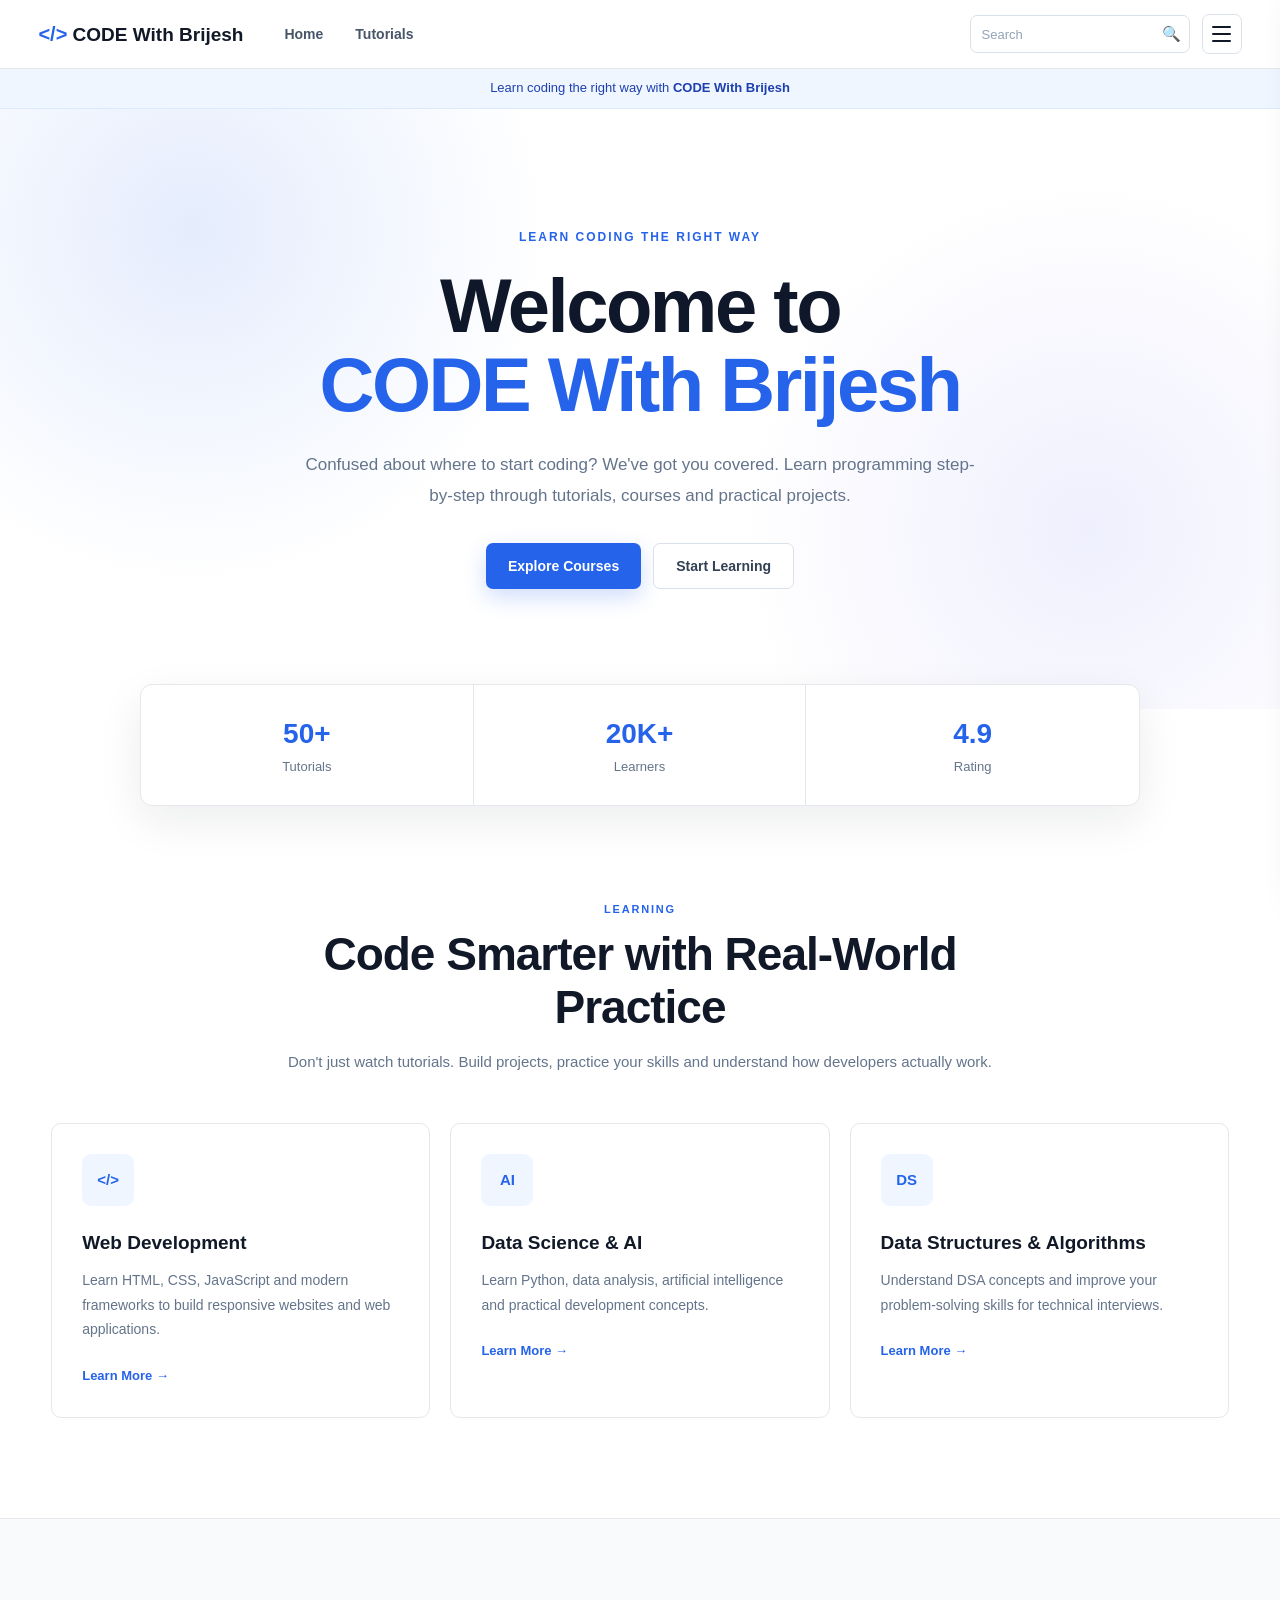
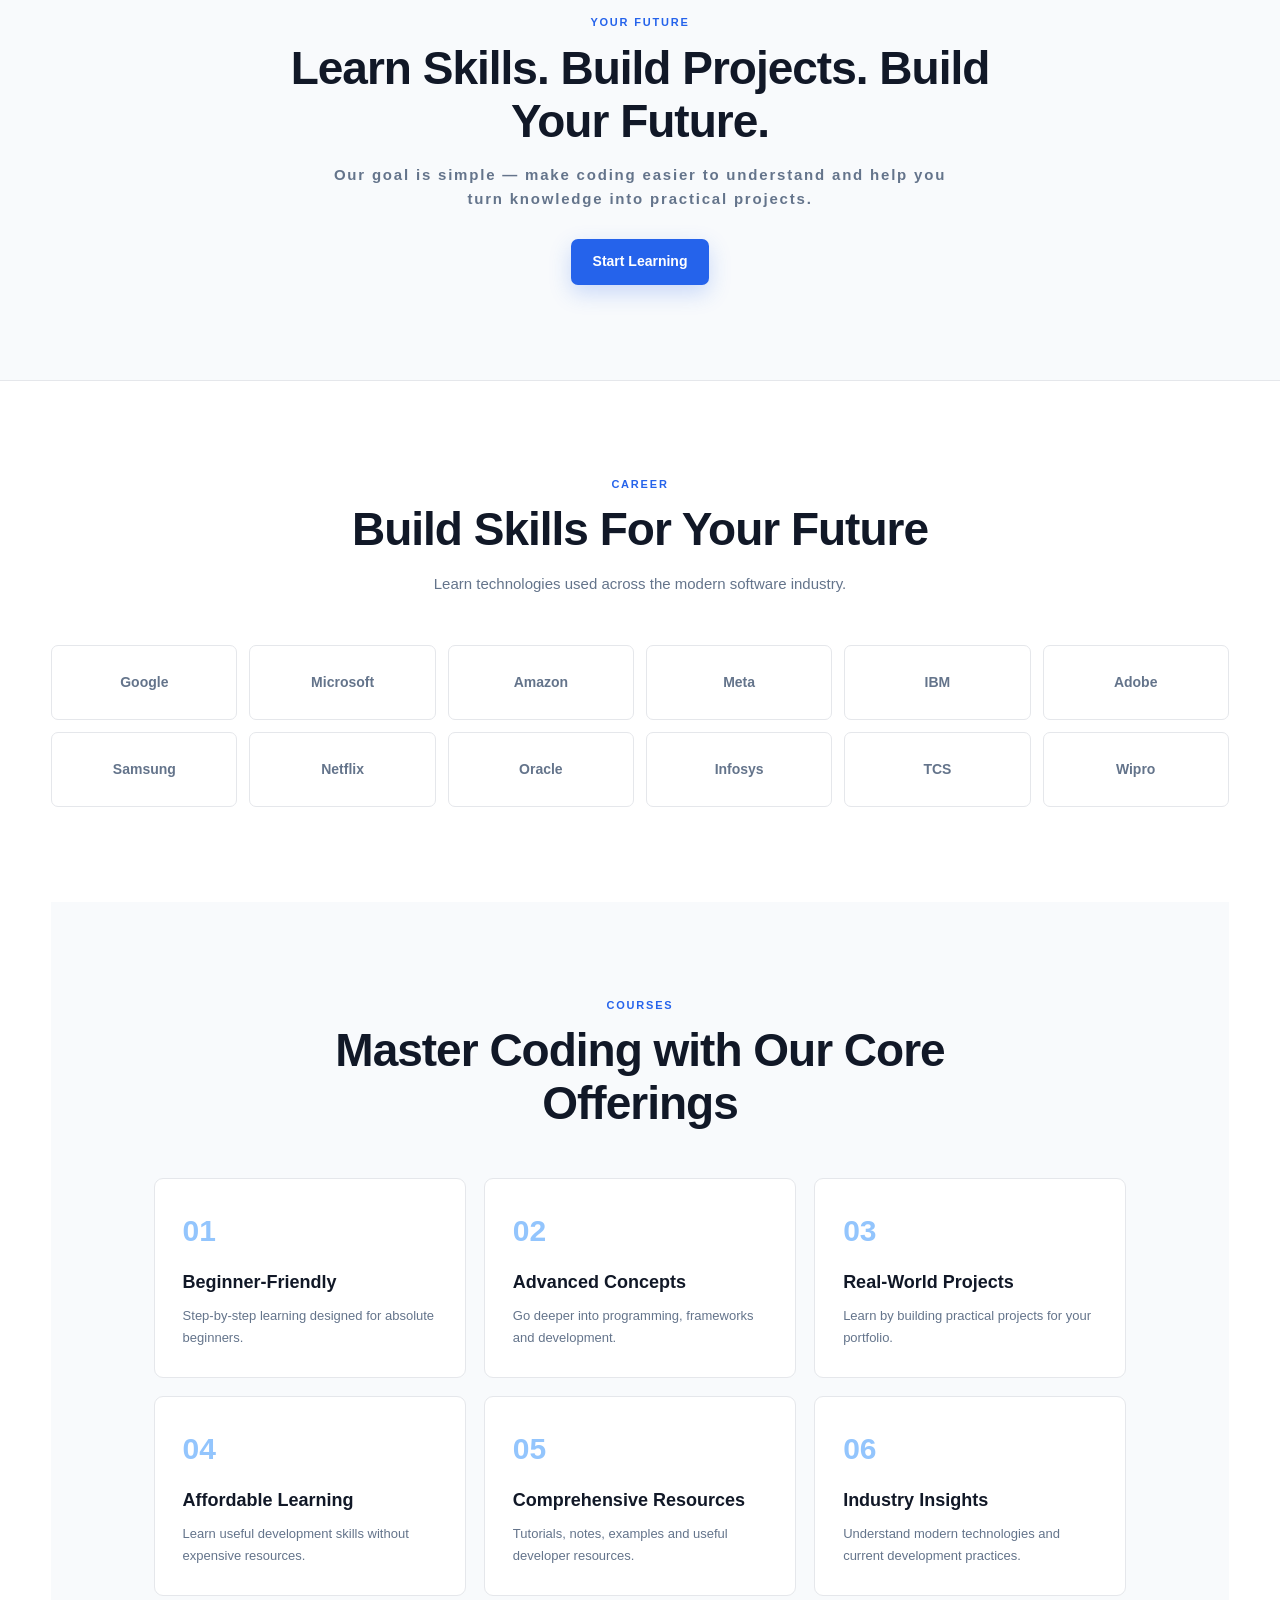
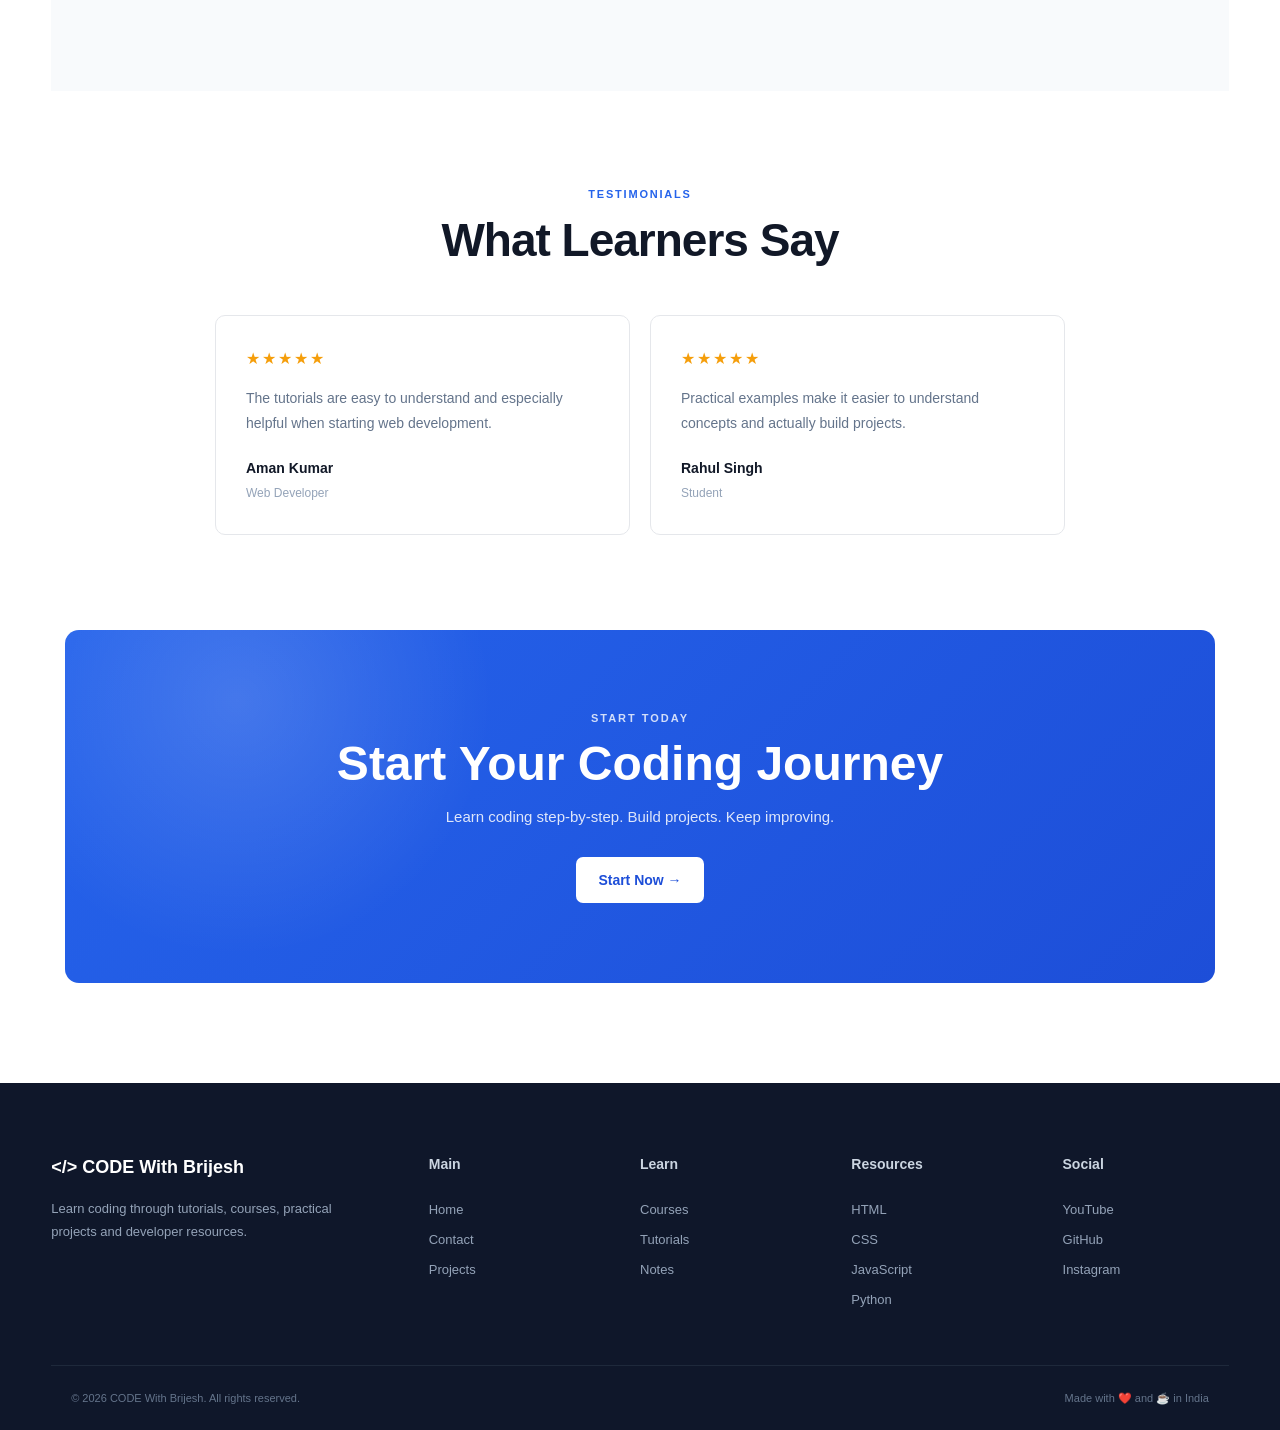
<file: index.html>
<!DOCTYPE html>
<html lang="en">
<head>

    <meta charset="UTF-8">

    <meta name="viewport"
          content="width=device-width, initial-scale=1.0">

    <meta name="description"
          content="CODE With Brijesh - Learn coding, tutorials and practical development skills.">

    <title>CODE With Brijesh</title>

    <link rel="stylesheet" href="style.css">

</head>

<body>

<!-- =====================================================
     HEADER
===================================================== -->

<header class="header">

    <div class="header-inner">

        <a href="index.html" class="brand">
            <span>&lt;/&gt;</span>
            CODE With Brijesh
        </a>

        <nav class="main-nav">

            <a href="index.html">
                Home
            </a>

            <a href="tutorials.html">
                Tutorials
            </a>

        </nav>

        <div class="header-right">

            <div class="search">

                <input
                    type="text"
                    id="searchInput"
                    placeholder="Search">

                <button id="searchBtn">
                    🔍
                </button>

            </div>

            <button
                class="menu-button"
                id="menuButton">

                <span></span>
                <span></span>
                <span></span>

            </button>

        </div>

    </div>

</header>


<!-- =====================================================
     MOBILE MENU
===================================================== -->

<aside class="side-menu" id="sideMenu">

    <div class="side-menu-top">

        <strong>
            CODE With Brijesh
        </strong>

        <button id="closeMenu">
            ×
        </button>

    </div>


    <div class="side-links">

        <a href="index.html">
            Home
        </a>

        <a href="tutorials.html">
            Tutorials
        </a>

        <a href="courses.html">
            Courses
        </a>

        <a href="notes.html">
            Notes
        </a>

        <a href="projects.html">
            Projects
        </a>

        <a href="contact.html">
            Contact
        </a>

    </div>


    <div class="side-theme">

        <span>
            Dark Mode
        </span>

        <label class="toggle">

            <input
                type="checkbox"
                id="darkMode">

            <span class="toggle-slider"></span>

        </label>

    </div>

</aside>


<div
    class="menu-overlay"
    id="menuOverlay">
</div>


<!-- =====================================================
     SALE / ANNOUNCEMENT BAR
===================================================== -->

<div class="announcement">

    Learn coding the right way with
    <strong>CODE With Brijesh</strong>

</div>


<!-- =====================================================
     HERO
===================================================== -->

<section class="hero">

    <div class="hero-overlay"></div>

    <div class="hero-content">

        <p class="hero-small">
            LEARN CODING THE RIGHT WAY
        </p>

        <h1>
            Welcome to
            <span>CODE With Brijesh</span>
        </h1>

        <p class="hero-text">

            Confused about where to start coding?
            We've got you covered. Learn programming
            step-by-step through tutorials, courses
            and practical projects.

        </p>


        <div class="hero-buttons">

            <a
                href="courses.html"
                class="primary-button">

                Explore Courses

            </a>


            <a
                href="tutorials.html"
                class="secondary-button">

                Start Learning

            </a>

        </div>

    </div>

</section>


<!-- =====================================================
     STATS
===================================================== -->

<section class="stats">

    <div class="stat">

        <strong>
            50+
        </strong>

        <span>
            Tutorials
        </span>

    </div>


    <div class="stat">

        <strong>
            20K+
        </strong>

        <span>
            Learners
        </span>

    </div>


    <div class="stat">

        <strong>
            4.9
        </strong>

        <span>
            Rating
        </span>

    </div>

</section>


<!-- =====================================================
     REAL WORLD PRACTICE
===================================================== -->

<section class="practice section">

    <div class="section-title">

        <p>
            LEARNING
        </p>

        <h2>
            Code Smarter with
            Real-World Practice
        </h2>

        <span>

            Don't just watch tutorials.
            Build projects, practice your skills
            and understand how developers actually
            work.

        </span>

    </div>


    <div class="practice-grid">


        <article class="practice-card">

            <div class="practice-icon">
                &lt;/&gt;
            </div>

            <h3>
                Web Development
            </h3>

            <p>

                Learn HTML, CSS, JavaScript and
                modern frameworks to build responsive
                websites and web applications.

            </p>

            <a href="tutorials.html">
                Learn More →
            </a>

        </article>


        <article class="practice-card">

            <div class="practice-icon">
                AI
            </div>

            <h3>
                Data Science & AI
            </h3>

            <p>

                Learn Python, data analysis,
                artificial intelligence and
                practical development concepts.

            </p>

            <a href="tutorials.html">
                Learn More →
            </a>

        </article>


        <article class="practice-card">

            <div class="practice-icon">
                DS
            </div>

            <h3>
                Data Structures & Algorithms
            </h3>

            <p>

                Understand DSA concepts and improve
                your problem-solving skills for
                technical interviews.

            </p>

            <a href="tutorials.html">
                Learn More →
            </a>

        </article>


    </div>

</section>


<!-- =====================================================
     FUTURE / CAREER
===================================================== -->

<section class="career section">

    <div class="career-content">

        <p class="section-label">
            YOUR FUTURE
        </p>

        <h2>
            Learn Skills.
            Build Projects.
            Build Your Future.
        </h2>

        <p>

            Our goal is simple — make coding easier
            to understand and help you turn knowledge
            into practical projects.

        </p>

        <a
            href="tutorials.html"
            class="primary-button">

            Start Learning

        </a>

    </div>

</section>


<!-- =====================================================
     COMPANIES
===================================================== -->

<section class="companies section">

    <div class="section-title">

        <p>
            CAREER
        </p>

        <h2>
            Build Skills For Your Future
        </h2>

        <span>
            Learn technologies used across the
            modern software industry.
        </span>

    </div>


    <div class="company-grid">

        <div>Google</div>
        <div>Microsoft</div>
        <div>Amazon</div>
        <div>Meta</div>
        <div>IBM</div>
        <div>Adobe</div>
        <div>Samsung</div>
        <div>Netflix</div>
        <div>Oracle</div>
        <div>Infosys</div>
        <div>TCS</div>
        <div>Wipro</div>

    </div>

</section>


<!-- =====================================================
     CORE OFFERINGS
===================================================== -->

<section class="offerings section">

    <div class="section-title">

        <p>
            COURSES
        </p>

        <h2>
            Master Coding with Our
            Core Offerings
        </h2>

    </div>


    <div class="offer-grid">


        <article>

            <span>
                01
            </span>

            <h3>
                Beginner-Friendly
            </h3>

            <p>

                Step-by-step learning designed
                for absolute beginners.

            </p>

        </article>


        <article>

            <span>
                02
            </span>

            <h3>
                Advanced Concepts
            </h3>

            <p>

                Go deeper into programming,
                frameworks and development.

            </p>

        </article>


        <article>

            <span>
                03
            </span>

            <h3>
                Real-World Projects
            </h3>

            <p>

                Learn by building practical
                projects for your portfolio.

            </p>

        </article>


        <article>

            <span>
                04
            </span>

            <h3>
                Affordable Learning
            </h3>

            <p>

                Learn useful development skills
                without expensive resources.

            </p>

        </article>


        <article>

            <span>
                05
            </span>

            <h3>
                Comprehensive Resources
            </h3>

            <p>

                Tutorials, notes, examples and
                useful developer resources.

            </p>

        </article>


        <article>

            <span>
                06
            </span>

            <h3>
                Industry Insights
            </h3>

            <p>

                Understand modern technologies
                and current development practices.

            </p>

        </article>


    </div>

</section>


<!-- =====================================================
     TESTIMONIALS
===================================================== -->

<section class="testimonials section">

    <div class="section-title">

        <p>
            TESTIMONIALS
        </p>

        <h2>
            What Learners Say
        </h2>

    </div>


    <div class="testimonial-grid">


        <article class="testimonial">

            <div class="stars">
                ★★★★★
            </div>

            <p>

                The tutorials are easy to understand
                and especially helpful when starting
                web development.

            </p>

            <strong>
                Aman Kumar
            </strong>

            <span>
                Web Developer
            </span>

        </article>


        <article class="testimonial">

            <div class="stars">
                ★★★★★
            </div>

            <p>

                Practical examples make it easier
                to understand concepts and actually
                build projects.

            </p>

            <strong>
                Rahul Singh
            </strong>

            <span>
                Student
            </span>

        </article>


    </div>

</section>


<!-- =====================================================
     FINAL CTA
===================================================== -->

<section class="journey">

    <div>

        <p>
            START TODAY
        </p>

        <h2>
            Start Your Coding Journey
        </h2>

        <span>

            Learn coding step-by-step.
            Build projects.
            Keep improving.

        </span>


        <a
            href="tutorials.html"
            class="journey-button">

            Start Now →

        </a>

    </div>

</section>


<!-- =====================================================
     FOOTER
===================================================== -->

<footer class="footer">

    <div class="footer-grid">


        <div class="footer-about">

            <a
                href="index.html"
                class="footer-logo">

                &lt;/&gt;
                CODE With Brijesh

            </a>

            <p>

                Learn coding through tutorials,
                courses, practical projects and
                developer resources.

            </p>

        </div>


        <div>

            <h3>
                Main
            </h3>

            <a href="index.html">
                Home
            </a>

            <a href="contact.html">
                Contact
            </a>

            <a href="projects.html">
                Projects
            </a>

        </div>


        <div>

            <h3>
                Learn
            </h3>

            <a href="courses.html">
                Courses
            </a>

            <a href="tutorials.html">
                Tutorials
            </a>

            <a href="notes.html">
                Notes
            </a>

        </div>


        <div>

            <h3>
                Resources
            </h3>

            <a href="#">
                HTML
            </a>

            <a href="#">
                CSS
            </a>

            <a href="#">
                JavaScript
            </a>

            <a href="#">
                Python
            </a>

        </div>


        <div>

            <h3>
                Social
            </h3>

            <a href="#">
                YouTube
            </a>

            <a href="#">
                GitHub
            </a>

            <a href="#">
                Instagram
            </a>

        </div>


    </div>


    <div class="footer-bottom">

        <span>
            © 2026 CODE With Brijesh.
            All rights reserved.
        </span>

        <span>
            Made with ❤️ and ☕ in India
        </span>

    </div>

</footer>


<script src="script.js"></script>

</body>
</html>
</file>
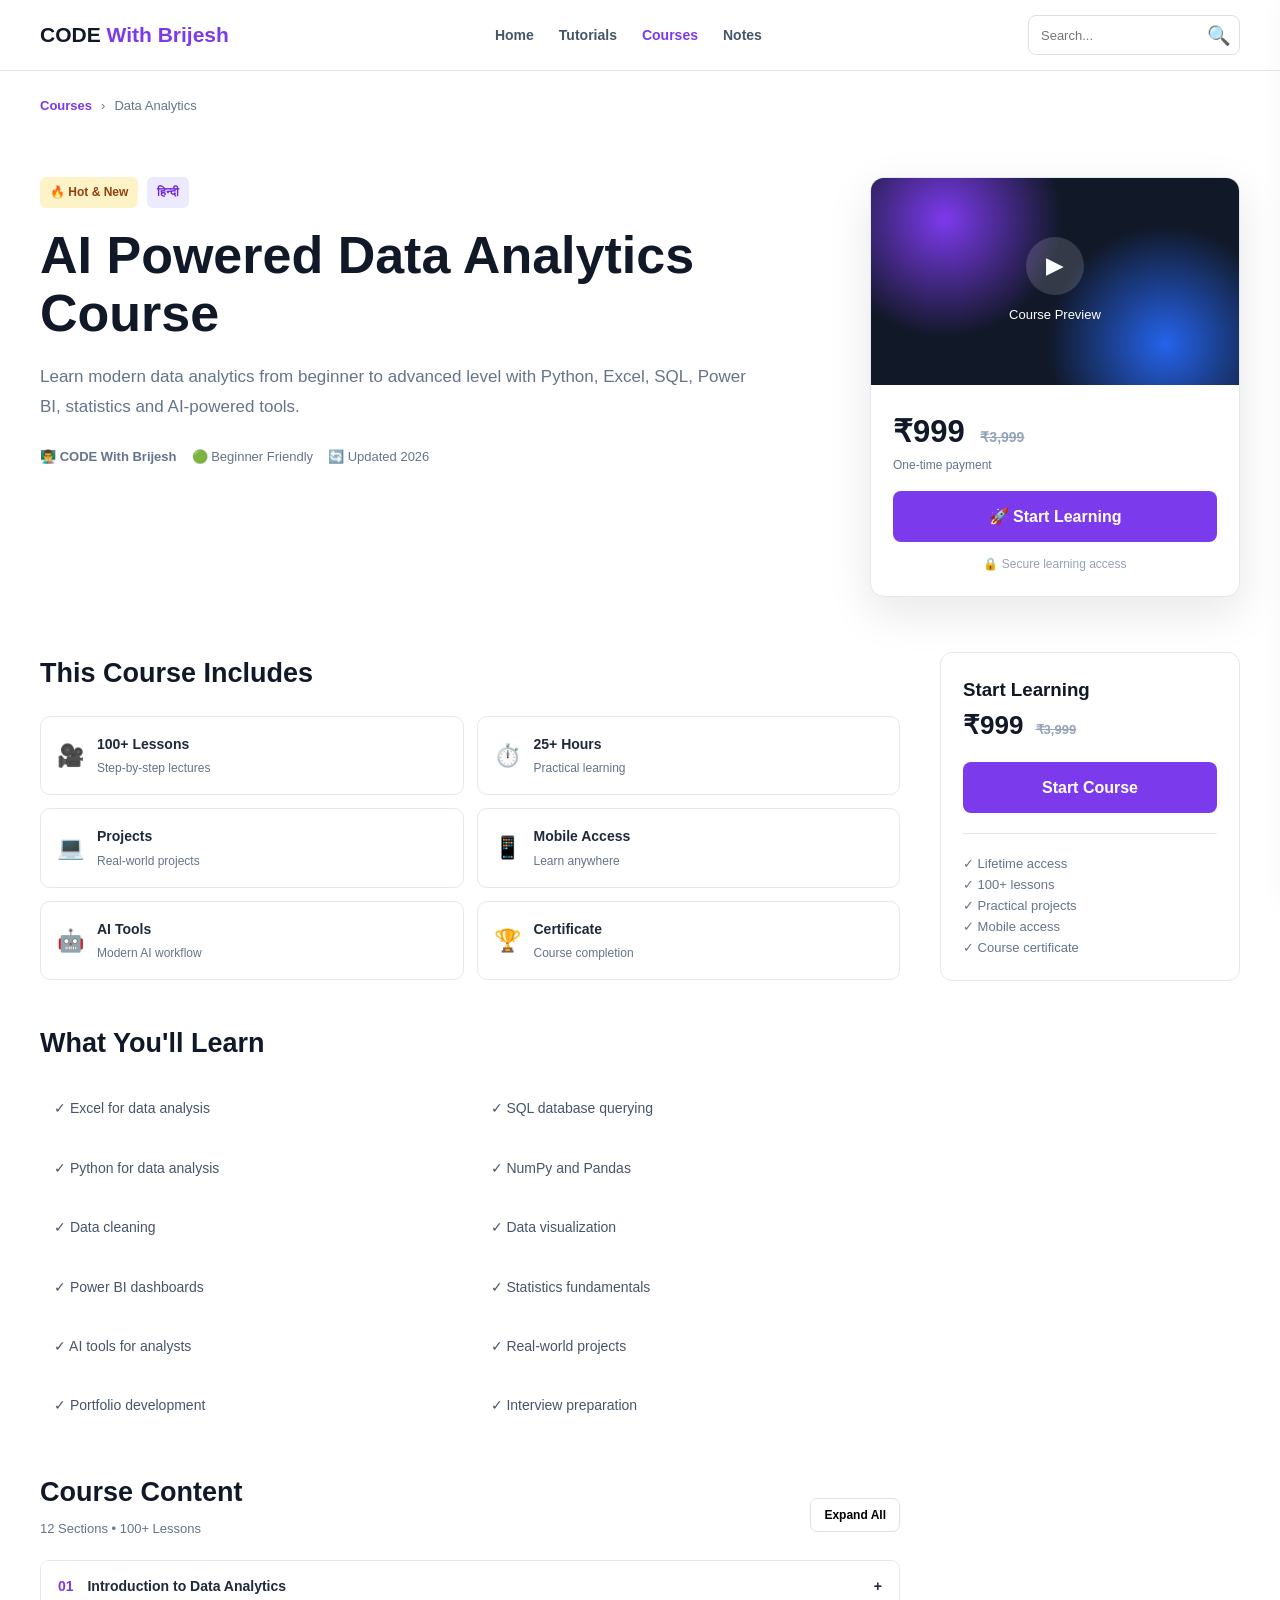
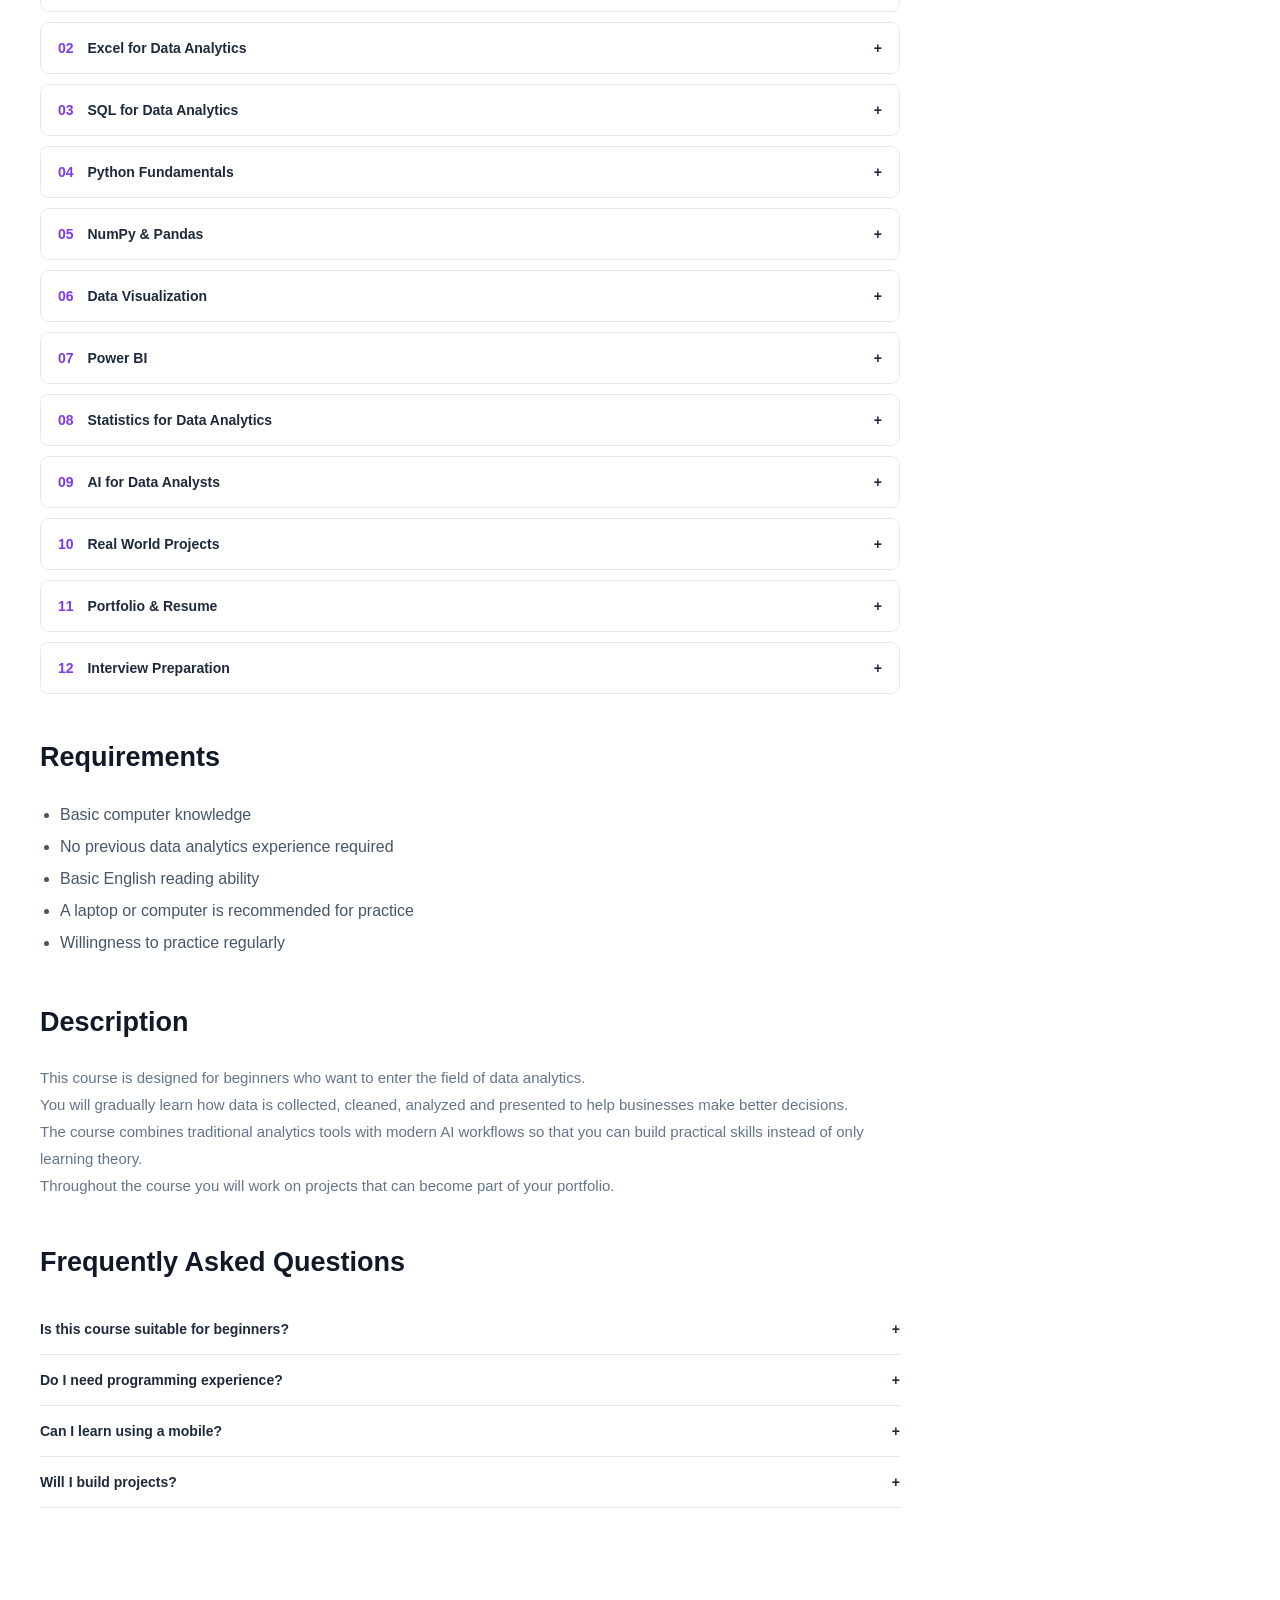
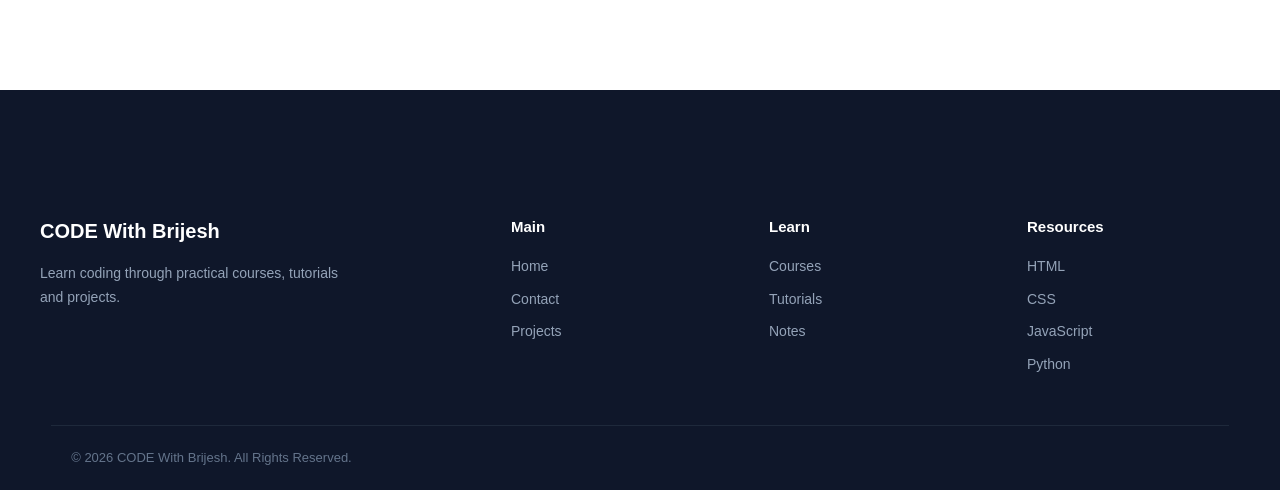
<file: course-data-analytics.html>
<!DOCTYPE html>
<html lang="en">

<head>
    <meta charset="UTF-8">

    <meta name="viewport"
          content="width=device-width, initial-scale=1.0">

    <meta name="description"
          content="AI Powered Data Analytics Course - CODE With Brijesh">

    <title>AI Powered Data Analytics Course - CODE With Brijesh</title>

    <link rel="stylesheet" href="style.css">
</head>

<body>


<!-- =====================================================
     HEADER
===================================================== -->

<header class="header">

    <div class="nav-container">

        <a href="index.html" class="logo">
            CODE <span>With Brijesh</span>
        </a>


        <nav class="desktop-nav">

            <a href="index.html">
                Home
            </a>

            <a href="tutorials.html">
                Tutorials
            </a>

            <a href="courses.html" class="active">
                Courses
            </a>

            <a href="notes.html">
                Notes
            </a>

        </nav>


        <div class="nav-right">

            <div class="search-box">

                <input
                    type="search"
                    placeholder="Search..."
                    id="siteSearch">

                <button>
                    🔍
                </button>

            </div>


            <button
                class="menu-toggle"
                id="menuToggle">

                <span></span>
                <span></span>
                <span></span>

            </button>

        </div>

    </div>

</header>



<!-- =====================================================
     SIDE MENU
===================================================== -->

<aside class="side-menu" id="sideMenu">

    <button
        class="close-menu"
        id="closeMenu">

        ×

    </button>


    <div class="side-menu-logo">

        CODE
        <span>With Brijesh</span>

    </div>


    <a href="index.html">
        Home
    </a>

    <a href="tutorials.html">
        Tutorials
    </a>

    <a href="courses.html">
        Courses
    </a>

    <a href="notes.html">
        Notes
    </a>

    <a href="projects.html">
        Projects
    </a>

    <a href="contact.html">
        Contact
    </a>


    <div class="side-divider"></div>


    <button
        class="dark-mode-btn"
        id="darkModeBtn">

        🌙 Dark Mode

    </button>

</aside>


<div
    class="menu-overlay"
    id="menuOverlay">
</div>



<!-- =====================================================
     COURSE PAGE
===================================================== -->

<main class="course-detail-page">


    <!-- =================================================
         BREADCRUMB
    ================================================= -->

    <div class="course-breadcrumb">

        <a href="courses.html">
            Courses
        </a>

        <span>›</span>

        <span>
            Data Analytics
        </span>

    </div>



    <!-- =================================================
         COURSE HERO
    ================================================= -->

    <section class="course-hero">

        <div class="course-hero-left">


            <div class="course-badges">

                <span class="badge-hot">
                    🔥 Hot & New
                </span>

                <span class="badge-language">
                    हिन्दी
                </span>

            </div>


            <h1>
                AI Powered Data Analytics
                Course
            </h1>


            <p class="course-short-description">

                Learn modern data analytics from
                beginner to advanced level with
                Python, Excel, SQL, Power BI,
                statistics and AI-powered tools.

            </p>


            <div class="course-info">

                <span>
                    👨‍🏫
                    <strong>CODE With Brijesh</strong>
                </span>

                <span>
                    🟢 Beginner Friendly
                </span>

                <span>
                    🔄 Updated 2026
                </span>

            </div>


        </div>



        <!-- =============================================
             COURSE PURCHASE CARD
        ============================================== -->

        <div class="course-buy-card">


            <div class="course-preview">

                <div class="preview-content">

                    <span>
                        ▶
                    </span>

                    <p>
                        Course Preview
                    </p>

                </div>

            </div>


            <div class="buy-content">

                <div class="price">

                    ₹999

                    <del>
                        ₹3,999
                    </del>

                </div>


                <p class="price-note">
                    One-time payment
                </p>


                <a
                    href="#course-content"
                    class="buy-btn">

                    🚀 Start Learning

                </a>


                <div class="secure-note">

                    🔒 Secure learning access

                </div>

            </div>

        </div>

    </section>



    <!-- =================================================
         MAIN CONTENT + SIDEBAR
    ================================================= -->

    <div class="course-layout">


        <!-- =============================================
             LEFT CONTENT
        ============================================== -->

        <div class="course-main">


            <!-- COURSE INCLUDES -->

            <section class="course-section">

                <h2>
                    This Course Includes
                </h2>


                <div class="includes-grid">


                    <div class="include-item">

                        <span class="include-icon">
                            🎥
                        </span>

                        <div>

                            <strong>
                                100+ Lessons
                            </strong>

                            <small>
                                Step-by-step lectures
                            </small>

                        </div>

                    </div>


                    <div class="include-item">

                        <span class="include-icon">
                            ⏱️
                        </span>

                        <div>

                            <strong>
                                25+ Hours
                            </strong>

                            <small>
                                Practical learning
                            </small>

                        </div>

                    </div>


                    <div class="include-item">

                        <span class="include-icon">
                            💻
                        </span>

                        <div>

                            <strong>
                                Projects
                            </strong>

                            <small>
                                Real-world projects
                            </small>

                        </div>

                    </div>


                    <div class="include-item">

                        <span class="include-icon">
                            📱
                        </span>

                        <div>

                            <strong>
                                Mobile Access
                            </strong>

                            <small>
                                Learn anywhere
                            </small>

                        </div>

                    </div>


                    <div class="include-item">

                        <span class="include-icon">
                            🤖
                        </span>

                        <div>

                            <strong>
                                AI Tools
                            </strong>

                            <small>
                                Modern AI workflow
                            </small>

                        </div>

                    </div>


                    <div class="include-item">

                        <span class="include-icon">
                            🏆
                        </span>

                        <div>

                            <strong>
                                Certificate
                            </strong>

                            <small>
                                Course completion
                            </small>

                        </div>

                    </div>


                </div>

            </section>



            <!-- =================================================
                 WHAT YOU WILL LEARN
            ================================================= -->

            <section class="course-section">

                <h2>
                    What You'll Learn
                </h2>


                <div class="learn-grid">


                    <div>
                        ✓ Excel for data analysis
                    </div>

                    <div>
                        ✓ SQL database querying
                    </div>

                    <div>
                        ✓ Python for data analysis
                    </div>

                    <div>
                        ✓ NumPy and Pandas
                    </div>

                    <div>
                        ✓ Data cleaning
                    </div>

                    <div>
                        ✓ Data visualization
                    </div>

                    <div>
                        ✓ Power BI dashboards
                    </div>

                    <div>
                        ✓ Statistics fundamentals
                    </div>

                    <div>
                        ✓ AI tools for analysts
                    </div>

                    <div>
                        ✓ Real-world projects
                    </div>

                    <div>
                        ✓ Portfolio development
                    </div>

                    <div>
                        ✓ Interview preparation
                    </div>

                </div>

            </section>



            <!-- =================================================
                 COURSE CONTENT
            ================================================= -->

            <section
                class="course-section"
                id="course-content">

                <div class="content-heading">

                    <div>

                        <h2>
                            Course Content
                        </h2>

                        <p>
                            12 Sections • 100+ Lessons
                        </p>

                    </div>

                    <button
                        class="expand-all"
                        id="expandAll">

                        Expand All

                    </button>

                </div>



                <div class="course-accordion">


                    <!-- SECTION 1 -->

                    <div class="accordion-item">

                        <button class="accordion-header">

                            <span>

                                <b>
                                    01
                                </b>

                                Introduction to Data Analytics

                            </span>

                            <span>
                                +
                            </span>

                        </button>


                        <div class="accordion-body">

                            <div>
                                ▶ What is Data Analytics?
                            </div>

                            <div>
                                ▶ Types of Data Analytics
                            </div>

                            <div>
                                ▶ Data Analyst Career
                            </div>

                            <div>
                                ▶ Tools used by Data Analysts
                            </div>

                            <div>
                                ▶ Complete learning roadmap
                            </div>

                        </div>

                    </div>



                    <!-- SECTION 2 -->

                    <div class="accordion-item">

                        <button class="accordion-header">

                            <span>

                                <b>
                                    02
                                </b>

                                Excel for Data Analytics

                            </span>

                            <span>
                                +
                            </span>

                        </button>


                        <div class="accordion-body">

                            <div>
                                ▶ Excel fundamentals
                            </div>

                            <div>
                                ▶ Formulas and functions
                            </div>

                            <div>
                                ▶ Sorting and filtering
                            </div>

                            <div>
                                ▶ Pivot tables
                            </div>

                            <div>
                                ▶ Charts and dashboards
                            </div>

                            <div>
                                ▶ Excel analytics project
                            </div>

                        </div>

                    </div>



                    <!-- SECTION 3 -->

                    <div class="accordion-item">

                        <button class="accordion-header">

                            <span>

                                <b>
                                    03
                                </b>

                                SQL for Data Analytics

                            </span>

                            <span>
                                +
                            </span>

                        </button>


                        <div class="accordion-body">

                            <div>
                                ▶ SQL introduction
                            </div>

                            <div>
                                ▶ SELECT queries
                            </div>

                            <div>
                                ▶ WHERE and ORDER BY
                            </div>

                            <div>
                                ▶ GROUP BY
                            </div>

                            <div>
                                ▶ JOIN operations
                            </div>

                            <div>
                                ▶ Subqueries
                            </div>

                            <div>
                                ▶ SQL analytics project
                            </div>

                        </div>

                    </div>



                    <!-- SECTION 4 -->

                    <div class="accordion-item">

                        <button class="accordion-header">

                            <span>

                                <b>
                                    04
                                </b>

                                Python Fundamentals

                            </span>

                            <span>
                                +
                            </span>

                        </button>


                        <div class="accordion-body">

                            <div>
                                ▶ Python setup
                            </div>

                            <div>
                                ▶ Variables and data types
                            </div>

                            <div>
                                ▶ Conditions
                            </div>

                            <div>
                                ▶ Loops
                            </div>

                            <div>
                                ▶ Functions
                            </div>

                            <div>
                                ▶ Lists and dictionaries
                            </div>

                        </div>

                    </div>



                    <!-- SECTION 5 -->

                    <div class="accordion-item">

                        <button class="accordion-header">

                            <span>

                                <b>
                                    05
                                </b>

                                NumPy & Pandas

                            </span>

                            <span>
                                +
                            </span>

                        </button>


                        <div class="accordion-body">

                            <div>
                                ▶ NumPy basics
                            </div>

                            <div>
                                ▶ Pandas introduction
                            </div>

                            <div>
                                ▶ DataFrames
                            </div>

                            <div>
                                ▶ Data cleaning
                            </div>

                            <div>
                                ▶ Missing values
                            </div>

                            <div>
                                ▶ Data transformation
                            </div>

                        </div>

                    </div>



                    <!-- SECTION 6 -->

                    <div class="accordion-item">

                        <button class="accordion-header">

                            <span>

                                <b>
                                    06
                                </b>

                                Data Visualization

                            </span>

                            <span>
                                +
                            </span>

                        </button>


                        <div class="accordion-body">

                            <div>
                                ▶ Charts fundamentals
                            </div>

                            <div>
                                ▶ Matplotlib
                            </div>

                            <div>
                                ▶ Seaborn
                            </div>

                            <div>
                                ▶ Choosing the right chart
                            </div>

                            <div>
                                ▶ Data storytelling
                            </div>

                        </div>

                    </div>



                    <!-- SECTION 7 -->

                    <div class="accordion-item">

                        <button class="accordion-header">

                            <span>

                                <b>
                                    07
                                </b>

                                Power BI

                            </span>

                            <span>
                                +
                            </span>

                        </button>


                        <div class="accordion-body">

                            <div>
                                ▶ Power BI introduction
                            </div>

                            <div>
                                ▶ Importing data
                            </div>

                            <div>
                                ▶ Data modeling
                            </div>

                            <div>
                                ▶ DAX basics
                            </div>

                            <div>
                                ▶ Interactive dashboards
                            </div>

                            <div>
                                ▶ Power BI project
                            </div>

                        </div>

                    </div>



                    <!-- SECTION 8 -->

                    <div class="accordion-item">

                        <button class="accordion-header">

                            <span>

                                <b>
                                    08
                                </b>

                                Statistics for Data Analytics

                            </span>

                            <span>
                                +
                            </span>

                        </button>


                        <div class="accordion-body">

                            <div>
                                ▶ Mean, Median and Mode
                            </div>

                            <div>
                                ▶ Variance and Standard Deviation
                            </div>

                            <div>
                                ▶ Probability basics
                            </div>

                            <div>
                                ▶ Correlation
                            </div>

                            <div>
                                ▶ Practical statistics
                            </div>

                        </div>

                    </div>



                    <!-- SECTION 9 -->

                    <div class="accordion-item">

                        <button class="accordion-header">

                            <span>

                                <b>
                                    09
                                </b>

                                AI for Data Analysts

                            </span>

                            <span>
                                +
                            </span>

                        </button>


                        <div class="accordion-body">

                            <div>
                                ▶ AI fundamentals
                            </div>

                            <div>
                                ▶ AI-assisted analysis
                            </div>

                            <div>
                                ▶ Prompt engineering
                            </div>

                            <div>
                                ▶ Automated reporting
                            </div>

                            <div>
                                ▶ AI productivity workflow
                            </div>

                        </div>

                    </div>



                    <!-- SECTION 10 -->

                    <div class="accordion-item">

                        <button class="accordion-header">

                            <span>

                                <b>
                                    10
                                </b>

                                Real World Projects

                            </span>

                            <span>
                                +
                            </span>

                        </button>


                        <div class="accordion-body">

                            <div>
                                ▶ Sales analytics project
                            </div>

                            <div>
                                ▶ Customer analysis project
                            </div>

                            <div>
                                ▶ Business dashboard
                            </div>

                            <div>
                                ▶ Complete portfolio project
                            </div>

                        </div>

                    </div>



                    <!-- SECTION 11 -->

                    <div class="accordion-item">

                        <button class="accordion-header">

                            <span>

                                <b>
                                    11
                                </b>

                                Portfolio & Resume

                            </span>

                            <span>
                                +
                            </span>

                        </button>


                        <div class="accordion-body">

                            <div>
                                ▶ Data analyst portfolio
                            </div>

                            <div>
                                ▶ GitHub projects
                            </div>

                            <div>
                                ▶ Resume preparation
                            </div>

                            <div>
                                ▶ LinkedIn profile
                            </div>

                        </div>

                    </div>



                    <!-- SECTION 12 -->

                    <div class="accordion-item">

                        <button class="accordion-header">

                            <span>

                                <b>
                                    12
                                </b>

                                Interview Preparation

                            </span>

                            <span>
                                +
                            </span>

                        </button>


                        <div class="accordion-body">

                            <div>
                                ▶ Technical questions
                            </div>

                            <div>
                                ▶ SQL interview practice
                            </div>

                            <div>
                                ▶ Excel interview practice
                            </div>

                            <div>
                                ▶ Project discussion
                            </div>

                            <div>
                                ▶ Mock interview preparation
                            </div>

                        </div>

                    </div>


                </div>

            </section>



            <!-- =================================================
                 REQUIREMENTS
            ================================================= -->

            <section class="course-section">

                <h2>
                    Requirements
                </h2>

                <ul class="requirements-list">

                    <li>
                        Basic computer knowledge
                    </li>

                    <li>
                        No previous data analytics
                        experience required
                    </li>

                    <li>
                        Basic English reading ability
                    </li>

                    <li>
                        A laptop or computer is
                        recommended for practice
                    </li>

                    <li>
                        Willingness to practice
                        regularly
                    </li>

                </ul>

            </section>



            <!-- =================================================
                 DESCRIPTION
            ================================================= -->

            <section class="course-section">

                <h2>
                    Description
                </h2>


                <div class="course-description-full">

                    <p>
                        This course is designed for beginners
                        who want to enter the field of data
                        analytics.
                    </p>

                    <p>
                        You will gradually learn how data is
                        collected, cleaned, analyzed and
                        presented to help businesses make
                        better decisions.
                    </p>

                    <p>
                        The course combines traditional
                        analytics tools with modern AI
                        workflows so that you can build
                        practical skills instead of only
                        learning theory.
                    </p>

                    <p>
                        Throughout the course you will work
                        on projects that can become part of
                        your portfolio.
                    </p>

                </div>

            </section>



            <!-- =================================================
                 FAQ
            ================================================= -->

            <section class="course-section">

                <h2>
                    Frequently Asked Questions
                </h2>


                <div class="faq-container">


                    <div class="faq-item">

                        <button class="faq-question">

                            Is this course suitable
                            for beginners?

                            <span>
                                +
                            </span>

                        </button>


                        <div class="faq-answer">

                            Yes. The course starts from
                            the fundamentals and gradually
                            moves toward practical projects.

                        </div>

                    </div>



                    <div class="faq-item">

                        <button class="faq-question">

                            Do I need programming
                            experience?

                            <span>
                                +
                            </span>

                        </button>


                        <div class="faq-answer">

                            No previous programming
                            experience is required.
                            Python is taught from the basics.

                        </div>

                    </div>



                    <div class="faq-item">

                        <button class="faq-question">

                            Can I learn using a mobile?

                            <span>
                                +
                            </span>

                        </button>


                        <div class="faq-answer">

                            You can watch the lessons on
                            mobile, but a laptop or computer
                            is recommended for practical
                            exercises.

                        </div>

                    </div>



                    <div class="faq-item">

                        <button class="faq-question">

                            Will I build projects?

                            <span>
                                +
                            </span>

                        </button>


                        <div class="faq-answer">

                            Yes. The course includes
                            practical analytics projects
                            that can be used in your portfolio.

                        </div>

                    </div>


                </div>

            </section>


        </div>



        <!-- =============================================
             RIGHT SIDEBAR
        ============================================== -->

        <aside class="course-sidebar">


            <div class="sidebar-card">

                <h3>
                    Start Learning
                </h3>


                <div class="sidebar-price">

                    ₹999

                    <del>
                        ₹3,999
                    </del>

                </div>


                <a
                    href="#course-content"
                    class="sidebar-btn">

                    Start Course

                </a>


                <div class="sidebar-line"></div>


                <p>
                    ✓ Lifetime access
                </p>

                <p>
                    ✓ 100+ lessons
                </p>

                <p>
                    ✓ Practical projects
                </p>

                <p>
                    ✓ Mobile access
                </p>

                <p>
                    ✓ Course certificate
                </p>

            </div>


        </aside>


    </div>

</main>



<!-- =====================================================
     FOOTER
===================================================== -->

<footer class="footer">

    <div class="footer-container">


        <div class="footer-column">

            <h3>
                CODE With Brijesh
            </h3>

            <p>
                Learn coding through practical
                courses, tutorials and projects.
            </p>

        </div>


        <div class="footer-column">

            <h4>
                Main
            </h4>

            <a href="index.html">
                Home
            </a>

            <a href="contact.html">
                Contact
            </a>

            <a href="projects.html">
                Projects
            </a>

        </div>


        <div class="footer-column">

            <h4>
                Learn
            </h4>

            <a href="courses.html">
                Courses
            </a>

            <a href="tutorials.html">
                Tutorials
            </a>

            <a href="notes.html">
                Notes
            </a>

        </div>


        <div class="footer-column">

            <h4>
                Resources
            </h4>

            <a href="#">
                HTML
            </a>

            <a href="#">
                CSS
            </a>

            <a href="#">
                JavaScript
            </a>

            <a href="#">
                Python
            </a>

        </div>


    </div>


    <div class="footer-bottom">

        <p>
            © 2026 CODE With Brijesh.
            All Rights Reserved.
        </p>

    </div>

</footer>



<!-- =====================================================
     JAVASCRIPT
===================================================== -->

<script>

/* =====================================================
   MOBILE MENU
===================================================== */

const menuToggle =
    document.getElementById("menuToggle");

const closeMenu =
    document.getElementById("closeMenu");

const sideMenu =
    document.getElementById("sideMenu");

const menuOverlay =
    document.getElementById("menuOverlay");


function openMenu() {

    sideMenu.classList.add("open");

    menuOverlay.classList.add("show");

}


function closeSideMenu() {

    sideMenu.classList.remove("open");

    menuOverlay.classList.remove("show");

}


if (menuToggle) {

    menuToggle.addEventListener(
        "click",
        openMenu
    );

}


if (closeMenu) {

    closeMenu.addEventListener(
        "click",
        closeSideMenu
    );

}


if (menuOverlay) {

    menuOverlay.addEventListener(
        "click",
        closeSideMenu
    );

}



/* =====================================================
   DARK MODE
===================================================== */

const darkModeBtn =
    document.getElementById("darkModeBtn");


if (
    localStorage.getItem("theme") === "dark"
) {

    document.body.classList.add("dark");

    if (darkModeBtn) {

        darkModeBtn.innerHTML =
            "☀️ Light Mode";

    }

}


if (darkModeBtn) {

    darkModeBtn.addEventListener(
        "click",
        () => {

            document.body.classList.toggle("dark");


            const dark =
                document.body.classList.contains("dark");


            localStorage.setItem(
                "theme",
                dark ? "dark" : "light"
            );


            darkModeBtn.innerHTML =
                dark
                    ? "☀️ Light Mode"
                    : "🌙 Dark Mode";

        }
    );

}



/* =====================================================
   COURSE ACCORDION
===================================================== */

const accordionHeaders =
    document.querySelectorAll(
        ".accordion-header"
    );


accordionHeaders.forEach(header => {

    header.addEventListener(
        "click",
        () => {

            const item =
                header.parentElement;

            const body =
                item.querySelector(
                    ".accordion-body"
                );


            const isOpen =
                item.classList.contains("open");


            document
                .querySelectorAll(".accordion-item")
                .forEach(other => {

                    other.classList.remove("open");

                });


            if (!isOpen) {

                item.classList.add("open");

            }

        }
    );

});



/* =====================================================
   EXPAND ALL
===================================================== */

const expandAll =
    document.getElementById("expandAll");


let allExpanded = false;


if (expandAll) {

    expandAll.addEventListener(
        "click",
        () => {

            const items =
                document.querySelectorAll(
                    ".accordion-item"
                );


            allExpanded =
                !allExpanded;


            items.forEach(item => {

                if (allExpanded) {

                    item.classList.add("open");

                } else {

                    item.classList.remove("open");

                }

            });


            expandAll.textContent =
                allExpanded
                    ? "Collapse All"
                    : "Expand All";

        }
    );

}



/* =====================================================
   FAQ
===================================================== */

const faqQuestions =
    document.querySelectorAll(
        ".faq-question"
    );


faqQuestions.forEach(question => {

    question.addEventListener(
        "click",
        () => {

            const item =
                question.parentElement;

            item.classList.toggle("open");

        }
    );

});

</script>


</body>
</html>
</file>
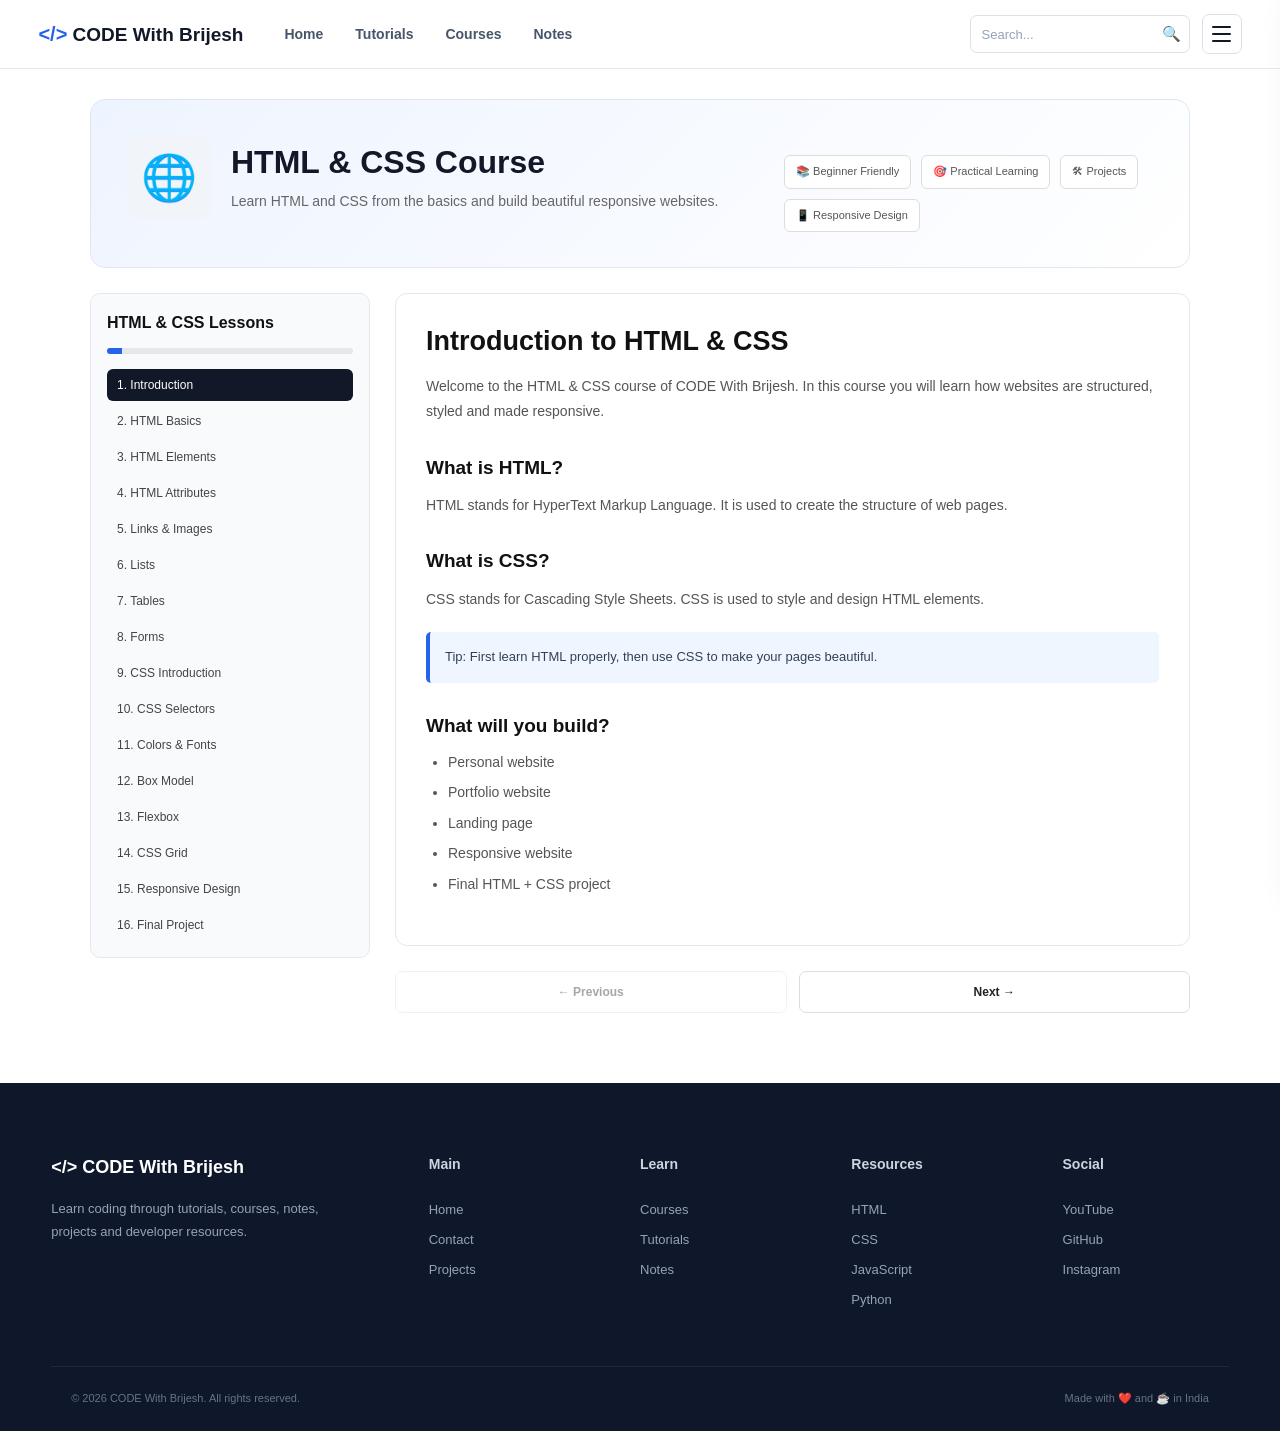
<file: course-html-css.html>
<!DOCTYPE html>
<html lang="en">

<head>
    <meta charset="UTF-8">

    <meta
        name="viewport"
        content="width=device-width, initial-scale=1.0"
    >

    <meta
        name="description"
        content="Learn HTML and CSS from beginner to project level with CODE With Brijesh."
    >

    <title>HTML & CSS Course - CODE With Brijesh</title>

    <link rel="stylesheet" href="style.css">

    <style>

/* =========================================================
   HTML + CSS COURSE PAGE
========================================================= */

.course-learning-page {
    width: 100%;
    min-height: 100vh;
    background: #fff;
    color: #111;
}

body.dark .course-learning-page {
    background: #0f1418;
    color: #fff;
}


/* =========================================================
   COURSE HERO
========================================================= */

.course-hero {
    width: min(1100px, calc(100% - 30px));

    margin: 30px auto 25px;

    padding: 35px;

    border-radius: 15px;

    background:
        linear-gradient(
            135deg,
            #eef4ff,
            #ffffff
        );

    border: 1px solid #e1e7f0;
}

body.dark .course-hero {
    background:
        linear-gradient(
            135deg,
            #18212a,
            #11161b
        );

    border-color: #293139;
}

.course-hero-top {
    display: flex;

    align-items: center;

    gap: 20px;
}

.course-hero-icon {
    width: 85px;
    height: 85px;

    flex-shrink: 0;

    display: flex;

    align-items: center;
    justify-content: center;

    border-radius: 15px;

    background: #f1f5f9;

    font-size: 45px;
}

body.dark .course-hero-icon {
    background: #242c33;
}

.course-hero h1 {
    margin: 0 0 8px;

    font-size: 32px;

    line-height: 1.2;
}

.course-hero p {
    margin: 0;

    color: #666;

    font-size: 14px;

    line-height: 1.6;
}

body.dark .course-hero p {
    color: #aab2b8;
}


/* =========================================================
   COURSE META
========================================================= */

.course-info {
    display: flex;

    flex-wrap: wrap;

    gap: 10px;

    margin-top: 20px;
}

.course-info span {
    padding: 7px 11px;

    border-radius: 6px;

    background: #fff;

    border: 1px solid #ddd;

    font-size: 11px;

    color: #555;
}

body.dark .course-info span {
    background: #171d22;
    border-color: #343e46;
    color: #ddd;
}


/* =========================================================
   LAYOUT
========================================================= */

.course-layout {
    width: min(1100px, calc(100% - 30px));

    margin: 0 auto 70px;

    display: grid;

    grid-template-columns:
        280px minmax(0, 1fr);

    gap: 25px;

    align-items: start;
}


/* =========================================================
   SIDEBAR
========================================================= */

.course-sidebar {
    position: sticky;

    top: 20px;

    max-height: calc(100vh - 40px);

    overflow-y: auto;

    padding: 16px;

    border-radius: 10px;

    background: #f8fafc;

    border: 1px solid #e2e8f0;
}

body.dark .course-sidebar {
    background: #171d22;
    border-color: #293139;
}

.course-sidebar h3 {
    margin: 0 0 12px;

    font-size: 16px;
}

.course-progress {
    width: 100%;

    height: 6px;

    margin-bottom: 15px;

    border-radius: 20px;

    background: #e5e7eb;

    overflow: hidden;
}

.course-progress-bar {
    width: 0%;

    height: 100%;

    background: #2563eb;

    transition: width .3s ease;
}

.course-lessons {
    display: flex;

    flex-direction: column;

    gap: 4px;
}

.course-lesson {
    width: 100%;

    padding: 9px 10px;

    border-radius: 6px;

    border: none;

    background: transparent;

    text-align: left;

    color: #444;

    font-size: 12px;

    cursor: pointer;

    transition: .2s ease;
}

.course-lesson:hover {
    background: #e9eef5;
}

.course-lesson.active {
    background: #111827;
    color: #fff;
}

body.dark .course-lesson {
    color: #cbd5e1;
}

body.dark .course-lesson:hover {
    background: #242c33;
}

body.dark .course-lesson.active {
    background: #fff;
    color: #111;
}


/* =========================================================
   CONTENT
========================================================= */

.course-content-area {
    min-width: 0;
}

.course-content-box {
    padding: 30px;

    border-radius: 12px;

    border: 1px solid #e5e7eb;

    background: #fff;
}

body.dark .course-content-box {
    background: #171d22;
    border-color: #293139;
}

.course-content-box h2 {
    margin: 0 0 15px;

    font-size: 27px;

    line-height: 1.3;
}

.course-content-box h3 {
    margin: 28px 0 10px;

    font-size: 19px;
}

.course-content-box p {
    margin: 0 0 15px;

    font-size: 14px;

    line-height: 1.8;

    color: #555;
}

body.dark .course-content-box p {
    color: #b7c0c7;
}


/* =========================================================
   LIST
========================================================= */

.course-content-box ul {
    margin: 10px 0 20px;

    padding-left: 22px;
}

.course-content-box li {
    margin-bottom: 8px;

    font-size: 14px;

    line-height: 1.6;

    color: #555;
}

body.dark .course-content-box li {
    color: #b7c0c7;
}


/* =========================================================
   CODE BOX
========================================================= */

.code-box {
    margin: 18px 0;

    padding: 18px;

    border-radius: 8px;

    background: #111827;

    color: #e5e7eb;

    overflow-x: auto;

    font-family:
        Consolas,
        Monaco,
        monospace;

    font-size: 13px;

    line-height: 1.7;
}

.code-box code {
    white-space: pre;
}


/* =========================================================
   TIP BOX
========================================================= */

.tip-box {
    margin: 20px 0;

    padding: 15px;

    border-left: 4px solid #2563eb;

    border-radius: 5px;

    background: #eff6ff;

    color: #334155;

    font-size: 13px;

    line-height: 1.6;
}

body.dark .tip-box {
    background: #172436;
    color: #cbd5e1;
}


/* =========================================================
   NAVIGATION
========================================================= */

.lesson-navigation {
    display: flex;

    justify-content: space-between;

    gap: 12px;

    margin-top: 25px;
}

.lesson-nav-btn {
    flex: 1;

    min-height: 42px;

    padding: 9px 15px;

    border-radius: 7px;

    border: 1px solid #ddd;

    background: #fff;

    color: #222;

    cursor: pointer;

    font-size: 12px;

    font-weight: 600;
}

.lesson-nav-btn:hover {
    background: #111827;
    color: #fff;
}

.lesson-nav-btn:disabled {
    opacity: .4;
    cursor: not-allowed;
}

body.dark .lesson-nav-btn {
    background: #20272d;
    border-color: #343e46;
    color: #fff;
}


/* =========================================================
   MOBILE LESSON MENU
========================================================= */

.mobile-course-menu {
    display: none;

    width: 100%;

    margin-bottom: 15px;

    padding: 11px;

    border-radius: 7px;

    background: #111827;

    color: #fff;

    border: none;

    font-size: 13px;

    cursor: pointer;
}


/* =========================================================
   TABLET
========================================================= */

@media (max-width: 900px) {

    .course-layout {
        grid-template-columns: 220px minmax(0, 1fr);

        gap: 15px;
    }

    .course-hero h1 {
        font-size: 28px;
    }

}


/* =========================================================
   MOBILE
========================================================= */

@media (max-width: 700px) {

    .course-hero {
        width: calc(100% - 20px);

        margin: 20px auto;

        padding: 22px 16px;
    }

    .course-hero-top {
        align-items: flex-start;

        gap: 13px;
    }

    .course-hero-icon {
        width: 58px;
        height: 58px;

        border-radius: 10px;

        font-size: 30px;
    }

    .course-hero h1 {
        font-size: 22px;
    }

    .course-hero p {
        font-size: 12px;
    }

    .course-info {
        gap: 6px;
    }

    .course-info span {
        font-size: 9px;

        padding: 5px 7px;
    }


    /* LAYOUT */

    .course-layout {
        width: calc(100% - 20px);

        display: block;

        margin-bottom: 45px;
    }


    /* SIDEBAR */

    .course-sidebar {
        position: static;

        max-height: none;

        margin-bottom: 12px;

        padding: 12px;
    }

    .course-sidebar h3 {
        font-size: 14px;
    }

    .course-lessons {
        display: grid;

        grid-template-columns:
            repeat(2, minmax(0, 1fr));

        gap: 5px;
    }

    .course-lesson {
        padding: 8px 7px;

        font-size: 10px;
    }


    /* CONTENT */

    .course-content-box {
        padding: 18px 14px;

        border-radius: 9px;
    }

    .course-content-box h2 {
        font-size: 21px;
    }

    .course-content-box h3 {
        font-size: 17px;
    }

    .course-content-box p,
    .course-content-box li {
        font-size: 12px;

        line-height: 1.7;
    }


    /* CODE */

    .code-box {
        padding: 13px;

        font-size: 11px;

        border-radius: 6px;
    }


    /* NAV */

    .lesson-navigation {
        gap: 7px;
    }

    .lesson-nav-btn {
        min-height: 38px;

        font-size: 10px;

        padding: 7px;
    }

}


/* =========================================================
   SMALL MOBILE
========================================================= */

@media (max-width: 380px) {

    .course-hero h1 {
        font-size: 20px;
    }

    .course-lessons {
        grid-template-columns:
            1fr;
    }

    .course-content-box {
        padding: 15px 11px;
    }

    .course-content-box h2 {
        font-size: 19px;
    }

}

    </style>
</head>


<body>


<!-- =====================================================
     HEADER
===================================================== -->

<header class="header">

    <div class="header-inner">

        <a href="index.html" class="brand">
            <span>&lt;/&gt;</span>
            CODE With Brijesh
        </a>


        <nav class="main-nav">

            <a href="index.html">
                Home
            </a>

            <a href="tutorials.html">
                Tutorials
            </a>

            <a href="courses.html" class="active">
                Courses
            </a>

            <a href="notes.html">
                Notes
            </a>

        </nav>


        <div class="header-right">

            <div class="search">

                <input
                    type="text"
                    placeholder="Search..."
                >

                <button>
                    🔍
                </button>

            </div>


            <button
                class="menu-button"
                id="menuButton"
            >

                <span></span>
                <span></span>
                <span></span>

            </button>

        </div>

    </div>

</header>


<!-- =====================================================
     SIDE MENU
===================================================== -->

<aside
    class="side-menu"
    id="sideMenu"
>

    <div class="side-menu-top">

        <strong>
            CODE With Brijesh
        </strong>

        <button id="closeMenu">
            ×
        </button>

    </div>


    <div class="side-links">

        <a href="index.html">
            Home
        </a>

        <a href="tutorials.html">
            Tutorials
        </a>

        <a href="courses.html">
            Courses
        </a>

        <a href="notes.html">
            Notes
        </a>

        <a href="projects.html">
            Projects
        </a>

        <a href="contact.html">
            Contact
        </a>

    </div>


    <div class="side-theme">

        <span>
            Dark Mode
        </span>

        <label class="toggle">

            <input
                type="checkbox"
                id="darkMode"
            >

            <span class="toggle-slider"></span>

        </label>

    </div>

</aside>


<div
    class="menu-overlay"
    id="menuOverlay"
></div>


<!-- =====================================================
     COURSE PAGE
===================================================== -->

<main class="course-learning-page">


    <!-- COURSE HERO -->

    <section class="course-hero">

        <div class="course-hero-top">

            <div class="course-hero-icon">
                🌐
            </div>

            <div>

                <h1>
                    HTML & CSS Course
                </h1>

                <p>
                    Learn HTML and CSS from the basics
                    and build beautiful responsive websites.
                </p>

            </div>

        </div>


        <div class="course-info">

            <span>
                📚 Beginner Friendly
            </span>

            <span>
                🎯 Practical Learning
            </span>

            <span>
                🛠 Projects
            </span>

            <span>
                📱 Responsive Design
            </span>

        </div>

    </section>


    <!-- =================================================
         COURSE LAYOUT
    ================================================= -->

    <div class="course-layout">


        <!-- SIDEBAR -->

        <aside class="course-sidebar">

            <h3>
                HTML & CSS Lessons
            </h3>


            <div class="course-progress">

                <div
                    class="course-progress-bar"
                    id="progressBar"
                ></div>

            </div>


            <div
                class="course-lessons"
                id="courseLessons"
            >

                <button
                    class="course-lesson active"
                    data-lesson="0"
                >
                    1. Introduction
                </button>

                <button
                    class="course-lesson"
                    data-lesson="1"
                >
                    2. HTML Basics
                </button>

                <button
                    class="course-lesson"
                    data-lesson="2"
                >
                    3. HTML Elements
                </button>

                <button
                    class="course-lesson"
                    data-lesson="3"
                >
                    4. HTML Attributes
                </button>

                <button
                    class="course-lesson"
                    data-lesson="4"
                >
                    5. Links & Images
                </button>

                <button
                    class="course-lesson"
                    data-lesson="5"
                >
                    6. Lists
                </button>

                <button
                    class="course-lesson"
                    data-lesson="6"
                >
                    7. Tables
                </button>

                <button
                    class="course-lesson"
                    data-lesson="7"
                >
                    8. Forms
                </button>

                <button
                    class="course-lesson"
                    data-lesson="8"
                >
                    9. CSS Introduction
                </button>

                <button
                    class="course-lesson"
                    data-lesson="9"
                >
                    10. CSS Selectors
                </button>

                <button
                    class="course-lesson"
                    data-lesson="10"
                >
                    11. Colors & Fonts
                </button>

                <button
                    class="course-lesson"
                    data-lesson="11"
                >
                    12. Box Model
                </button>

                <button
                    class="course-lesson"
                    data-lesson="12"
                >
                    13. Flexbox
                </button>

                <button
                    class="course-lesson"
                    data-lesson="13"
                >
                    14. CSS Grid
                </button>

                <button
                    class="course-lesson"
                    data-lesson="14"
                >
                    15. Responsive Design
                </button>

                <button
                    class="course-lesson"
                    data-lesson="15"
                >
                    16. Final Project
                </button>

            </div>

        </aside>


        <!-- CONTENT -->

        <section class="course-content-area">

            <article
                class="course-content-box"
                id="lessonContent"
            >

            </article>


            <div class="lesson-navigation">

                <button
                    class="lesson-nav-btn"
                    id="previousLesson"
                >
                    ← Previous
                </button>

                <button
                    class="lesson-nav-btn"
                    id="nextLesson"
                >
                    Next →
                </button>

            </div>

        </section>

    </div>

</main>


<!-- =====================================================
     FOOTER
===================================================== -->

<footer class="footer">

    <div class="footer-grid">

        <div class="footer-about">

            <a
                href="index.html"
                class="footer-logo"
            >
                &lt;/&gt; CODE With Brijesh
            </a>

            <p>
                Learn coding through tutorials,
                courses, notes, projects and
                developer resources.
            </p>

        </div>


        <div>

            <h3>Main</h3>

            <a href="index.html">
                Home
            </a>

            <a href="contact.html">
                Contact
            </a>

            <a href="projects.html">
                Projects
            </a>

        </div>


        <div>

            <h3>Learn</h3>

            <a href="courses.html">
                Courses
            </a>

            <a href="tutorials.html">
                Tutorials
            </a>

            <a href="notes.html">
                Notes
            </a>

        </div>


        <div>

            <h3>Resources</h3>

            <a href="#">
                HTML
            </a>

            <a href="#">
                CSS
            </a>

            <a href="#">
                JavaScript
            </a>

            <a href="#">
                Python
            </a>

        </div>


        <div>

            <h3>Social</h3>

            <a href="#">
                YouTube
            </a>

            <a href="#">
                GitHub
            </a>

            <a href="#">
                Instagram
            </a>

        </div>

    </div>


    <div class="footer-bottom">

        <span>
            © 2026 CODE With Brijesh.
            All rights reserved.
        </span>

        <span>
            Made with ❤️ and ☕ in India
        </span>

    </div>

</footer>


<!-- =====================================================
     COURSE JAVASCRIPT
===================================================== -->

<script>

const lessons = [

/* =====================================================
   1
===================================================== */

{
    title: "Introduction to HTML & CSS",

    content: `

        <h2>Introduction to HTML & CSS</h2>

        <p>
            Welcome to the HTML & CSS course of
            CODE With Brijesh. In this course you
            will learn how websites are structured,
            styled and made responsive.
        </p>

        <h3>What is HTML?</h3>

        <p>
            HTML stands for HyperText Markup Language.
            It is used to create the structure of
            web pages.
        </p>

        <h3>What is CSS?</h3>

        <p>
            CSS stands for Cascading Style Sheets.
            CSS is used to style and design HTML
            elements.
        </p>

        <div class="tip-box">
            Tip: First learn HTML properly, then
            use CSS to make your pages beautiful.
        </div>

        <h3>What will you build?</h3>

        <ul>
            <li>Personal website</li>
            <li>Portfolio website</li>
            <li>Landing page</li>
            <li>Responsive website</li>
            <li>Final HTML + CSS project</li>
        </ul>

    `
},


/* =====================================================
   2
===================================================== */

{
    title: "HTML Basics",

    content: `

        <h2>HTML Basics</h2>

        <p>
            HTML documents use tags to describe
            different parts of a web page.
        </p>

        <h3>Basic HTML structure</h3>

        <div class="code-box"><code>&lt;!DOCTYPE html&gt;
&lt;html&gt;

&lt;head&gt;
    &lt;title&gt;My Website&lt;/title&gt;
&lt;/head&gt;

&lt;body&gt;

    &lt;h1&gt;Hello World&lt;/h1&gt;

&lt;/body&gt;

&lt;/html&gt;</code></div>

        <p>
            The browser reads this structure and
            displays the page to the user.
        </p>

    `
},


/* =====================================================
   3
===================================================== */

{
    title: "HTML Elements",

    content: `

        <h2>HTML Elements</h2>

        <p>
            An HTML element generally consists of
            an opening tag, content and a closing tag.
        </p>

        <div class="code-box"><code>&lt;p&gt;
    This is a paragraph.
&lt;/p&gt;</code></div>

        <h3>Common elements</h3>

        <ul>
            <li>h1 to h6 — Headings</li>
            <li>p — Paragraph</li>
            <li>a — Link</li>
            <li>img — Image</li>
            <li>div — Container</li>
            <li>button — Button</li>
        </ul>

    `
},


/* =====================================================
   4
===================================================== */

{
    title: "HTML Attributes",

    content: `

        <h2>HTML Attributes</h2>

        <p>
            Attributes provide additional information
            about HTML elements.
        </p>

        <div class="code-box"><code>&lt;a
    href="https://example.com"
&gt;
    Visit Website
&lt;/a&gt;</code></div>

        <p>
            Here, <strong>href</strong> is an attribute
            of the anchor element.
        </p>

        <h3>Common attributes</h3>

        <ul>
            <li>id</li>
            <li>class</li>
            <li>href</li>
            <li>src</li>
            <li>alt</li>
            <li>title</li>
        </ul>

    `
},


/* =====================================================
   5
===================================================== */

{
    title: "Links & Images",

    content: `

        <h2>Links & Images</h2>

        <h3>Creating a link</h3>

        <div class="code-box"><code>&lt;a href="about.html"&gt;
    About Us
&lt;/a&gt;</code></div>

        <h3>Adding an image</h3>

        <div class="code-box"><code>&lt;img
    src="image.jpg"
    alt="My Image"
&gt;</code></div>

        <p>
            Always provide useful alternative text
            through the alt attribute.
        </p>

    `
},


/* =====================================================
   6
===================================================== */

{
    title: "HTML Lists",

    content: `

        <h2>HTML Lists</h2>

        <p>
            HTML provides ordered and unordered lists
            for displaying collections of items.
        </p>

        <h3>Unordered list</h3>

        <div class="code-box"><code>&lt;ul&gt;
    &lt;li&gt;HTML&lt;/li&gt;
    &lt;li&gt;CSS&lt;/li&gt;
    &lt;li&gt;JavaScript&lt;/li&gt;
&lt;/ul&gt;</code></div>

        <h3>Ordered list</h3>

        <div class="code-box"><code>&lt;ol&gt;
    &lt;li&gt;Learn HTML&lt;/li&gt;
    &lt;li&gt;Learn CSS&lt;/li&gt;
    &lt;li&gt;Build Project&lt;/li&gt;
&lt;/ol&gt;</code></div>

    `
},


/* =====================================================
   7
===================================================== */

{
    title: "HTML Tables",

    content: `

        <h2>HTML Tables</h2>

        <p>
            Tables are useful for displaying structured
            data in rows and columns.
        </p>

        <div class="code-box"><code>&lt;table&gt;

    &lt;tr&gt;
        &lt;th&gt;Name&lt;/th&gt;
        &lt;th&gt;Course&lt;/th&gt;
    &lt;/tr&gt;

    &lt;tr&gt;
        &lt;td&gt;Brijesh&lt;/td&gt;
        &lt;td&gt;HTML&lt;/td&gt;
    &lt;/tr&gt;

&lt;/table&gt;</code></div>

    `
},


/* =====================================================
   8
===================================================== */

{
    title: "HTML Forms",

    content: `

        <h2>HTML Forms</h2>

        <p>
            Forms are used to collect information
            from users.
        </p>

        <div class="code-box"><code>&lt;form&gt;

    &lt;input
        type="text"
        placeholder="Your Name"
    &gt;

    &lt;input
        type="email"
        placeholder="Your Email"
    &gt;

    &lt;button type="submit"&gt;
        Submit
    &lt;/button&gt;

&lt;/form&gt;</code></div>

        <h3>Common input types</h3>

        <ul>
            <li>text</li>
            <li>email</li>
            <li>password</li>
            <li>number</li>
            <li>date</li>
            <li>file</li>
            <li>checkbox</li>
            <li>radio</li>
        </ul>

    `
},


/* =====================================================
   9
===================================================== */

{
    title: "CSS Introduction",

    content: `

        <h2>CSS Introduction</h2>

        <p>
            CSS is used to control the appearance
            and layout of HTML elements.
        </p>

        <h3>Inline CSS</h3>

        <div class="code-box"><code>&lt;p style="color: blue;"&gt;
    Hello
&lt;/p&gt;</code></div>

        <h3>External CSS</h3>

        <div class="code-box"><code>&lt;link
    rel="stylesheet"
    href="style.css"
&gt;</code></div>

        <p>
            External CSS is generally preferred for
            larger websites.
        </p>

    `
},


/* =====================================================
   10
===================================================== */

{
    title: "CSS Selectors",

    content: `

        <h2>CSS Selectors</h2>

        <p>
            Selectors tell CSS which HTML elements
            should receive a style.
        </p>

        <h3>Element selector</h3>

        <div class="code-box"><code>p {
    color: blue;
}</code></div>

        <h3>Class selector</h3>

        <div class="code-box"><code>.title {
    font-size: 30px;
}</code></div>

        <h3>ID selector</h3>

        <div class="code-box"><code>#header {
    background: black;
}</code></div>

    `
},


/* =====================================================
   11
===================================================== */

{
    title: "Colors & Fonts",

    content: `

        <h2>CSS Colors & Fonts</h2>

        <p>
            CSS provides many properties for controlling
            text and colors.
        </p>

        <div class="code-box"><code>body {
    background: #f5f5f5;
}

h1 {
    color: #2563eb;
    font-size: 32px;
    font-family: Arial, sans-serif;
}</code></div>

        <h3>Useful properties</h3>

        <ul>
            <li>color</li>
            <li>background</li>
            <li>font-size</li>
            <li>font-family</li>
            <li>font-weight</li>
            <li>text-align</li>
        </ul>

    `
},


/* =====================================================
   12
===================================================== */

{
    title: "CSS Box Model",

    content: `

        <h2>CSS Box Model</h2>

        <p>
            Every HTML element can be understood as
            a box with content, padding, border and
            margin.
        </p>

        <div class="code-box"><code>.card {
    width: 300px;

    padding: 20px;

    border: 1px solid #ddd;

    margin: 20px;
}</code></div>

        <ul>
            <li>Content</li>
            <li>Padding</li>
            <li>Border</li>
            <li>Margin</li>
        </ul>

    `
},


/* =====================================================
   13
===================================================== */

{
    title: "CSS Flexbox",

    content: `

        <h2>CSS Flexbox</h2>

        <p>
            Flexbox makes it easier to create flexible
            layouts and align elements.
        </p>

        <div class="code-box"><code>.container {
    display: flex;

    justify-content: center;

    align-items: center;

    gap: 20px;
}</code></div>

        <h3>Important properties</h3>

        <ul>
            <li>display: flex</li>
            <li>justify-content</li>
            <li>align-items</li>
            <li>flex-direction</li>
            <li>gap</li>
            <li>flex-wrap</li>
        </ul>

    `
},


/* =====================================================
   14
===================================================== */

{
    title: "CSS Grid",

    content: `

        <h2>CSS Grid</h2>

        <p>
            CSS Grid is useful for creating two-dimensional
            layouts using rows and columns.
        </p>

        <div class="code-box"><code>.grid {
    display: grid;

    grid-template-columns:
        repeat(3, 1fr);

    gap: 20px;
}</code></div>

        <p>
            Grid is especially useful for cards,
            dashboards and larger page layouts.
        </p>

    `
},


/* =====================================================
   15
===================================================== */

{
    title: "Responsive Design",

    content: `

        <h2>Responsive Web Design</h2>

        <p>
            Responsive design allows a website to work
            properly on phones, tablets and computers.
        </p>

        <h3>Media Query</h3>

        <div class="code-box"><code>@media (max-width: 600px) {

    .container {
        width: 100%;
    }

    h1 {
        font-size: 24px;
    }

}</code></div>

        <div class="tip-box">
            Always test your website on different screen
            sizes before publishing it.
        </div>

    `
},


/* =====================================================
   16
===================================================== */

{
    title: "Final HTML + CSS Project",

    content: `

        <h2>Final Project</h2>

        <p>
            Congratulations! You have reached the final
            lesson of the HTML & CSS course.
        </p>

        <h3>Build a Personal Portfolio</h3>

        <p>
            Create a complete responsive portfolio website
            containing the following sections:
        </p>

        <ul>
            <li>Navigation bar</li>
            <li>Hero section</li>
            <li>About section</li>
            <li>Skills</li>
            <li>Projects</li>
            <li>Education</li>
            <li>Contact form</li>
            <li>Footer</li>
        </ul>

        <h3>Final challenge</h3>

        <p>
            Build the project yourself without copying
            the complete code. Use the concepts you
            learned throughout this course.
        </p>

        <div class="tip-box">
            Keep practicing. Your next step is JavaScript,
            where you will learn how to make your websites
            interactive.
        </div>

    `
}

];


let currentLesson = 0;


const lessonContent =
    document.getElementById(
        "lessonContent"
    );

const lessonButtons =
    document.querySelectorAll(
        ".course-lesson"
    );

const previousButton =
    document.getElementById(
        "previousLesson"
    );

const nextButton =
    document.getElementById(
        "nextLesson"
    );

const progressBar =
    document.getElementById(
        "progressBar"
    );


/* =====================================================
   LOAD LESSON
===================================================== */

function loadLesson(index) {

    currentLesson = index;

    lessonContent.innerHTML =
        lessons[index].content;


    lessonButtons.forEach(
        (button, buttonIndex) => {

            button.classList.toggle(
                "active",
                buttonIndex === index
            );

        }
    );


    previousButton.disabled =
        index === 0;


    nextButton.disabled =
        index === lessons.length - 1;


    const progress =
        ((index + 1) /
        lessons.length) * 100;


    progressBar.style.width =
        progress + "%";


    window.scrollTo({
        top: 0,
        behavior: "smooth"
    });

}


/* =====================================================
   SIDEBAR CLICK
===================================================== */

lessonButtons.forEach(
    button => {

        button.addEventListener(
            "click",
            () => {

                const index =
                    Number(
                        button.dataset.lesson
                    );

                loadLesson(index);

            }
        );

    }
);


/* =====================================================
   PREVIOUS
===================================================== */

previousButton.addEventListener(
    "click",
    () => {

        if (currentLesson > 0) {

            loadLesson(
                currentLesson - 1
            );

        }

    }
);


/* =====================================================
   NEXT
===================================================== */

nextButton.addEventListener(
    "click",
    () => {

        if (
            currentLesson <
            lessons.length - 1
        ) {

            loadLesson(
                currentLesson + 1
            );

        }

    }
);


/* =====================================================
   INITIAL LESSON
===================================================== */

loadLesson(0);

</script>


<script src="script.js"></script>

</body>
</html>
</file>
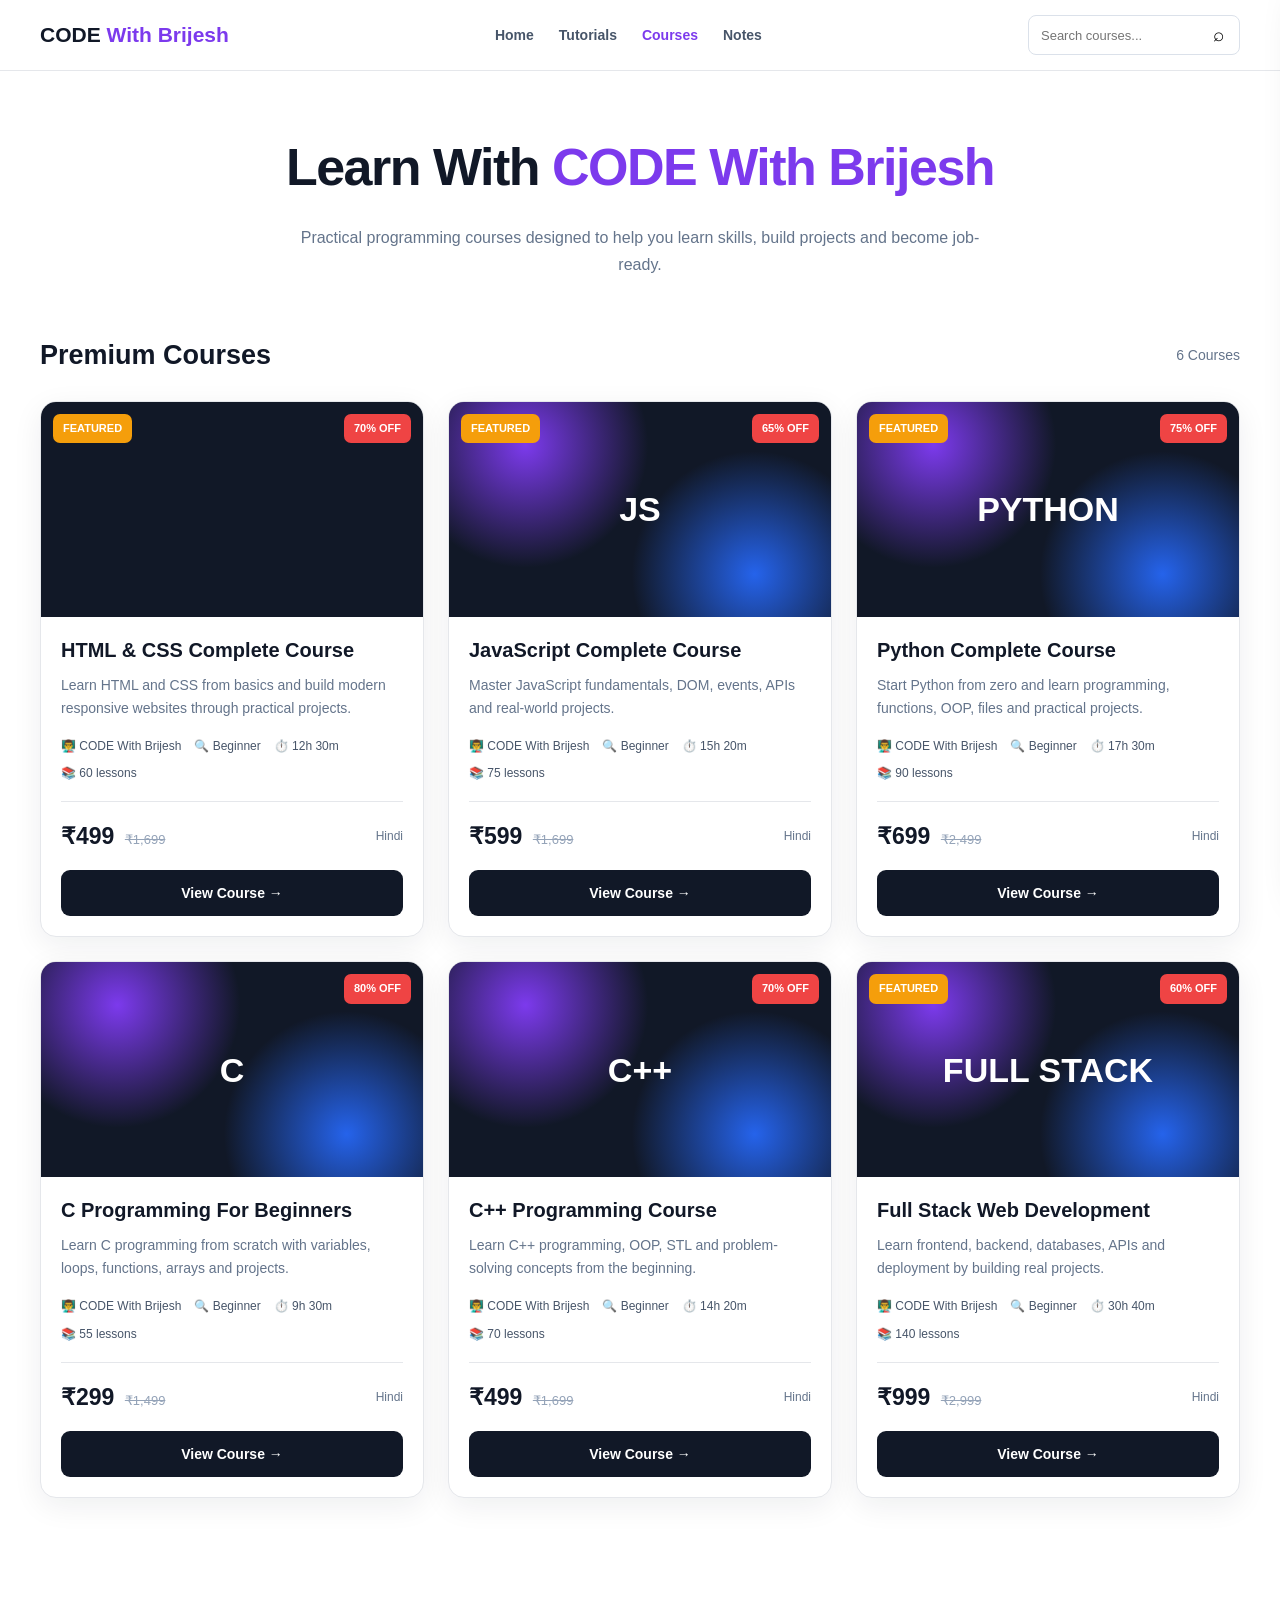
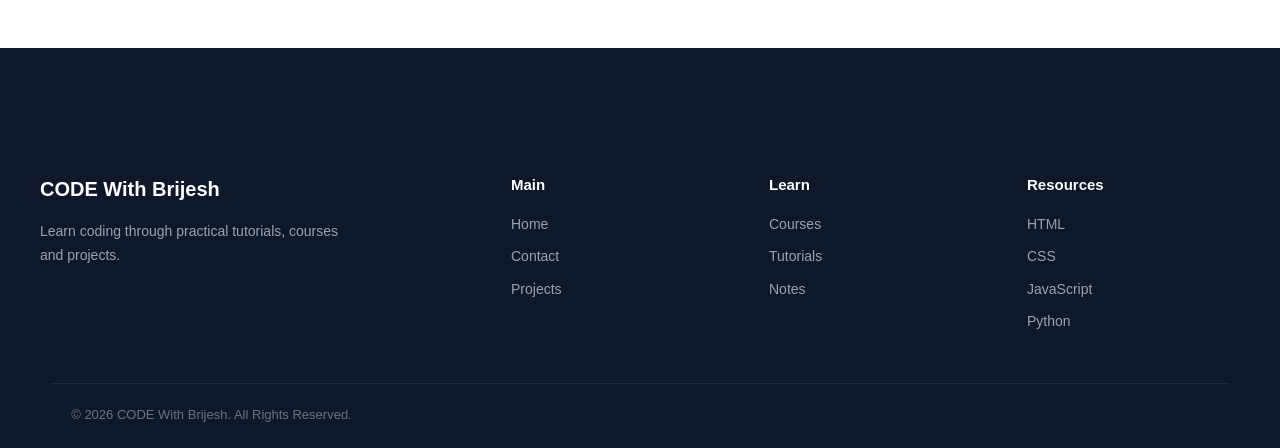
<file: courses.html>
<!DOCTYPE html>
<html lang="en">
<head>
  <meta charset="UTF-8">
  <meta name="viewport" content="width=device-width, initial-scale=1.0">

  <title>Courses - CODE With Brijesh</title>

  <meta
    name="description"
    content="Learn programming and development with practical courses from CODE With Brijesh."
  >

      <link rel="stylesheet" href="style.css">
  <style>
    /* =========================================
       COURSES PAGE
    ========================================= */

    .courses-page {
      min-height: 100vh;
      background: var(--bg, #ffffff);
      padding-bottom: 80px;
    }

    body.dark .courses-page {
      background: #0b0f19;
    }

    /* HEADER SPACE */

    .courses-hero {
      max-width: 1200px;
      margin: 0 auto;
      padding: 55px 20px 35px;
      text-align: center;
    }

    .courses-hero h1 {
      margin: 0;
      font-size: clamp(32px, 5vw, 52px);
      font-weight: 800;
      color: var(--text, #111827);
      letter-spacing: -1.5px;
    }

    body.dark .courses-hero h1 {
      color: #fff;
    }

    .courses-hero h1 span {
      color: #7c3aed;
    }

    .courses-hero p {
      max-width: 680px;
      margin: 15px auto 0;
      color: #64748b;
      font-size: 16px;
      line-height: 1.7;
    }

    body.dark .courses-hero p {
      color: #94a3b8;
    }

    /* COURSE AREA */

    .courses-container {
      width: min(1200px, calc(100% - 32px));
      margin: auto;
    }

    .courses-heading {
      display: flex;
      align-items: center;
      justify-content: space-between;
      gap: 15px;
      margin: 20px 0 24px;
    }

    .courses-heading h2 {
      margin: 0;
      font-size: 27px;
      color: var(--text, #111827);
    }

    body.dark .courses-heading h2 {
      color: #fff;
    }

    .courses-heading span {
      color: #64748b;
      font-size: 14px;
    }

    /* GRID */

    .courses-grid {
      display: grid;
      grid-template-columns: repeat(3, minmax(0, 1fr));
      gap: 24px;
    }

    /* CARD */

    .course-card {
      position: relative;
      overflow: hidden;
      border: 1px solid #e5e7eb;
      border-radius: 16px;
      background: #fff;
      box-shadow: 0 8px 30px rgba(15, 23, 42, 0.07);
      transition: transform .25s ease, box-shadow .25s ease;
      display: flex;
      flex-direction: column;
    }

    body.dark .course-card {
      background: #111827;
      border-color: #1f2937;
      box-shadow: 0 10px 35px rgba(0,0,0,.25);
    }

    .course-card:hover {
      transform: translateY(-6px);
      box-shadow: 0 18px 45px rgba(15, 23, 42, .14);
    }

    /* THUMBNAIL */

    .course-thumb {
      position: relative;
      width: 100%;
      aspect-ratio: 16 / 9;
      overflow: hidden;
      background: #111827;
    }

    .course-thumb img {
      width: 100%;
      height: 100%;
      object-fit: cover;
      display: block;
      transition: transform .35s ease;
    }

    .course-card:hover .course-thumb img {
      transform: scale(1.04);
    }

    /* PLACEHOLDER IF IMAGE NOT AVAILABLE */

    .course-placeholder {
      width: 100%;
      height: 100%;
      display: flex;
      align-items: center;
      justify-content: center;
      background:
        radial-gradient(circle at 20% 20%, #7c3aed 0%, transparent 35%),
        radial-gradient(circle at 80% 80%, #2563eb 0%, transparent 35%),
        #111827;
      color: #fff;
      font-size: 34px;
      font-weight: 800;
    }

    /* BADGES */

    .course-featured {
      position: absolute;
      top: 12px;
      left: 12px;
      z-index: 3;
      background: #f59e0b;
      color: #fff;
      padding: 6px 10px;
      border-radius: 7px;
      font-size: 11px;
      font-weight: 800;
      text-transform: uppercase;
    }

    .course-discount {
      position: absolute;
      top: 12px;
      right: 12px;
      z-index: 3;
      background: #ef4444;
      color: #fff;
      padding: 6px 10px;
      border-radius: 7px;
      font-size: 11px;
      font-weight: 800;
    }

    /* CONTENT */

    .course-content {
      padding: 20px;
      display: flex;
      flex-direction: column;
      flex: 1;
    }

    .course-content h3 {
      margin: 0 0 10px;
      color: #111827;
      font-size: 20px;
      line-height: 1.35;
    }

    body.dark .course-content h3 {
      color: #fff;
    }

    .course-description {
      margin: 0 0 17px;
      color: #64748b;
      font-size: 14px;
      line-height: 1.65;

      display: -webkit-box;
      -webkit-line-clamp: 3;
      -webkit-box-orient: vertical;
      overflow: hidden;
    }

    body.dark .course-description {
      color: #94a3b8;
    }

    /* META */

    .course-meta {
      display: flex;
      flex-wrap: wrap;
      gap: 8px 13px;
      margin-bottom: 18px;
    }

    .course-meta span {
      font-size: 12px;
      color: #475569;
      display: inline-flex;
      align-items: center;
      gap: 5px;
    }

    body.dark .course-meta span {
      color: #cbd5e1;
    }

    /* PRICE */

    .course-bottom {
      margin-top: auto;
      padding-top: 16px;
      border-top: 1px solid #e5e7eb;
    }

    body.dark .course-bottom {
      border-color: #1f2937;
    }

    .course-price-row {
      display: flex;
      align-items: center;
      justify-content: space-between;
      gap: 10px;
      margin-bottom: 15px;
    }

    .course-price {
      font-size: 23px;
      font-weight: 800;
      color: #111827;
    }

    body.dark .course-price {
      color: #fff;
    }

    .course-old-price {
      margin-left: 6px;
      font-size: 13px;
      color: #94a3b8;
      text-decoration: line-through;
    }

    .course-language {
      font-size: 12px;
      color: #64748b;
    }

    body.dark .course-language {
      color: #94a3b8;
    }

    /* BUTTON */

    .course-btn {
      width: 100%;
      border: 0;
      border-radius: 9px;
      padding: 12px 16px;
      display: flex;
      align-items: center;
      justify-content: center;
      text-decoration: none;
      background: #111827;
      color: #fff;
      font-size: 14px;
      font-weight: 700;
      transition: .2s ease;
    }

    .course-btn:hover {
      background: #7c3aed;
      color: #fff;
    }

    body.dark .course-btn {
      background: #7c3aed;
    }

    body.dark .course-btn:hover {
      background: #8b5cf6;
    }

    /* EMPTY */

    .course-note {
      margin: 35px 0 0;
      padding: 18px;
      border-radius: 12px;
      background: #f8fafc;
      border: 1px solid #e2e8f0;
      color: #64748b;
      font-size: 14px;
      text-align: center;
    }

    body.dark .course-note {
      background: #111827;
      border-color: #1f2937;
      color: #94a3b8;
    }

    /* =========================================
       TABLET
    ========================================= */

    @media (max-width: 1000px) {

      .courses-grid {
        grid-template-columns: repeat(2, minmax(0, 1fr));
      }

      .courses-hero {
        padding-top: 45px;
      }
    }

    /* =========================================
       MOBILE
    ========================================= */

    @media (max-width: 650px) {

      .courses-page {
        padding-bottom: 50px;
      }

      .courses-hero {
        padding: 32px 16px 25px;
      }

      .courses-hero h1 {
        font-size: 32px;
      }

      .courses-hero p {
        font-size: 14px;
        line-height: 1.6;
      }

      .courses-container {
        width: calc(100% - 24px);
      }

      .courses-heading {
        margin: 12px 0 18px;
        align-items: flex-start;
        flex-direction: column;
        gap: 5px;
      }

      .courses-heading h2 {
        font-size: 23px;
      }

      .courses-grid {
        grid-template-columns: 1fr;
        gap: 18px;
      }

      .course-content {
        padding: 17px;
      }

      .course-content h3 {
        font-size: 18px;
      }

      .course-description {
        font-size: 13px;
      }

      .course-price {
        font-size: 21px;
      }

      .course-btn {
        padding: 11px;
      }
    }

    /* SMALL PHONE */

    @media (max-width: 380px) {

      .courses-hero h1 {
        font-size: 28px;
      }

      .course-content {
        padding: 15px;
      }

      .course-meta {
        gap: 7px 9px;
      }

      .course-meta span {
        font-size: 11px;
      }
    }
  </style>
</head>

<body>

  <!-- =========================================
       HEADER
  ========================================= -->

  <header class="header">

    <div class="nav-container">

      <a href="index.html" class="logo">
        CODE <span>With Brijesh</span>
      </a>

      <nav class="desktop-nav">
        <a href="index.html">Home</a>
        <a href="tutorials.html">Tutorials</a>
        <a href="courses.html" class="active">Courses</a>
        <a href="notes.html">Notes</a>
      </nav>

      <div class="nav-right">

        <div class="search-box">
          <input
            type="search"
            id="courseSearch"
            placeholder="Search courses..."
            aria-label="Search courses"
          >
          <button type="button" onclick="searchCourses()">⌕</button>
        </div>

        <button
          class="menu-toggle"
          id="menuToggle"
          aria-label="Open menu"
        >
          <span></span>
          <span></span>
          <span></span>
        </button>

      </div>

    </div>

  </header>


  <!-- =========================================
       MOBILE SIDE MENU
  ========================================= -->

  <aside class="side-menu" id="sideMenu">

    <button class="close-menu" id="closeMenu">
      ×
    </button>

    <div class="side-menu-logo">
      CODE <span>With Brijesh</span>
    </div>

    <a href="index.html">Home</a>
    <a href="tutorials.html">Tutorials</a>
    <a href="courses.html">Courses</a>
    <a href="notes.html">Notes</a>
    <a href="projects.html">Projects</a>
    <a href="contact.html">Contact</a>

    <div class="side-divider"></div>

    <button id="darkModeBtn" class="dark-mode-btn">
      🌙 Dark Mode
    </button>

  </aside>

  <div class="menu-overlay" id="menuOverlay"></div>


  <!-- =========================================
       MAIN
  ========================================= -->

  <main class="courses-page">

    <!-- HERO -->

    <section class="courses-hero">

      <h1>
        Learn With
        <span>CODE With Brijesh</span>
      </h1>

      <p>
        Practical programming courses designed to help you
        learn skills, build projects and become job-ready.
      </p>

    </section>


    <!-- COURSES -->

    <section class="courses-container">

      <div class="courses-heading">

        <h2>Premium Courses</h2>

        <span id="courseCount">
          6 Courses
        </span>

      </div>


      <div class="courses-grid" id="coursesGrid">


        <!-- =====================================
             COURSE 1
        ====================================== -->

        <article
          class="course-card"
          data-title="HTML CSS Web Development"
        >

          <div class="course-thumb">

            <div class="https://files.catbox.moe/wl22pe.jpg">
              
            </div>

            <span class="course-featured">
              Featured
            </span>

            <span class="course-discount">
              70% OFF
            </span>

          </div>

          <div class="course-content">

            <h3>
              HTML & CSS Complete Course
            </h3>

            <p class="course-description">
              Learn HTML and CSS from basics and build
              modern responsive websites through practical projects.
            </p>

            <div class="course-meta">

              <span>👨‍🏫 CODE With Brijesh</span>

              <span>🔍 Beginner</span>

              <span>⏱️ 12h 30m</span>

              <span>📚 60 lessons</span>

            </div>

            <div class="course-bottom">

              <div class="course-price-row">

                <div>
                  <span class="course-price">₹499</span>
                  <span class="course-old-price">₹1,699</span>
                </div>

                <span class="course-language">
                  Hindi
                </span>

              </div>

              <a
                href="course-html-css.html"
                class="course-btn"
              >
                View Course →
              </a>

            </div>

          </div>

        </article>


        <!-- =====================================
             COURSE 2
        ====================================== -->

        <article
          class="course-card"
          data-title="JavaScript Complete Course"
        >

          <div class="course-thumb">

            <div class="course-placeholder">
              JS
            </div>

            <span class="course-featured">
              Featured
            </span>

            <span class="course-discount">
              65% OFF
            </span>

          </div>

          <div class="course-content">

            <h3>
              JavaScript Complete Course
            </h3>

            <p class="course-description">
              Master JavaScript fundamentals, DOM,
              events, APIs and real-world projects.
            </p>

            <div class="course-meta">

              <span>👨‍🏫 CODE With Brijesh</span>

              <span>🔍 Beginner</span>

              <span>⏱️ 15h 20m</span>

              <span>📚 75 lessons</span>

            </div>

            <div class="course-bottom">

              <div class="course-price-row">

                <div>
                  <span class="course-price">₹599</span>
                  <span class="course-old-price">₹1,699</span>
                </div>

                <span class="course-language">
                  Hindi
                </span>

              </div>

              <a href="course-data-analytics.html" class="course-btn">
    View Course →
</a>

            </div>

          </div>

        </article>


        <!-- =====================================
             COURSE 3
        ====================================== -->

        <article
          class="course-card"
          data-title="Python Complete Course"
        >

          <div class="course-thumb">

            <div class="course-placeholder">
              PYTHON
            </div>

            <span class="course-featured">
              Featured
            </span>

            <span class="course-discount">
              75% OFF
            </span>

          </div>

          <div class="course-content">

            <h3>
              Python Complete Course
            </h3>

            <p class="course-description">
              Start Python from zero and learn programming,
              functions, OOP, files and practical projects.
            </p>

            <div class="course-meta">

              <span>👨‍🏫 CODE With Brijesh</span>

              <span>🔍 Beginner</span>

              <span>⏱️ 17h 30m</span>

              <span>📚 90 lessons</span>

            </div>

            <div class="course-bottom">

              <div class="course-price-row">

                <div>
                  <span class="course-price">₹699</span>
                  <span class="course-old-price">₹2,499</span>
                </div>

                <span class="course-language">
                  Hindi
                </span>

              </div>

              <a
                href="course-python.html"
                class="course-btn"
              >
                View Course →
              </a>

            </div>

          </div>

        </article>


        <!-- =====================================
             COURSE 4
        ====================================== -->

        <article
          class="course-card"
          data-title="C Programming Course"
        >

          <div class="course-thumb">

            <div class="course-placeholder">
              C
            </div>

            <span class="course-discount">
              80% OFF
            </span>

          </div>

          <div class="course-content">

            <h3>
              C Programming For Beginners
            </h3>

            <p class="course-description">
              Learn C programming from scratch with
              variables, loops, functions, arrays and projects.
            </p>

            <div class="course-meta">

              <span>👨‍🏫 CODE With Brijesh</span>

              <span>🔍 Beginner</span>

              <span>⏱️ 9h 30m</span>

              <span>📚 55 lessons</span>

            </div>

            <div class="course-bottom">

              <div class="course-price-row">

                <div>
                  <span class="course-price">₹299</span>
                  <span class="course-old-price">₹1,499</span>
                </div>

                <span class="course-language">
                  Hindi
                </span>

              </div>

              <a
                href="course-c.html"
                class="course-btn"
              >
                View Course →
              </a>

            </div>

          </div>

        </article>


        <!-- =====================================
             COURSE 5
        ====================================== -->

        <article
          class="course-card"
          data-title="C++ Programming Course"
        >

          <div class="course-thumb">

            <div class="course-placeholder">
              C++
            </div>

            <span class="course-discount">
              70% OFF
            </span>

          </div>

          <div class="course-content">

            <h3>
              C++ Programming Course
            </h3>

            <p class="course-description">
              Learn C++ programming, OOP, STL and
              problem-solving concepts from the beginning.
            </p>

            <div class="course-meta">

              <span>👨‍🏫 CODE With Brijesh</span>

              <span>🔍 Beginner</span>

              <span>⏱️ 14h 20m</span>

              <span>📚 70 lessons</span>

            </div>

            <div class="course-bottom">

              <div class="course-price-row">

                <div>
                  <span class="course-price">₹499</span>
                  <span class="course-old-price">₹1,699</span>
                </div>

                <span class="course-language">
                  Hindi
                </span>

              </div>

              <a
                href="course-cpp.html"
                class="course-btn"
              >
                View Course →
              </a>

            </div>

          </div>

        </article>


        <!-- =====================================
             COURSE 6
        ====================================== -->

        <article
          class="course-card"
          data-title="Full Stack Web Development"
        >

          <div class="course-thumb">

            <div class="course-placeholder">
              FULL STACK
            </div>

            <span class="course-featured">
              Featured
            </span>

            <span class="course-discount">
              60% OFF
            </span>

          </div>

          <div class="course-content">

            <h3>
              Full Stack Web Development
            </h3>

            <p class="course-description">
              Learn frontend, backend, databases,
              APIs and deployment by building real projects.
            </p>

            <div class="course-meta">

              <span>👨‍🏫 CODE With Brijesh</span>

              <span>🔍 Beginner</span>

              <span>⏱️ 30h 40m</span>

              <span>📚 140 lessons</span>

            </div>

            <div class="course-bottom">

              <div class="course-price-row">

                <div>
                  <span class="course-price">₹999</span>
                  <span class="course-old-price">₹2,999</span>
                </div>

                <span class="course-language">
                  Hindi
                </span>

              </div>

              <a
                href="course-full-stack.html"
                class="course-btn"
              >
                View Course →
              </a>

            </div>

          </div>

        </article>


      </div>


      <div
        class="course-note"
        id="noCourses"
        style="display:none;"
      >
        No course found. Try another search.
      </div>

    </section>

  </main>


  <!-- =========================================
       FOOTER
  ========================================= -->

  <footer class="footer">

    <div class="footer-container">

      <div class="footer-column">

        <h3>CODE With Brijesh</h3>

        <p>
          Learn coding through practical tutorials,
          courses and projects.
        </p>

      </div>


      <div class="footer-column">

        <h4>Main</h4>

        <a href="index.html">Home</a>
        <a href="contact.html">Contact</a>
        <a href="projects.html">Projects</a>

      </div>


      <div class="footer-column">

        <h4>Learn</h4>

        <a href="courses.html">Courses</a>
        <a href="tutorials.html">Tutorials</a>
        <a href="notes.html">Notes</a>

      </div>


      <div class="footer-column">

        <h4>Resources</h4>

        <a href="#">HTML</a>
        <a href="#">CSS</a>
        <a href="#">JavaScript</a>
        <a href="#">Python</a>

      </div>

    </div>


    <div class="footer-bottom">

      <p>
        © 2026 CODE With Brijesh. All Rights Reserved.
      </p>

    </div>

  </footer>


  <!-- =========================================
       SCRIPT
  ========================================= -->

  <script>

    /* =========================================
       MENU
    ========================================= */

    const menuToggle =
      document.getElementById("menuToggle");

    const closeMenu =
      document.getElementById("closeMenu");

    const sideMenu =
      document.getElementById("sideMenu");

    const menuOverlay =
      document.getElementById("menuOverlay");


    if (menuToggle) {

      menuToggle.addEventListener(
        "click",
        () => {

          sideMenu.classList.add("open");
          menuOverlay.classList.add("show");

        }
      );

    }


    if (closeMenu) {

      closeMenu.addEventListener(
        "click",
        closeSideMenu
      );

    }


    if (menuOverlay) {

      menuOverlay.addEventListener(
        "click",
        closeSideMenu
      );

    }


    function closeSideMenu() {

      sideMenu.classList.remove("open");
      menuOverlay.classList.remove("show");

    }


    /* =========================================
       DARK MODE
    ========================================= */

    const darkModeBtn =
      document.getElementById("darkModeBtn");


    if (
      localStorage.getItem("theme") === "dark"
    ) {

      document.body.classList.add("dark");

      if (darkModeBtn) {
        darkModeBtn.innerHTML =
          "☀️ Light Mode";
      }

    }


    if (darkModeBtn) {

      darkModeBtn.addEventListener(
        "click",
        () => {

          document.body.classList.toggle("dark");

          const isDark =
            document.body.classList.contains("dark");

          localStorage.setItem(
            "theme",
            isDark ? "dark" : "light"
          );

          darkModeBtn.innerHTML =
            isDark
              ? "☀️ Light Mode"
              : "🌙 Dark Mode";

        }
      );

    }


    /* =========================================
       COURSE SEARCH
    ========================================= */

    const searchInput =
      document.getElementById("courseSearch");

    const cards =
      document.querySelectorAll(".course-card");

    const noCourses =
      document.getElementById("noCourses");

    const courseCount =
      document.getElementById("courseCount");


    function searchCourses() {

      const value =
        searchInput.value
          .toLowerCase()
          .trim();

      let visible = 0;


      cards.forEach(card => {

        const title =
          card.dataset.title.toLowerCase();

        const text =
          card.innerText.toLowerCase();

        const matched =
          title.includes(value) ||
          text.includes(value);

        card.style.display =
          matched ? "flex" : "none";

        if (matched) {
          visible++;
        }

      });


      if (visible === 0) {

        noCourses.style.display =
          "block";

      } else {

        noCourses.style.display =
          "none";

      }


      courseCount.textContent =
        visible + " Course" +
        (visible === 1 ? "" : "s");

    }


    if (searchInput) {

      searchInput.addEventListener(
        "input",
        searchCourses
      );

    }

  </script>

</body>
</html>
</file>
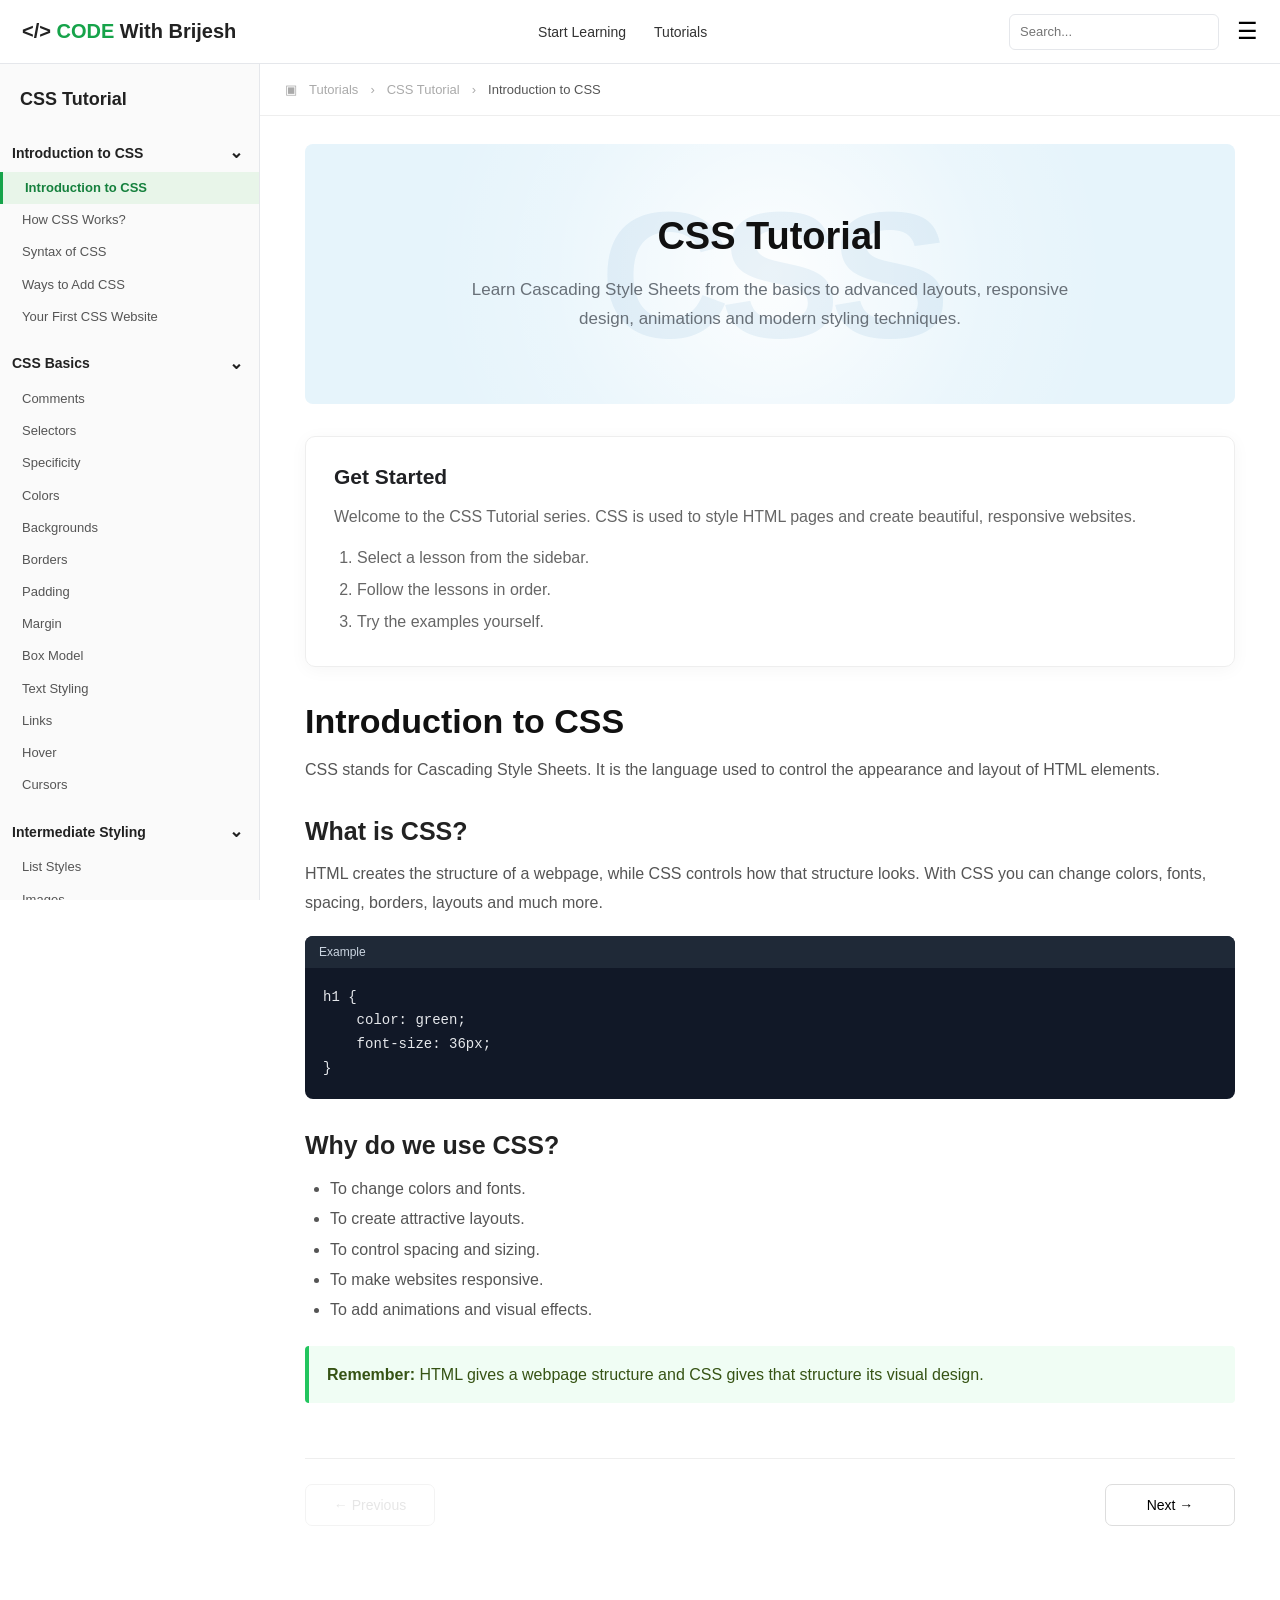
<file: css-tutorial.html>
<!DOCTYPE html>
<html lang="en">
<head>
<meta charset="UTF-8">
<meta name="viewport" content="width=device-width, initial-scale=1.0">

<meta name="description"
content="CODE With Brijesh CSS Tutorial - Learn CSS from beginner to advanced with practical examples.">

<title>CSS Tutorial - CODE With Brijesh</title>

<style>

/* =====================================================
   RESET
===================================================== */

*{
    margin:0;
    padding:0;
    box-sizing:border-box;
}

html{
    scroll-behavior:smooth;
}

body{
    font-family:Arial, Helvetica, sans-serif;
    background:#fff;
    color:#202124;
}

/* =====================================================
   HEADER
===================================================== */

.top-header{
    height:64px;
    border-bottom:1px solid #e5e7eb;
    display:flex;
    align-items:center;
    justify-content:space-between;
    padding:0 22px;
    background:#fff;
    position:sticky;
    top:0;
    z-index:1000;
}

.logo{
    text-decoration:none;
    color:#222;
    font-size:20px;
    font-weight:700;
}

.logo span{
    color:#16a34a;
}

.top-nav{
    display:flex;
    align-items:center;
    gap:28px;
}

.top-nav a{
    text-decoration:none;
    color:#333;
    font-size:14px;
}

.top-right{
    display:flex;
    align-items:center;
    gap:18px;
}

.search-box{
    width:210px;
    height:36px;
    border:1px solid #e5e7eb;
    border-radius:6px;
    display:flex;
    align-items:center;
    padding:0 10px;
}

.search-box input{
    width:100%;
    border:none;
    outline:none;
    font-size:13px;
}

.menu-btn{
    border:none;
    background:none;
    cursor:pointer;
    font-size:23px;
}

/* =====================================================
   PAGE LAYOUT
===================================================== */

.page{
    display:flex;
    min-height:calc(100vh - 64px);
}

/* =====================================================
   SIDEBAR
===================================================== */

.sidebar{
    width:260px;
    flex-shrink:0;
    background:#fafafa;
    border-right:1px solid #e5e7eb;
    height:calc(100vh - 64px);
    overflow-y:auto;
    position:sticky;
    top:64px;
}

.sidebar-title{
    font-size:18px;
    font-weight:700;
    padding:25px 20px 20px;
    color:#222;
    position:sticky;
    top:0;
    background:#fafafa;
    z-index:2;
}

.sidebar-section{
    border-bottom:0;
}

.section-toggle{
    width:100%;
    border:none;
    background:transparent;
    padding:12px 16px 9px 12px;
    display:flex;
    justify-content:space-between;
    align-items:center;
    font-size:14px;
    font-weight:600;
    color:#222;
    cursor:pointer;
    text-align:left;
}

.arrow{
    font-size:17px;
    transition:.2s;
}

.sidebar-section.closed .arrow{
    transform:rotate(-90deg);
}

.lesson-list{
    display:block;
    padding-bottom:8px;
}

.sidebar-section.closed .lesson-list{
    display:none;
}

.lesson-link{
    display:block;
    padding:7px 18px 7px 22px;
    text-decoration:none;
    color:#555;
    font-size:13px;
    line-height:1.4;
    cursor:pointer;
}

.lesson-link:hover{
    background:#f0f0f0;
    color:#111;
}

.lesson-link.active{
    background:#e8f5e9;
    color:#15803d;
    font-weight:600;
    border-left:3px solid #16a34a;
}

/* =====================================================
   MAIN CONTENT
===================================================== */

.main{
    flex:1;
    min-width:0;
}

/* =====================================================
   BREADCRUMB
===================================================== */

.breadcrumb{
    height:52px;
    border-bottom:1px solid #eee;
    display:flex;
    align-items:center;
    gap:12px;
    padding:0 25px;
    color:#777;
    font-size:13px;
}

.breadcrumb span{
    color:#aaa;
}

#breadcrumbLesson{
    color:#555;
}

/* =====================================================
   CONTENT WRAPPER
===================================================== */

.content{
    max-width:1000px;
    margin:auto;
    padding:28px 35px 80px;
}

/* =====================================================
   HERO
===================================================== */

.tutorial-hero{
    min-height:260px;
    border-radius:8px;
    display:flex;
    align-items:center;
    justify-content:center;
    text-align:center;
    padding:40px;
    margin-bottom:32px;
    background:
        radial-gradient(
            circle at center,
            rgba(255,255,255,.9) 0,
            rgba(255,255,255,.2) 45%,
            transparent 70%
        ),
        #e6f4fb;
    position:relative;
    overflow:hidden;
}

.tutorial-hero:before{
    content:"CSS";
    position:absolute;
    font-size:180px;
    font-weight:900;
    color:rgba(30,120,180,.08);
    letter-spacing:-10px;
}

.hero-inner{
    position:relative;
    z-index:1;
}

.hero-inner h1{
    font-size:38px;
    margin-bottom:18px;
    color:#111;
}

.hero-inner p{
    max-width:650px;
    margin:auto;
    font-size:17px;
    line-height:1.7;
    color:#687078;
}

/* =====================================================
   GET STARTED
===================================================== */

.get-started{
    border:1px solid #eee;
    border-radius:10px;
    padding:28px;
    margin-bottom:35px;
    box-shadow:0 3px 18px rgba(0,0,0,.04);
}

.get-started h2{
    font-size:21px;
    margin-bottom:14px;
}

.get-started p{
    color:#666;
    line-height:1.7;
    margin-bottom:12px;
}

.get-started ol{
    padding-left:23px;
    color:#666;
    line-height:2;
}

/* =====================================================
   LESSON
===================================================== */

.lesson-content{
    display:none;
}

.lesson-content.active{
    display:block;
}

.lesson-title{
    font-size:34px;
    margin-bottom:15px;
    color:#111;
}

.lesson-intro{
    color:#666;
    font-size:16px;
    line-height:1.8;
    margin-bottom:25px;
}

.lesson-content h2{
    font-size:25px;
    margin:32px 0 14px;
    color:#222;
}

.lesson-content h3{
    font-size:20px;
    margin:25px 0 12px;
}

.lesson-content p{
    color:#555;
    line-height:1.8;
    margin-bottom:15px;
}

.lesson-content ul,
.lesson-content ol{
    margin:12px 0 20px 25px;
    color:#555;
    line-height:1.9;
}

/* =====================================================
   CODE
===================================================== */

.code-box{
    background:#111827;
    border-radius:8px;
    margin:18px 0 25px;
    overflow:hidden;
}

.code-title{
    background:#1f2937;
    color:#cbd5e1;
    padding:9px 14px;
    font-size:12px;
}

pre{
    margin:0;
    padding:18px;
    overflow-x:auto;
    color:#e5e7eb;
    font-size:14px;
    line-height:1.7;
}

code{
    font-family:Consolas, Monaco, monospace;
}

.note{
    background:#f0fdf4;
    border-left:4px solid #22c55e;
    padding:15px 18px;
    margin:20px 0;
    color:#365314;
    line-height:1.7;
    border-radius:4px;
}

.warning{
    background:#fff7ed;
    border-left:4px solid #f97316;
    padding:15px 18px;
    margin:20px 0;
    color:#7c2d12;
    line-height:1.7;
}

/* =====================================================
   PREVIOUS NEXT
===================================================== */

.lesson-navigation{
    margin-top:55px;
    padding-top:25px;
    border-top:1px solid #eee;
    display:flex;
    justify-content:space-between;
    gap:15px;
}

.nav-btn{
    min-width:130px;
    border:1px solid #ddd;
    background:#fff;
    padding:12px 18px;
    border-radius:7px;
    cursor:pointer;
    font-size:14px;
}

.nav-btn:hover:not(:disabled){
    background:#f5f5f5;
}

.nav-btn:disabled{
    opacity:.35;
    cursor:not-allowed;
}

/* =====================================================
   MOBILE SIDEBAR BUTTON
===================================================== */

.mobile-sidebar-btn{
    display:none;
    position:fixed;
    left:15px;
    bottom:20px;
    width:48px;
    height:48px;
    border:none;
    border-radius:50%;
    background:#16a34a;
    color:#fff;
    font-size:22px;
    z-index:2000;
    cursor:pointer;
    box-shadow:0 5px 20px rgba(0,0,0,.25);
}

.sidebar-overlay{
    display:none;
}

/* =====================================================
   DARK MODE
===================================================== */

body.dark{
    background:#0f1115;
    color:#eee;
}

body.dark .top-header{
    background:#111318;
    border-color:#292d35;
}

body.dark .logo,
body.dark .top-nav a,
body.dark .menu-btn{
    color:#eee;
}

body.dark .search-box{
    background:#191c22;
    border-color:#30343d;
}

body.dark .search-box input{
    background:transparent;
    color:#eee;
}

body.dark .sidebar{
    background:#12151a;
    border-color:#292d35;
}

body.dark .sidebar-title,
body.dark .section-toggle{
    color:#eee;
    background:#12151a;
}

body.dark .lesson-link{
    color:#aeb4bf;
}

body.dark .lesson-link:hover{
    background:#1d2128;
}

body.dark .lesson-link.active{
    background:#12351f;
    color:#4ade80;
}

body.dark .breadcrumb{
    border-color:#292d35;
    color:#999;
}

body.dark #breadcrumbLesson{
    color:#ccc;
}

body.dark .tutorial-hero{
    background:#17252d;
}

body.dark .hero-inner h1{
    color:#fff;
}

body.dark .hero-inner p{
    color:#aab3bd;
}

body.dark .get-started{
    border-color:#292d35;
    background:#15181d;
}

body.dark .get-started h2,
body.dark .lesson-title,
body.dark .lesson-content h2,
body.dark .lesson-content h3{
    color:#fff;
}

body.dark .get-started p,
body.dark .get-started ol,
body.dark .lesson-content p,
body.dark .lesson-content ul,
body.dark .lesson-content ol{
    color:#b8bec8;
}

body.dark .lesson-navigation{
    border-color:#292d35;
}

body.dark .nav-btn{
    background:#171a20;
    color:#eee;
    border-color:#333842;
}

/* =====================================================
   RESPONSIVE
===================================================== */

@media(max-width:850px){

    .top-nav{
        display:none;
    }

    .search-box{
        width:150px;
    }

    .sidebar{
        position:fixed;
        left:-280px;
        top:64px;
        width:270px;
        height:calc(100vh - 64px);
        z-index:1500;
        transition:left .25s ease;
        box-shadow:5px 0 20px rgba(0,0,0,.12);
    }

    .sidebar.open{
        left:0;
    }

    .sidebar-overlay{
        position:fixed;
        inset:64px 0 0;
        background:rgba(0,0,0,.4);
        z-index:1400;
    }

    .sidebar-overlay.show{
        display:block;
    }

    .mobile-sidebar-btn{
        display:block;
    }

    .content{
        padding:22px 18px 80px;
    }

    .tutorial-hero{
        min-height:230px;
        padding:25px 18px;
    }

    .hero-inner h1{
        font-size:31px;
    }

    .hero-inner p{
        font-size:15px;
    }
}

@media(max-width:550px){

    .top-header{
        padding:0 14px;
    }

    .logo{
        font-size:16px;
    }

    .search-box{
        width:105px;
    }

    .top-right{
        gap:8px;
    }

    .breadcrumb{
        padding:0 15px;
        font-size:11px;
    }

    .lesson-title{
        font-size:28px;
    }

    .get-started{
        padding:20px;
    }

    .lesson-navigation{
        flex-direction:column;
    }

    .nav-btn{
        width:100%;
    }
}

</style>
</head>

<body>

<!-- =====================================================
     HEADER
===================================================== -->

<header class="top-header">

    <a href="index.html" class="logo">
        &lt;/&gt; <span>CODE</span> With Brijesh
    </a>

    <nav class="top-nav">
        <a href="index.html">Start Learning</a>
        <a href="tutorials.html">Tutorials</a>
    </nav>

    <div class="top-right">

        <div class="search-box">
            <input
                type="text"
                id="searchInput"
                placeholder="Search..."
            >
        </div>

        <button class="menu-btn" id="menuBtn">
            ☰
        </button>

    </div>

</header>


<!-- =====================================================
     PAGE
===================================================== -->

<div class="page">


<!-- =====================================================
     SIDEBAR
===================================================== -->

<aside class="sidebar" id="sidebar">

    <div class="sidebar-title">
        CSS Tutorial
    </div>


    <!-- INTRODUCTION -->

    <div class="sidebar-section">

        <button class="section-toggle">
            <span>Introduction to CSS</span>
            <span class="arrow">⌄</span>
        </button>

        <div class="lesson-list">

            <a class="lesson-link active" data-lesson="introduction">
                Introduction to CSS
            </a>

            <a class="lesson-link" data-lesson="how-css-works">
                How CSS Works?
            </a>

            <a class="lesson-link" data-lesson="css-syntax">
                Syntax of CSS
            </a>

            <a class="lesson-link" data-lesson="ways-css">
                Ways to Add CSS
            </a>

            <a class="lesson-link" data-lesson="first-css">
                Your First CSS Website
            </a>

        </div>

    </div>


    <!-- CSS BASICS -->

    <div class="sidebar-section">

        <button class="section-toggle">
            <span>CSS Basics</span>
            <span class="arrow">⌄</span>
        </button>

        <div class="lesson-list">

            <a class="lesson-link" data-lesson="comments">Comments</a>
            <a class="lesson-link" data-lesson="selectors">Selectors</a>
            <a class="lesson-link" data-lesson="specificity">Specificity</a>
            <a class="lesson-link" data-lesson="colors">Colors</a>
            <a class="lesson-link" data-lesson="backgrounds">Backgrounds</a>
            <a class="lesson-link" data-lesson="borders">Borders</a>
            <a class="lesson-link" data-lesson="padding">Padding</a>
            <a class="lesson-link" data-lesson="margin">Margin</a>
            <a class="lesson-link" data-lesson="box-model">Box Model</a>
            <a class="lesson-link" data-lesson="text-styling">Text Styling</a>
            <a class="lesson-link" data-lesson="links">Links</a>
            <a class="lesson-link" data-lesson="hover">Hover</a>
            <a class="lesson-link" data-lesson="cursors">Cursors</a>

        </div>

    </div>


    <!-- INTERMEDIATE -->

    <div class="sidebar-section">

        <button class="section-toggle">
            <span>Intermediate Styling</span>
            <span class="arrow">⌄</span>
        </button>

        <div class="lesson-list">

            <a class="lesson-link" data-lesson="list-styles">List Styles</a>
            <a class="lesson-link" data-lesson="images">Images</a>
            <a class="lesson-link" data-lesson="video">Video Embedding</a>
            <a class="lesson-link" data-lesson="buttons">Buttons</a>
            <a class="lesson-link" data-lesson="overflow">Overflow</a>
            <a class="lesson-link" data-lesson="float">Float</a>
            <a class="lesson-link" data-lesson="positioning">Positioning</a>
            <a class="lesson-link" data-lesson="z-index">Z-Index</a>
            <a class="lesson-link" data-lesson="units">Units</a>
            <a class="lesson-link" data-lesson="variables">Variables</a>
            <a class="lesson-link" data-lesson="math-functions">Maths Functions</a>
            <a class="lesson-link" data-lesson="forms">Forms</a>
            <a class="lesson-link" data-lesson="navigation">Navigation Bar</a>

        </div>

    </div>


    <!-- LAYOUT -->

    <div class="sidebar-section">

        <button class="section-toggle">
            <span>Layout & Designing</span>
            <span class="arrow">⌄</span>
        </button>

        <div class="lesson-list">

            <a class="lesson-link" data-lesson="display">Display</a>
            <a class="lesson-link" data-lesson="flexbox">FlexBox</a>
            <a class="lesson-link" data-lesson="grid">Grid</a>
            <a class="lesson-link" data-lesson="media-queries">Media Queries</a>

        </div>

    </div>


    <!-- ADVANCED -->

    <div class="sidebar-section">

        <button class="section-toggle">
            <span>Advanced CSS</span>
            <span class="arrow">⌄</span>
        </button>

        <div class="lesson-list">

            <a class="lesson-link" data-lesson="combinators">Combinators</a>
            <a class="lesson-link" data-lesson="pseudo">Pseudo-classes</a>
            <a class="lesson-link" data-lesson="shadows">Shadows</a>
            <a class="lesson-link" data-lesson="border-images">Border Images</a>
            <a class="lesson-link" data-lesson="gradients">Gradients</a>
            <a class="lesson-link" data-lesson="transform">2D Transform</a>
            <a class="lesson-link" data-lesson="transitions">Transitions</a>
            <a class="lesson-link" data-lesson="animations">Animations</a>
            <a class="lesson-link" data-lesson="masking">Masking</a>
            <a class="lesson-link" data-lesson="tooltip">ToolTip Text</a>
            <a class="lesson-link" data-lesson="pagination">Pagination</a>
            <a class="lesson-link" data-lesson="inherit">Inherit</a>
            <a class="lesson-link" data-lesson="important">!important Property</a>
            <a class="lesson-link" data-lesson="advanced-media">Advanced Media Queries</a>

        </div>

    </div>


    <!-- FAQ -->

    <div class="sidebar-section">

        <button class="section-toggle">
            <span>CSS FAQs</span>
            <span class="arrow">⌄</span>
        </button>

        <div class="lesson-list">

            <a class="lesson-link" data-lesson="questions">
                Questions
            </a>

        </div>

    </div>

</aside>


<div class="sidebar-overlay" id="sidebarOverlay"></div>


<!-- =====================================================
     MAIN
===================================================== -->

<main class="main">

    <div class="breadcrumb">

        <span>▣</span>

        <span>Tutorials</span>

        <span>›</span>

        <span>CSS Tutorial</span>

        <span>›</span>

        <span id="breadcrumbLesson">
            Introduction to CSS
        </span>

    </div>


    <div class="content">


        <!-- HERO -->

        <section class="tutorial-hero">

            <div class="hero-inner">

                <h1>CSS Tutorial</h1>

                <p>
                    Learn Cascading Style Sheets from the basics
                    to advanced layouts, responsive design,
                    animations and modern styling techniques.
                </p>

            </div>

        </section>


        <!-- GET STARTED -->

        <section class="get-started" id="getStarted">

            <h2>Get Started</h2>

            <p>
                Welcome to the CSS Tutorial series.
                CSS is used to style HTML pages and create
                beautiful, responsive websites.
            </p>

            <ol>
                <li>Select a lesson from the sidebar.</li>
                <li>Follow the lessons in order.</li>
                <li>Try the examples yourself.</li>
            </ol>

        </section>


        <!-- =================================================
             LESSON CONTENT
        ================================================= -->

        <div id="lessonContainer">


            <!-- INTRODUCTION -->

            <article class="lesson-content active" data-content="introduction">

                <h1 class="lesson-title">
                    Introduction to CSS
                </h1>

                <p class="lesson-intro">
                    CSS stands for Cascading Style Sheets.
                    It is the language used to control the appearance
                    and layout of HTML elements.
                </p>

                <h2>What is CSS?</h2>

                <p>
                    HTML creates the structure of a webpage,
                    while CSS controls how that structure looks.
                    With CSS you can change colors, fonts, spacing,
                    borders, layouts and much more.
                </p>

                <div class="code-box">

                    <div class="code-title">
                        Example
                    </div>

<pre><code>h1 {
    color: green;
    font-size: 36px;
}</code></pre>

                </div>

                <h2>Why do we use CSS?</h2>

                <ul>
                    <li>To change colors and fonts.</li>
                    <li>To create attractive layouts.</li>
                    <li>To control spacing and sizing.</li>
                    <li>To make websites responsive.</li>
                    <li>To add animations and visual effects.</li>
                </ul>

                <div class="note">
                    <strong>Remember:</strong>
                    HTML gives a webpage structure and CSS gives
                    that structure its visual design.
                </div>

            </article>


            <!-- HOW CSS WORKS -->

            <article class="lesson-content" data-content="how-css-works">

                <h1 class="lesson-title">How CSS Works?</h1>

                <p class="lesson-intro">
                    CSS works by selecting HTML elements and applying
                    style rules to them.
                </p>

                <h2>Basic Process</h2>

                <ol>
                    <li>The browser reads the HTML.</li>
                    <li>It finds the CSS rules.</li>
                    <li>Selectors identify elements.</li>
                    <li>The browser applies matching properties.</li>
                    <li>The final styled page is displayed.</li>
                </ol>

                <div class="code-box">
                    <div class="code-title">HTML + CSS</div>

<pre><code>&lt;h1&gt;Hello Brijesh&lt;/h1&gt;

h1 {
    color: blue;
}</code></pre>

                </div>

            </article>


            <!-- SYNTAX -->

            <article class="lesson-content" data-content="css-syntax">

                <h1 class="lesson-title">Syntax of CSS</h1>

                <p class="lesson-intro">
                    A CSS rule normally contains a selector,
                    declarations, properties and values.
                </p>

                <div class="code-box">
                    <div class="code-title">CSS Syntax</div>

<pre><code>selector {
    property: value;
}</code></pre>

                </div>

                <h2>Example</h2>

                <div class="code-box">

<pre><code>p {
    color: red;
    font-size: 18px;
}</code></pre>

                </div>

                <p>
                    Here <strong>p</strong> is the selector,
                    <strong>color</strong> and
                    <strong>font-size</strong> are properties,
                    and their values are red and 18px.
                </p>

            </article>


            <!-- WAYS TO ADD CSS -->

            <article class="lesson-content" data-content="ways-css">

                <h1 class="lesson-title">Ways to Add CSS</h1>

                <p class="lesson-intro">
                    CSS can be added to an HTML document in different ways.
                </p>

                <h2>1. Inline CSS</h2>

                <div class="code-box">

<pre><code>&lt;p style="color:red;"&gt;
    Hello
&lt;/p&gt;</code></pre>

                </div>

                <h2>2. Internal CSS</h2>

                <div class="code-box">

<pre><code>&lt;style&gt;

p {
    color: blue;
}

&lt;/style&gt;</code></pre>

                </div>

                <h2>3. External CSS</h2>

                <div class="code-box">

<pre><code>&lt;link rel="stylesheet"
href="style.css"&gt;</code></pre>

                </div>

                <div class="note">
                    External CSS is generally preferred for larger websites
                    because the styles can be reused across multiple pages.
                </div>

            </article>


            <!-- FIRST WEBSITE -->

            <article class="lesson-content" data-content="first-css">

                <h1 class="lesson-title">
                    Your First CSS Website
                </h1>

                <p class="lesson-intro">
                    Let's create a simple webpage using HTML and CSS.
                </p>

                <h2>index.html</h2>

                <div class="code-box">

<pre><code>&lt;!DOCTYPE html&gt;
&lt;html&gt;
&lt;head&gt;

&lt;title&gt;My Website&lt;/title&gt;

&lt;link rel="stylesheet"
href="style.css"&gt;

&lt;/head&gt;

&lt;body&gt;

&lt;h1&gt;My First Website&lt;/h1&gt;

&lt;p&gt;Welcome to my website.&lt;/p&gt;

&lt;/body&gt;
&lt;/html&gt;</code></pre>

                </div>

                <h2>style.css</h2>

                <div class="code-box">

<pre><code>body {
    background: #f4f4f4;
    font-family: Arial;
}

h1 {
    color: green;
}

p {
    color: #555;
}</code></pre>

                </div>

            </article>


            <!-- GENERIC LESSONS -->

            <article class="lesson-content" data-content="comments">
                <h1 class="lesson-title">CSS Comments</h1>
                <p class="lesson-intro">Comments help you document your CSS without affecting the webpage.</p>
                <div class="code-box"><pre><code>/* This is a CSS comment */

h1 {
    color: green;
}</code></pre></div>
            </article>


            <article class="lesson-content" data-content="selectors">
                <h1 class="lesson-title">CSS Selectors</h1>
                <p class="lesson-intro">Selectors tell CSS which HTML elements should receive a style.</p>
                <div class="code-box"><pre><code>p {
    color: blue;
}

.title {
    font-size: 30px;
}

#main {
    padding: 20px;
}</code></pre></div>
            </article>


            <article class="lesson-content" data-content="specificity">
                <h1 class="lesson-title">CSS Specificity</h1>
                <p class="lesson-intro">Specificity determines which CSS rule wins when multiple rules target the same element.</p>
                <div class="code-box"><pre><code>p {
    color: blue;
}

.text {
    color: green;
}

#message {
    color: red;
}</code></pre></div>
            </article>


            <article class="lesson-content" data-content="colors">
                <h1 class="lesson-title">CSS Colors</h1>
                <p class="lesson-intro">CSS supports named colors, hexadecimal values, RGB, RGBA, HSL and more.</p>
                <div class="code-box"><pre><code>h1 {
    color: red;
}

.box {
    background: #16a34a;
}

p {
    color: rgb(30, 64, 175);
}</code></pre></div>
            </article>


            <article class="lesson-content" data-content="backgrounds">
                <h1 class="lesson-title">CSS Backgrounds</h1>
                <p class="lesson-intro">Background properties control the background color, image, position and size of an element.</p>
                <div class="code-box"><pre><code>body {
    background-color: #f5f5f5;
}

.hero {
    background-image: url("image.jpg");
    background-size: cover;
    background-position: center;
}</code></pre></div>
            </article>


            <article class="lesson-content" data-content="borders">
                <h1 class="lesson-title">CSS Borders</h1>
                <p class="lesson-intro">Borders can be used to visually separate or highlight elements.</p>
                <div class="code-box"><pre><code>.box {
    border: 2px solid green;
    border-radius: 10px;
}</code></pre></div>
            </article>


            <article class="lesson-content" data-content="padding">
                <h1 class="lesson-title">CSS Padding</h1>
                <p class="lesson-intro">Padding creates space between an element's content and its border.</p>
                <div class="code-box"><pre><code>.card {
    padding: 20px;
}</code></pre></div>
            </article>


            <article class="lesson-content" data-content="margin">
                <h1 class="lesson-title">CSS Margin</h1>
                <p class="lesson-intro">Margin creates space outside an element.</p>
                <div class="code-box"><pre><code>.card {
    margin: 30px;
}</code></pre></div>
            </article>


            <article class="lesson-content" data-content="box-model">
                <h1 class="lesson-title">CSS Box Model</h1>
                <p class="lesson-intro">Every HTML element can be understood as a box containing content, padding, border and margin.</p>
                <div class="code-box"><pre><code>.box {
    width: 200px;
    padding: 20px;
    border: 2px solid black;
    margin: 20px;
}</code></pre></div>
            </article>


            <article class="lesson-content" data-content="text-styling">
                <h1 class="lesson-title">Text Styling</h1>
                <p class="lesson-intro">CSS provides many properties for controlling text appearance.</p>
                <div class="code-box"><pre><code>p {
    font-size: 18px;
    font-weight: 600;
    line-height: 1.6;
    text-align: center;
}</code></pre></div>
            </article>


            <article class="lesson-content" data-content="links">
                <h1 class="lesson-title">CSS Links</h1>
                <p class="lesson-intro">Links can be styled using normal, visited, hover and active states.</p>
                <div class="code-box"><pre><code>a {
    color: green;
    text-decoration: none;
}

a:hover {
    text-decoration: underline;
}</code></pre></div>
            </article>


            <article class="lesson-content" data-content="hover">
                <h1 class="lesson-title">CSS Hover</h1>
                <p class="lesson-intro">The hover pseudo-class applies styles when the pointer moves over an element.</p>
                <div class="code-box"><pre><code>button:hover {
    transform: translateY(-2px);
}</code></pre></div>
            </article>


            <article class="lesson-content" data-content="cursors">
                <h1 class="lesson-title">CSS Cursors</h1>
                <p class="lesson-intro">The cursor property controls the pointer style.</p>
                <div class="code-box"><pre><code>button {
    cursor: pointer;
}</code></pre></div>
            </article>


            <article class="lesson-content" data-content="list-styles">
                <h1 class="lesson-title">List Styles</h1>
                <p class="lesson-intro">CSS can change the marker style of ordered and unordered lists.</p>
                <div class="code-box"><pre><code>ul {
    list-style-type: square;
}</code></pre></div>
            </article>


            <article class="lesson-content" data-content="images">
                <h1 class="lesson-title">CSS Images</h1>
                <p class="lesson-intro">CSS can control image size, borders, object fitting and more.</p>
                <div class="code-box"><pre><code>img {
    width: 100%;
    max-width: 500px;
    border-radius: 12px;
}</code></pre></div>
            </article>


            <article class="lesson-content" data-content="video">
                <h1 class="lesson-title">Video Embedding</h1>
                <p class="lesson-intro">HTML provides video elements while CSS controls how the video is displayed.</p>
                <div class="code-box"><pre><code>video {
    width: 100%;
    max-width: 700px;
    border-radius: 10px;
}</code></pre></div>
            </article>


            <article class="lesson-content" data-content="buttons">
                <h1 class="lesson-title">CSS Buttons</h1>
                <p class="lesson-intro">Buttons can be styled with colors, spacing, borders and hover effects.</p>
                <div class="code-box"><pre><code>.btn {
    padding: 12px 22px;
    border: none;
    border-radius: 8px;
    background: #16a34a;
    color: white;
}</code></pre></div>
            </article>


            <article class="lesson-content" data-content="overflow">
                <h1 class="lesson-title">CSS Overflow</h1>
                <p class="lesson-intro">Overflow controls what happens when content is larger than its container.</p>
                <div class="code-box"><pre><code>.box {
    width: 200px;
    height: 100px;
    overflow: auto;
}</code></pre></div>
            </article>


            <article class="lesson-content" data-content="float">
                <h1 class="lesson-title">CSS Float</h1>
                <p class="lesson-intro">The float property can move an element to the left or right of its container.</p>
                <div class="code-box"><pre><code>.image {
    float: left;
    margin-right: 20px;
}</code></pre></div>
            </article>


            <article class="lesson-content" data-content="positioning">
                <h1 class="lesson-title">CSS Positioning</h1>
                <p class="lesson-intro">Positioning lets you control where elements are placed.</p>
                <div class="code-box"><pre><code>.box {
    position: relative;
    top: 20px;
    left: 10px;
}</code></pre></div>
            </article>


            <article class="lesson-content" data-content="z-index">
                <h1 class="lesson-title">CSS Z-Index</h1>
                <p class="lesson-intro">Z-index controls the stacking order of positioned elements.</p>
                <div class="code-box"><pre><code>.front {
    position: relative;
    z-index: 10;
}</code></pre></div>
            </article>


            <article class="lesson-content" data-content="units">
                <h1 class="lesson-title">CSS Units</h1>
                <p class="lesson-intro">CSS supports units such as px, %, em, rem, vh and vw.</p>
                <div class="code-box"><pre><code>.box {
    width: 80%;
    padding: 2rem;
    height: 50vh;
}</code></pre></div>
            </article>


            <article class="lesson-content" data-content="variables">
                <h1 class="lesson-title">CSS Variables</h1>
                <p class="lesson-intro">CSS custom properties allow you to reuse values throughout a stylesheet.</p>
                <div class="code-box"><pre><code>:root {
    --primary: #16a34a;
}

button {
    background: var(--primary);
}</code></pre></div>
            </article>


            <article class="lesson-content" data-content="math-functions">
                <h1 class="lesson-title">Maths Functions</h1>
                <p class="lesson-intro">CSS functions such as calc(), min() and max() help create flexible layouts.</p>
                <div class="code-box"><pre><code>.container {
    width: calc(100% - 40px);
}</code></pre></div>
            </article>


            <article class="lesson-content" data-content="forms">
                <h1 class="lesson-title">CSS Forms</h1>
                <p class="lesson-intro">CSS can improve the appearance and usability of form controls.</p>
                <div class="code-box"><pre><code>input {
    padding: 12px;
    border: 1px solid #ccc;
    border-radius: 7px;
}</code></pre></div>
            </article>


            <article class="lesson-content" data-content="navigation">
                <h1 class="lesson-title">CSS Navigation Bar</h1>
                <p class="lesson-intro">Navigation bars combine links and layout techniques to help users move through a website.</p>
                <div class="code-box"><pre><code>.nav {
    display: flex;
    align-items: center;
    gap: 20px;
}</code></pre></div>
            </article>


            <article class="lesson-content" data-content="display">
                <h1 class="lesson-title">CSS Display</h1>
                <p class="lesson-intro">The display property controls how an element participates in layout.</p>
                <div class="code-box"><pre><code>.box {
    display: block;
}

.hidden {
    display: none;
}</code></pre></div>
            </article>


            <article class="lesson-content" data-content="flexbox">
                <h1 class="lesson-title">CSS FlexBox</h1>
                <p class="lesson-intro">Flexbox is a powerful layout system for arranging elements in rows or columns.</p>
                <div class="code-box"><pre><code>.container {
    display: flex;
    justify-content: center;
    align-items: center;
    gap: 20px;
}</code></pre></div>
            </article>


            <article class="lesson-content" data-content="grid">
                <h1 class="lesson-title">CSS Grid</h1>
                <p class="lesson-intro">CSS Grid is designed for two-dimensional layouts using rows and columns.</p>
                <div class="code-box"><pre><code>.container {
    display: grid;
    grid-template-columns: repeat(3, 1fr);
    gap: 20px;
}</code></pre></div>
            </article>


            <article class="lesson-content" data-content="media-queries">
                <h1 class="lesson-title">CSS Media Queries</h1>
                <p class="lesson-intro">Media queries allow a website to adapt to different screen sizes.</p>
                <div class="code-box"><pre><code>@media (max-width: 600px) {

    .container {
        grid-template-columns: 1fr;
    }

}</code></pre></div>
            </article>


            <article class="lesson-content" data-content="combinators">
                <h1 class="lesson-title">CSS Combinators</h1>
                <p class="lesson-intro">Combinators describe relationships between selectors.</p>
                <div class="code-box"><pre><code>.card p {
    color: green;
}

.card > p {
    font-weight: bold;
}</code></pre></div>
            </article>


            <article class="lesson-content" data-content="pseudo">
                <h1 class="lesson-title">Pseudo-classes</h1>
                <p class="lesson-intro">Pseudo-classes style elements based on a particular state.</p>
                <div class="code-box"><pre><code>button:hover {
    background: green;
}

input:focus {
    outline: 2px solid blue;
}</code></pre></div>
            </article>


            <article class="lesson-content" data-content="shadows">
                <h1 class="lesson-title">CSS Shadows</h1>
                <p class="lesson-intro">Box and text shadows add depth to elements.</p>
                <div class="code-box"><pre><code>.card {
    box-shadow: 0 10px 30px rgba(0,0,0,.12);
}</code></pre></div>
            </article>


            <article class="lesson-content" data-content="border-images">
                <h1 class="lesson-title">Border Images</h1>
                <p class="lesson-intro">Border images allow an image to be used as a border.</p>
                <div class="code-box"><pre><code>.box {
    border: 10px solid transparent;
    border-image: url("border.png") 30 round;
}</code></pre></div>
            </article>


            <article class="lesson-content" data-content="gradients">
                <h1 class="lesson-title">CSS Gradients</h1>
                <p class="lesson-intro">Gradients create smooth transitions between colors.</p>
                <div class="code-box"><pre><code>.hero {
    background: linear-gradient(
        135deg,
        #16a34a,
        #2563eb
    );
}</code></pre></div>
            </article>


            <article class="lesson-content" data-content="transform">
                <h1 class="lesson-title">2D Transform</h1>
                <p class="lesson-intro">Transforms can move, rotate, scale or skew an element.</p>
                <div class="code-box"><pre><code>.box:hover {
    transform: scale(1.05);
}</code></pre></div>
            </article>


            <article class="lesson-content" data-content="transitions">
                <h1 class="lesson-title">CSS Transitions</h1>
                <p class="lesson-intro">Transitions make property changes happen smoothly.</p>
                <div class="code-box"><pre><code>.button {
    transition: .3s ease;
}

.button:hover {
    transform: translateY(-3px);
}</code></pre></div>
            </article>


            <article class="lesson-content" data-content="animations">
                <h1 class="lesson-title">CSS Animations</h1>
                <p class="lesson-intro">Animations can change CSS properties over time.</p>
                <div class="code-box"><pre><code>@keyframes move {

    from {
        transform: translateX(0);
    }

    to {
        transform: translateX(100px);
    }

}

.box {
    animation: move 2s infinite alternate;
}</code></pre></div>
            </article>


            <article class="lesson-content" data-content="masking">
                <h1 class="lesson-title">CSS Masking</h1>
                <p class="lesson-intro">Masking can control which parts of an element remain visible.</p>
                <div class="code-box"><pre><code>.shape {
    mask-image: linear-gradient(
        black,
        transparent
    );
}</code></pre></div>
            </article>


            <article class="lesson-content" data-content="tooltip">
                <h1 class="lesson-title">ToolTip Text</h1>
                <p class="lesson-intro">Tooltips provide extra information when a user points to an element.</p>
                <div class="code-box"><pre><code>.tooltip {
    position: relative;
}

.tooltip:hover::after {
    content: "Hello!";
    position: absolute;
}</code></pre></div>
            </article>


            <article class="lesson-content" data-content="pagination">
                <h1 class="lesson-title">Pagination</h1>
                <p class="lesson-intro">Pagination divides large amounts of content into separate pages.</p>
                <div class="code-box"><pre><code>.pagination {
    display: flex;
    gap: 8px;
}

.pagination a {
    padding: 8px 12px;
    border: 1px solid #ddd;
}</code></pre></div>
            </article>


            <article class="lesson-content" data-content="inherit">
                <h1 class="lesson-title">CSS Inherit</h1>
                <p class="lesson-intro">The inherit value tells an element to use the corresponding value from its parent.</p>
                <div class="code-box"><pre><code>.child {
    color: inherit;
}</code></pre></div>
            </article>


            <article class="lesson-content" data-content="important">
                <h1 class="lesson-title">!important Property</h1>
                <p class="lesson-intro">The !important flag increases the priority of a CSS declaration and should be used carefully.</p>
                <div class="code-box"><pre><code>.text {
    color: red !important;
}</code></pre></div>

                <div class="warning">
                    Avoid using !important everywhere. Good CSS structure
                    usually reduces the need for it.
                </div>
            </article>


            <article class="lesson-content" data-content="advanced-media">
                <h1 class="lesson-title">Advanced Media Queries</h1>
                <p class="lesson-intro">Advanced media queries can respond to screen size, orientation and user preferences.</p>
                <div class="code-box"><pre><code>@media (min-width: 768px) and
       (orientation: landscape) {

    .layout {
        display: grid;
    }

}</code></pre></div>
            </article>


            <article class="lesson-content" data-content="questions">

                <h1 class="lesson-title">CSS Questions</h1>

                <p class="lesson-intro">
                    Test your understanding with these beginner-friendly
                    CSS questions.
                </p>

                <h2>Question 1</h2>

                <p>
                    What does CSS stand for?
                </p>

                <h2>Question 2</h2>

                <p>
                    Which property changes the text color?
                </p>

                <h2>Question 3</h2>

                <p>
                    What is the difference between margin and padding?
                </p>

                <h2>Question 4</h2>

                <p>
                    Which CSS layout systems are commonly used
                    for modern responsive websites?
                </p>

                <div class="note">
                    Try answering these questions yourself before
                    checking your notes.
                </div>

            </article>


        </div>


        <!-- =================================================
             NAVIGATION
        ================================================= -->

        <div class="lesson-navigation">

            <button
                class="nav-btn"
                id="previousBtn">
                ← Previous
            </button>

            <button
                class="nav-btn"
                id="nextBtn">
                Next →
            </button>

        </div>

    </div>

</main>

</div>


<!-- MOBILE SIDEBAR BUTTON -->

<button
    class="mobile-sidebar-btn"
    id="mobileSidebarBtn">
    ☰
</button>


<!-- =====================================================
     JAVASCRIPT
===================================================== -->

<script>

/* =====================================================
   SECTION TOGGLE
===================================================== */

const sectionButtons =
document.querySelectorAll(".section-toggle");

sectionButtons.forEach(button => {

    button.addEventListener("click", () => {

        const section =
        button.parentElement;

        section.classList.toggle("closed");

    });

});


/* =====================================================
   LESSON ELEMENTS
===================================================== */

const lessonLinks =
Array.from(
    document.querySelectorAll(".lesson-link")
);

const lessonContents =
Array.from(
    document.querySelectorAll(".lesson-content")
);

const previousBtn =
document.getElementById("previousBtn");

const nextBtn =
document.getElementById("nextBtn");

const breadcrumbLesson =
document.getElementById("breadcrumbLesson");

const getStarted =
document.getElementById("getStarted");


/* =====================================================
   OPEN LESSON
===================================================== */

function openLesson(index){

    if(index < 0 || index >= lessonLinks.length){
        return;
    }

    /* remove active */

    lessonLinks.forEach(link => {
        link.classList.remove("active");
    });

    /* activate selected */

    lessonLinks[index]
        .classList.add("active");


    /* hide all content */

    lessonContents.forEach(content => {
        content.classList.remove("active");
    });


    /* selected lesson */

    const lessonId =
        lessonLinks[index]
        .dataset.lesson;


    const selectedContent =
        document.querySelector(
            `[data-content="${lessonId}"]`
        );


    if(selectedContent){

        selectedContent.classList.add("active");

    }


    /* breadcrumb */

    breadcrumbLesson.textContent =
        lessonLinks[index].textContent.trim();


    /* get started only on first lesson */

    if(index === 0){

        getStarted.style.display = "block";

    }else{

        getStarted.style.display = "none";

    }


    /* buttons */

    previousBtn.disabled =
        index === 0;

    nextBtn.disabled =
        index === lessonLinks.length - 1;


    /* scroll */

    window.scrollTo({
        top:0,
        behavior:"smooth"
    });

}


/* =====================================================
   LESSON CLICK
===================================================== */

lessonLinks.forEach((link,index) => {

    link.addEventListener("click", () => {

        openLesson(index);

        closeMobileSidebar();

    });

});


/* =====================================================
   NEXT
===================================================== */

nextBtn.addEventListener("click", () => {

    const currentIndex =
        lessonLinks.findIndex(
            link => link.classList.contains("active")
        );

    if(currentIndex < lessonLinks.length - 1){

        openLesson(currentIndex + 1);

    }

});


/* =====================================================
   PREVIOUS
===================================================== */

previousBtn.addEventListener("click", () => {

    const currentIndex =
        lessonLinks.findIndex(
            link => link.classList.contains("active")
        );

    if(currentIndex > 0){

        openLesson(currentIndex - 1);

    }

});


/* =====================================================
   MOBILE SIDEBAR
===================================================== */

const sidebar =
document.getElementById("sidebar");

const sidebarOverlay =
document.getElementById("sidebarOverlay");

const mobileSidebarBtn =
document.getElementById("mobileSidebarBtn");

const menuBtn =
document.getElementById("menuBtn");


function openMobileSidebar(){

    sidebar.classList.add("open");

    sidebarOverlay.classList.add("show");

}


function closeMobileSidebar(){

    sidebar.classList.remove("open");

    sidebarOverlay.classList.remove("show");

}


mobileSidebarBtn.addEventListener(
    "click",
    openMobileSidebar
);


menuBtn.addEventListener(
    "click",
    openMobileSidebar
);


sidebarOverlay.addEventListener(
    "click",
    closeMobileSidebar
);


/* =====================================================
   SEARCH
===================================================== */

const searchInput =
document.getElementById("searchInput");

searchInput.addEventListener("input", () => {

    const value =
        searchInput.value
        .toLowerCase()
        .trim();


    lessonLinks.forEach(link => {

        const text =
            link.textContent
            .toLowerCase();

        if(!value){

            link.style.display = "block";

        }else{

            link.style.display =
                text.includes(value)
                ? "block"
                : "none";

        }

    });

});


/* =====================================================
   INITIAL STATE
===================================================== */

openLesson(0);

</script>

</body>
</html>
</file>
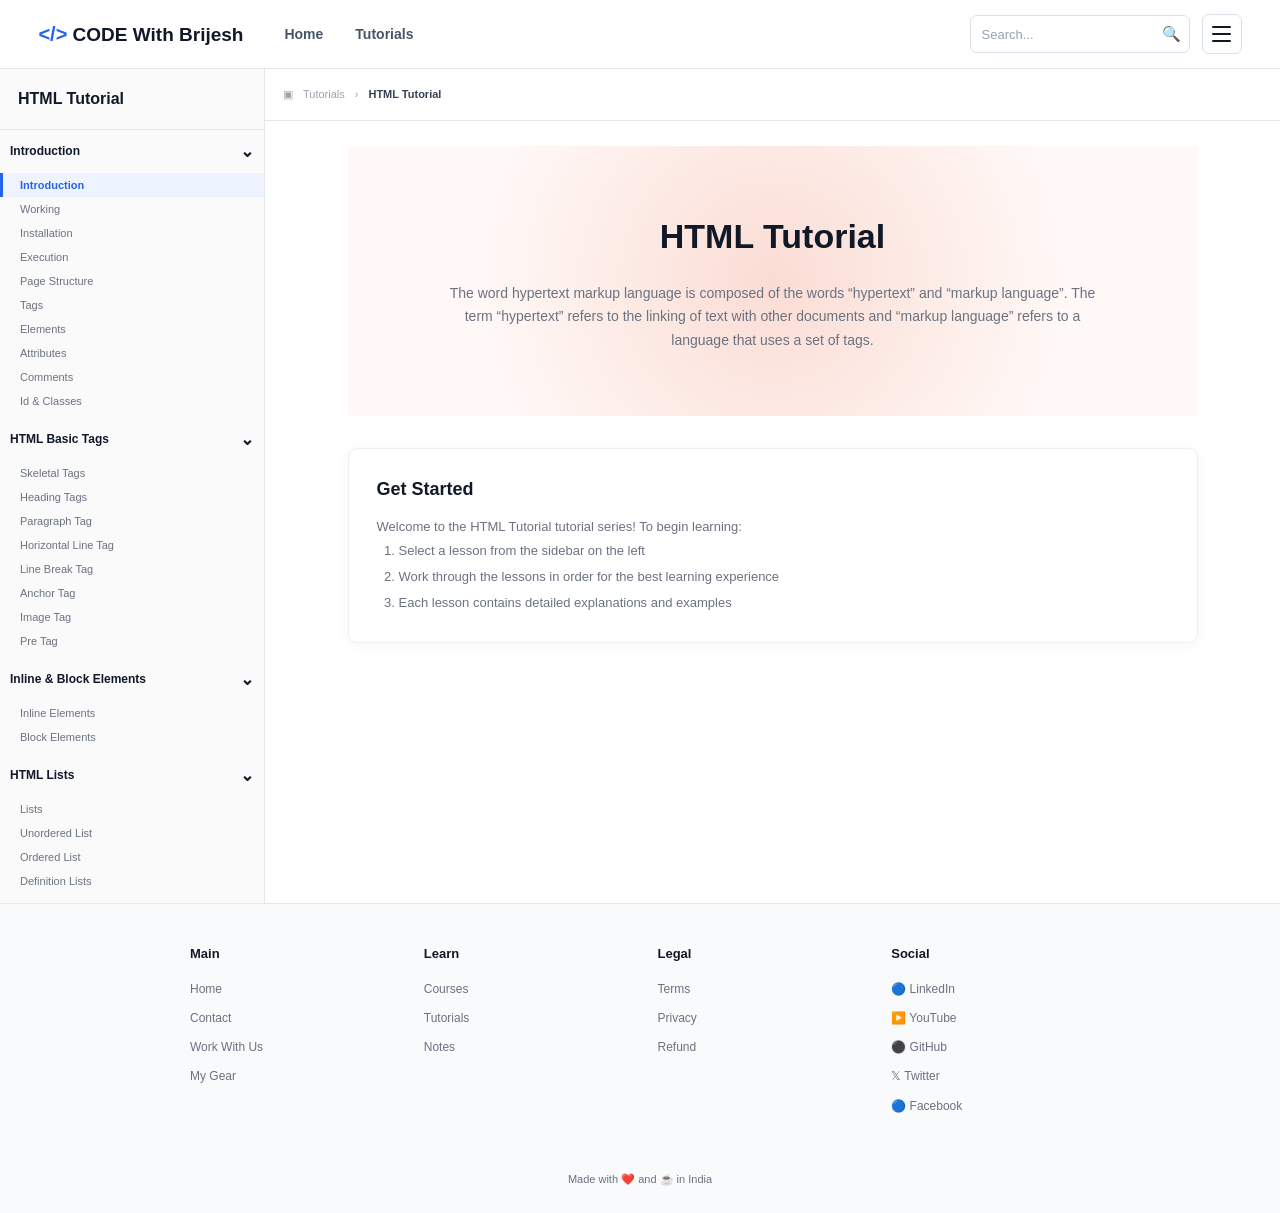
<file: html-tutorial.html>
<!DOCTYPE html>
<html lang="en">

<head>

    <meta charset="UTF-8">

    <meta name="viewport"
          content="width=device-width, initial-scale=1.0">

    <meta name="description"
          content="HTML Tutorial - CODE With Brijesh">

    <title>HTML Tutorial - CODE With Brijesh</title>

    <link rel="stylesheet" href="style.css">

    <style>

        /* =========================================
           HTML TUTORIAL LAYOUT
        ========================================= */

        .html-learning-page {
            display: flex;
            min-height: calc(100vh - 66px);
            background: #fff;
        }


        /* =========================================
           LEFT SIDEBAR
        ========================================= */

        .html-sidebar {

            width: 265px;
            flex-shrink: 0;

            background: #fafafa;

            border-right: 1px solid #e5e7eb;

            position: sticky;
            top: 66px;

            height: calc(100vh - 66px);

            overflow-y: auto;

            z-index: 20;
        }


        .html-sidebar::-webkit-scrollbar {
            width: 5px;
        }

        .html-sidebar::-webkit-scrollbar-thumb {
            background: #cbd5e1;
            border-radius: 10px;
        }


        .sidebar-heading {

            padding: 17px 18px;

            font-size: 16px;
            font-weight: 700;

            color: #111827;

            border-bottom: 1px solid #e5e7eb;

            background: #fafafa;
        }


        /* =========================================
           SIDEBAR GROUP
        ========================================= */

        .lesson-group {
            border-bottom: 0;
        }


        .lesson-group-title {

            width: 100%;

            display: flex;

            align-items: center;

            justify-content: space-between;

            padding: 11px 10px;

            border: 0;

            background: transparent;

            color: #111827;

            font-size: 12px;

            font-weight: 600;

            text-align: left;

            cursor: pointer;
        }


        .lesson-group-title:hover {
            background: #f1f5f9;
        }


        .lesson-group-title .arrow {

            font-size: 17px;

            transition:
                transform .2s ease;
        }


        .lesson-group.closed
        .lesson-group-title
        .arrow {

            transform: rotate(-90deg);
        }


        .lesson-group.closed
        .lesson-links {

            display: none;
        }


        /* =========================================
           SIDEBAR LESSON LINKS
        ========================================= */

        .lesson-links {
            padding-bottom: 5px;
        }


        .lesson-link {

            display: block;

            width: 100%;

            padding: 6px 20px;

            border: 0;

            background: transparent;

            color: #6b7280;

            font-size: 11px;

            text-align: left;

            cursor: pointer;

            text-decoration: none;
        }


        .lesson-link:hover {

            color: #2563eb;

            background: #f1f5f9;
        }


        .lesson-link.active {

            color: #2563eb;

            background: #eef4ff;

            font-weight: 600;

            border-left: 3px solid #2563eb;

            padding-left: 17px;
        }


        /* =========================================
           MAIN CONTENT
        ========================================= */

        .html-main {

            flex: 1;

            min-width: 0;

            background: #fff;
        }


        /* =========================================
           BREADCRUMB
        ========================================= */

        .html-breadcrumb {

            height: 52px;

            display: flex;

            align-items: center;

            gap: 10px;

            padding: 0 18px;

            border-bottom: 1px solid #e5e7eb;

            color: #9ca3af;

            font-size: 11px;
        }


        .html-breadcrumb strong {

            color: #374151;
        }


        /* =========================================
           CONTENT WRAPPER
        ========================================= */

        .html-content {

            width: min(850px, 88%);

            margin: auto;

            padding: 25px 0 70px;
        }


        /* =========================================
           HERO
        ========================================= */

        .html-hero {

            min-height: 270px;

            display: flex;

            flex-direction: column;

            align-items: center;

            justify-content: center;

            text-align: center;

            padding: 35px 30px;

            margin-bottom: 32px;

            border-radius: 3px;

            background:

                radial-gradient(
                    circle at center,
                    rgba(228,77,38,.16),
                    transparent 65%
                ),

                #fff8f6;
        }


        .html-hero h1 {

            margin: 0 0 18px;

            color: #111827;

            font-size: 34px;

            font-weight: 800;
        }


        .html-hero p {

            max-width: 650px;

            margin: 0;

            color: #6b7280;

            font-size: 14px;

            line-height: 1.7;
        }


        /* =========================================
           GET STARTED
        ========================================= */

        .get-started {

            padding: 26px 28px;

            background: #fff;

            border: 1px solid #f0f0f0;

            border-radius: 9px;

            box-shadow:
                0 2px 15px
                rgba(0,0,0,.04);
        }


        .get-started h2 {

            margin: 0 0 12px;

            color: #111827;

            font-size: 18px;
        }


        .get-started p {

            color: #6b7280;

            font-size: 13px;

            line-height: 1.7;
        }


        .get-started ol {

            padding-left: 22px;

            color: #6b7280;

            font-size: 13px;

            line-height: 2;
        }


        /* =========================================
           DYNAMIC LESSON CONTENT
        ========================================= */

        #dynamicLesson {

            margin-top: 25px;
        }


        .lesson-content-box {

            padding: 28px;

            border: 1px solid #e5e7eb;

            border-radius: 9px;

            background: #fff;
        }


        .lesson-content-box h2 {

            margin-top: 0;

            color: #111827;

            font-size: 24px;
        }


        .lesson-content-box h3 {

            margin-top: 25px;

            color: #111827;

            font-size: 18px;
        }


        .lesson-content-box p,
        .lesson-content-box li {

            color: #6b7280;

            font-size: 14px;

            line-height: 1.8;
        }


        .lesson-code {

            padding: 18px;

            margin-top: 15px;

            background: #111827;

            color: #e5e7eb;

            border-radius: 7px;

            overflow-x: auto;

            font-family: monospace;

            font-size: 13px;

            line-height: 1.7;
        }


        /* =========================================
           PREVIOUS NEXT
        ========================================= */

        .lesson-navigation {

            display: flex;

            justify-content: space-between;

            margin-top: 25px;

            gap: 15px;
        }


        .lesson-navigation button {

            border: 0;

            background: #111827;

            color: #fff;

            padding: 10px 17px;

            border-radius: 5px;

            cursor: pointer;
        }


        .lesson-navigation button:hover {

            background: #2563eb;
        }


        /* =========================================
           FOOTER
        ========================================= */

        .tutorial-footer {

            background: #f8fafc;

            border-top: 1px solid #e5e7eb;

            padding: 40px 8% 25px;
        }


        .tutorial-footer-grid {

            max-width: 900px;

            margin: auto;

            display: grid;

            grid-template-columns:
                repeat(4, 1fr);

            gap: 35px;
        }


        .tutorial-footer h3 {

            margin: 0 0 15px;

            font-size: 13px;

            color: #111827;
        }


        .tutorial-footer a {

            display: block;

            margin-bottom: 10px;

            color: #6b7280;

            text-decoration: none;

            font-size: 12px;
        }


        .tutorial-footer a:hover {

            color: #2563eb;
        }


        .tutorial-footer-bottom {

            margin-top: 45px;

            text-align: center;

            color: #6b7280;

            font-size: 11px;
        }


        /* =========================================
           MOBILE SIDEBAR BUTTON
        ========================================= */

        .lesson-menu-button {

            display: none;

            position: fixed;

            right: 18px;

            bottom: 20px;

            width: 50px;
            height: 50px;

            border: 0;

            border-radius: 50%;

            background: #2563eb;

            color: white;

            font-size: 20px;

            z-index: 100;

            box-shadow:
                0 8px 25px
                rgba(0,0,0,.2);
        }


        /* =========================================
           DARK MODE
        ========================================= */

        body.dark .html-learning-page,
        body.dark .html-main {

            background: #0b1120;
        }


        body.dark .html-sidebar {

            background: #111827;

            border-color: #263244;
        }


        body.dark .sidebar-heading,
        body.dark .lesson-group-title {

            background: #111827;

            color: #f8fafc;
        }


        body.dark .lesson-group-title:hover,
        body.dark .lesson-link:hover {

            background: #1e293b;
        }


        body.dark .lesson-link {

            color: #94a3b8;
        }


        body.dark .lesson-link.active {

            background: #172554;

            color: #60a5fa;
        }


        body.dark .html-breadcrumb {

            border-color: #263244;

            color: #94a3b8;
        }


        body.dark .html-breadcrumb strong {

            color: #f8fafc;
        }


        body.dark .html-hero {

            background:

                radial-gradient(
                    circle at center,
                    rgba(228,77,38,.18),
                    transparent 65%
                ),

                #1b1515;
        }


        body.dark .html-hero h1 {

            color: #fff;
        }


        body.dark .html-hero p {

            color: #cbd5e1;
        }


        body.dark .get-started,
        body.dark .lesson-content-box {

            background: #111827;

            border-color: #263244;
        }


        body.dark .get-started h2,
        body.dark .lesson-content-box h2,
        body.dark .lesson-content-box h3 {

            color: #f8fafc;
        }


        body.dark .get-started p,
        body.dark .get-started li,
        body.dark .lesson-content-box p,
        body.dark .lesson-content-box li {

            color: #cbd5e1;
        }


        body.dark .tutorial-footer {

            background: #0f172a;

            border-color: #263244;
        }


        body.dark .tutorial-footer h3 {

            color: #f8fafc;
        }


        /* =========================================
           RESPONSIVE
        ========================================= */

        @media (max-width: 800px) {

            .html-sidebar {

                position: fixed;

                top: 66px;

                left: -285px;

                width: 275px;

                transition: left .3s ease;

                box-shadow:
                    5px 0 20px
                    rgba(0,0,0,.15);
            }


            .html-sidebar.open {

                left: 0;
            }


            .lesson-menu-button {

                display: flex;

                align-items: center;

                justify-content: center;
            }


            .html-content {

                width: 92%;

                padding-top: 20px;
            }


            .html-hero {

                min-height: 230px;

                padding: 30px 18px;
            }


            .html-hero h1 {

                font-size: 29px;
            }


            .html-hero p {

                font-size: 13px;
            }


            .tutorial-footer-grid {

                grid-template-columns:
                    repeat(2, 1fr);

                gap: 25px;
            }

        }


        @media (max-width: 500px) {

            .html-breadcrumb {

                padding: 0 12px;
            }


            .get-started,
            .lesson-content-box {

                padding: 20px;
            }


            .tutorial-footer {

                padding:
                    35px 25px 20px;
            }


            .tutorial-footer-grid {

                grid-template-columns: 1fr 1fr;

                gap: 25px 15px;
            }

        }

    </style>

</head>


<body>


<!-- =========================================
     HEADER
========================================= -->

<header class="header">

    <div class="header-inner">

        <a
            href="index.html"
            class="brand"
        >
            <span>&lt;/&gt;</span>
            CODE With Brijesh
        </a>


        <nav class="main-nav">

            <a href="index.html">
                Home
            </a>

            <a
                href="tutorials.html"
                class="active"
            >
                Tutorials
            </a>

        </nav>


        <div class="header-right">

            <div class="search">

                <input
                    type="text"
                    placeholder="Search..."
                    id="searchInput"
                >

                <button id="searchBtn">
                    🔍
                </button>

            </div>


            <button
                class="menu-button"
                id="menuButton"
            >
                <span></span>
                <span></span>
                <span></span>
            </button>

        </div>

    </div>

</header>


<!-- =========================================
     HTML LEARNING PAGE
========================================= -->

<div class="html-learning-page">


    <!-- =====================================
         SIDEBAR
    ====================================== -->

    <aside
        class="html-sidebar"
        id="htmlSidebar"
    >


        <div class="sidebar-heading">
            HTML Tutorial
        </div>


        <!-- =================================
             INTRODUCTION
        ================================== -->

        <div class="lesson-group">

            <button class="lesson-group-title">

                <span>
                    Introduction
                </span>

                <span class="arrow">
                   ⌄
                </span>

            </button>


            <div class="lesson-links">

                <button
                    class="lesson-link active"
                    data-lesson="introduction"
                >
                    Introduction
                </button>

                <button
                    class="lesson-link"
                    data-lesson="working"
                >
                    Working
                </button>

                <button
                    class="lesson-link"
                    data-lesson="installation"
                >
                    Installation
                </button>

                <button
                    class="lesson-link"
                    data-lesson="execution"
                >
                    Execution
                </button>

                <button
                    class="lesson-link"
                    data-lesson="page-structure"
                >
                    Page Structure
                </button>

                <button
                    class="lesson-link"
                    data-lesson="tags"
                >
                    Tags
                </button>

                <button
                    class="lesson-link"
                    data-lesson="elements"
                >
                    Elements
                </button>

                <button
                    class="lesson-link"
                    data-lesson="attributes"
                >
                    Attributes
                </button>

                <button
                    class="lesson-link"
                    data-lesson="comments"
                >
                    Comments
                </button>

                <button
                    class="lesson-link"
                    data-lesson="id-classes"
                >
                    Id & Classes
                </button>

            </div>

        </div>


        <!-- =================================
             BASIC TAGS
        ================================== -->

        <div class="lesson-group">

            <button class="lesson-group-title">

                <span>
                    HTML Basic Tags
                </span>

                <span class="arrow">
                   ⌄
                </span>

            </button>


            <div class="lesson-links">

                <button
                    class="lesson-link"
                    data-lesson="skeletal"
                >
                    Skeletal Tags
                </button>

                <button
                    class="lesson-link"
                    data-lesson="heading"
                >
                    Heading Tags
                </button>

                <button
                    class="lesson-link"
                    data-lesson="paragraph"
                >
                    Paragraph Tag
                </button>

                <button
                    class="lesson-link"
                    data-lesson="hr"
                >
                    Horizontal Line Tag
                </button>

                <button
                    class="lesson-link"
                    data-lesson="br"
                >
                    Line Break Tag
                </button>

                <button
                    class="lesson-link"
                    data-lesson="anchor"
                >
                    Anchor Tag
                </button>

                <button
                    class="lesson-link"
                    data-lesson="image"
                >
                    Image Tag
                </button>

                <button
                    class="lesson-link"
                    data-lesson="pre"
                >
                    Pre Tag
                </button>

            </div>

        </div>


        <!-- =================================
             INLINE BLOCK
        ================================== -->

        <div class="lesson-group">

            <button class="lesson-group-title">

                <span>
                    Inline & Block Elements
                </span>

                <span class="arrow">
                   ⌄
                </span>

            </button>


            <div class="lesson-links">

                <button
                    class="lesson-link"
                    data-lesson="inline-elements"
                >
                    Inline Elements
                </button>

                <button
                    class="lesson-link"
                    data-lesson="block-elements"
                >
                    Block Elements
                </button>

            </div>

        </div>


        <!-- =================================
             LISTS
        ================================== -->

        <div class="lesson-group">

            <button class="lesson-group-title">

                <span>
                    HTML Lists
                </span>

                <span class="arrow">
                   ⌄
                </span>

            </button>


            <div class="lesson-links">

                <button
                    class="lesson-link"
                    data-lesson="lists"
                >
                    Lists
                </button>

                <button
                    class="lesson-link"
                    data-lesson="unordered"
                >
                    Unordered List
                </button>

                <button
                    class="lesson-link"
                    data-lesson="ordered"
                >
                    Ordered List
                </button>

                <button
                    class="lesson-link"
                    data-lesson="definition"
                >
                    Definition Lists
                </button>

            </div>

        </div>


        <!-- =================================
             TABLES
        ================================== -->

        <div class="lesson-group">

            <button class="lesson-group-title">

                <span>
                    HTML Tables
                </span>

                <span class="arrow">
                   ⌄
                </span>

            </button>


            <div class="lesson-links">

                <button
                    class="lesson-link"
                    data-lesson="tables"
                >
                    Tables
                </button>

                <button
                    class="lesson-link"
                    data-lesson="more-tables"
                >
                    More on Tables
                </button>

            </div>

        </div>


        <!-- =================================
             FORMS
        ================================== -->

        <div class="lesson-group">

            <button class="lesson-group-title">

                <span>
                    HTML Forms
                </span>

                <span class="arrow">
                   ⌄
                </span>

            </button>


            <div class="lesson-links">

                <button
                    class="lesson-link"
                    data-lesson="form-intro"
                >
                    Introduction to HTML Forms
                </button>

                <button
                    class="lesson-link"
                    data-lesson="input-types"
                >
                    Input Types
                </button>

                <button
                    class="lesson-link"
                    data-lesson="textarea"
                >
                    Textarea & Select
                </button>

                <button
                    class="lesson-link"
                    data-lesson="more-forms"
                >
                    More on Forms
                </button>

            </div>

        </div>


        <!-- =================================
             HEAD
        ================================== -->

        <div class="lesson-group">

            <button class="lesson-group-title">

                <span>
                    Head Elements
                </span>

                <span class="arrow">
                   ⌄
                </span>

            </button>


            <div class="lesson-links">

                <button
                    class="lesson-link"
                    data-lesson="meta"
                >
                    Meta Tags
                </button>

                <button
                    class="lesson-link"
                    data-lesson="link-script"
                >
                    Link & Script Tags
                </button>

            </div>

        </div>


        <!-- =================================
             MEDIA
        ================================== -->

        <div class="lesson-group">

            <button class="lesson-group-title">

                <span>
                    HTML Media
                </span>

                <span class="arrow">
                   ⌄
                </span>

            </button>


            <div class="lesson-links">

                <button
                    class="lesson-link"
                    data-lesson="video-audio"
                >
                    Video & Audio Tags
                </button>

                <button
                    class="lesson-link"
                    data-lesson="svg"
                >
                    SVG in HTML
                </button>

                <button
                    class="lesson-link"
                    data-lesson="iframe"
                >
                    iFrames in HTML
                </button>

            </div>

        </div>


        <!-- =================================
             MISC
        ================================== -->

        <div class="lesson-group">

            <button class="lesson-group-title">

                <span>
                    Miscellaneous Tags
                </span>

                <span class="arrow">
                   ⌄
                </span>

            </button>


            <div class="lesson-links">

                <button
                    class="lesson-link"
                    data-lesson="code"
                >
                    Code Tag
                </button>

            </div>

        </div>


    </aside>


    <!-- =====================================
         MAIN
    ====================================== -->

    <main class="html-main">


        <!-- BREADCRUMB -->

        <div class="html-breadcrumb">

            <span>
                ▣
            </span>

            <span>
                Tutorials
            </span>

            <span>
                ›
            </span>

            <strong id="breadcrumb">
                HTML Tutorial
            </strong>

        </div>


        <div class="html-content">


            <!-- =================================
                 HERO
            ================================== -->

            <section class="html-hero">

                <h1 id="pageTitle">
                    HTML Tutorial
                </h1>

                <p id="pageDescription">

                    The word hypertext markup language
                    is composed of the words “hypertext”
                    and “markup language”. The term
                    “hypertext” refers to the linking of
                    text with other documents and
                    “markup language” refers to a
                    language that uses a set of tags.

                </p>

            </section>


            <!-- =================================
                 GET STARTED
            ================================== -->

            <section
                class="get-started"
                id="startBox"
            >

                <h2>
                    Get Started
                </h2>

                <p>
                    Welcome to the HTML Tutorial
                    tutorial series! To begin learning:
                </p>

                <ol>

                    <li>
                        Select a lesson from the
                        sidebar on the left
                    </li>

                    <li>
                        Work through the lessons in
                        order for the best learning
                        experience
                    </li>

                    <li>
                        Each lesson contains detailed
                        explanations and examples
                    </li>

                </ol>

            </section>


            <!-- =================================
                 DYNAMIC CONTENT
            ================================== -->

            <section
                id="dynamicLesson"
                style="display:none;"
            >

                <div
                    class="lesson-content-box"
                    id="lessonContent"
                >
                </div>

            </section>


            <!-- NAVIGATION -->

            <div
                class="lesson-navigation"
                id="lessonNavigation"
                style="display:none;"
            >

                <button id="previousLesson">
                    ← Previous
                </button>

                <button id="nextLesson">
                    Next →
                </button>

            </div>


        </div>

    </main>

</div>


<!-- =========================================
     MOBILE LESSON BUTTON
========================================= -->

<button
    class="lesson-menu-button"
    id="lessonMenuButton"
>
    ☰
</button>


<!-- =========================================
     FOOTER
========================================= -->

<footer class="tutorial-footer">

    <div class="tutorial-footer-grid">


        <div>

            <h3>
                Main
            </h3>

            <a href="index.html">
                Home
            </a>

            <a href="contact.html">
                Contact
            </a>

            <a href="#">
                Work With Us
            </a>

            <a href="#">
                My Gear
            </a>

        </div>


        <div>

            <h3>
                Learn
            </h3>

            <a href="courses.html">
                Courses
            </a>

            <a href="tutorials.html">
                Tutorials
            </a>

            <a href="notes.html">
                Notes
            </a>

        </div>


        <div>

            <h3>
                Legal
            </h3>

            <a href="#">
                Terms
            </a>

            <a href="#">
                Privacy
            </a>

            <a href="#">
                Refund
            </a>

        </div>


        <div>

            <h3>
                Social
            </h3>

            <a href="#">
                🔵 LinkedIn
            </a>

            <a href="#">
                ▶️ YouTube
            </a>

            <a href="#">
                ⚫ GitHub
            </a>

            <a href="#">
                𝕏 Twitter
            </a>

            <a href="#">
                🔵 Facebook
            </a>

        </div>


    </div>


    <div class="tutorial-footer-bottom">

        Made with ❤️ and ☕ in India

    </div>

</footer>


<script src="script.js"></script>


<script>

document.addEventListener(
    "DOMContentLoaded",
    function () {


        /* =====================================
           SIDEBAR GROUP OPEN/CLOSE
        ===================================== */

        const groups =
            document.querySelectorAll(
                ".lesson-group"
            );


        groups.forEach(
            function (group) {

                const button =
                    group.querySelector(
                        ".lesson-group-title"
                    );


                button.addEventListener(
                    "click",
                    function () {

                        group.classList.toggle(
                            "closed"
                        );

                    }
                );

            }
        );


        /* =====================================
           LESSON DATA
        ===================================== */

        const lessons = {

            introduction: [
                "Introduction",
                "Learn what HTML is and why it is used to create websites.",
                `<h2>Introduction to HTML</h2>
                 <p>HTML stands for HyperText Markup Language. It provides the basic structure of webpages.</p>
                 <h3>What you will learn</h3>
                 <p>You will learn HTML tags, elements, attributes, links, images, forms, tables and media.</p>`
            ],


            working: [
                "Working",
                "Understand how HTML works inside a web browser.",
                `<h2>How HTML Works</h2>
                 <p>A browser reads HTML documents and converts the markup into the webpage you see on screen.</p>
                 <div class="lesson-code">&lt;h1&gt;Hello World&lt;/h1&gt;</div>`
            ],


            installation: [
                "Installation",
                "Prepare your device for HTML development.",
                `<h2>HTML Installation</h2>
                 <p>You do not need a complicated setup to learn HTML. A browser and a code editor are enough.</p>
                 <p>You can even practice HTML using a mobile code editor.</p>`
            ],


            execution: [
                "Execution",
                "Learn how to run an HTML file in your browser.",
                `<h2>HTML Execution</h2>
                 <p>Create an HTML file with the .html extension and open it in a browser.</p>
                 <div class="lesson-code">&lt;!DOCTYPE html&gt;
&lt;html&gt;
&lt;body&gt;
&lt;h1&gt;Hello World&lt;/h1&gt;
&lt;/body&gt;
&lt;/html&gt;</div>`
            ],


            "page-structure": [
                "Page Structure",
                "Understand the basic structure of an HTML document.",
                `<h2>HTML Page Structure</h2>
                 <p>Every normal HTML page contains DOCTYPE, html, head and body sections.</p>
                 <div class="lesson-code">&lt;!DOCTYPE html&gt;
&lt;html&gt;
&lt;head&gt;
&lt;title&gt;My Website&lt;/title&gt;
&lt;/head&gt;
&lt;body&gt;
&lt;h1&gt;Welcome&lt;/h1&gt;
&lt;/body&gt;
&lt;/html&gt;</div>`
            ],


            tags: [
                "Tags",
                "Learn how HTML tags define webpage elements.",
                `<h2>HTML Tags</h2>
                 <p>Tags are special markup instructions enclosed inside angle brackets.</p>
                 <div class="lesson-code">&lt;p&gt;This is a paragraph&lt;/p&gt;</div>`
            ],


            elements: [
                "Elements",
                "Understand HTML elements and how they are formed.",
                `<h2>HTML Elements</h2>
                 <p>An HTML element generally contains an opening tag, content and a closing tag.</p>
                 <div class="lesson-code">&lt;h1&gt;My Heading&lt;/h1&gt;</div>`
            ],


            attributes: [
                "Attributes",
                "Learn how attributes provide additional information to HTML elements.",
                `<h2>HTML Attributes</h2>
                 <p>Attributes are written inside the opening tag.</p>
                 <div class="lesson-code">&lt;a href="https://example.com"&gt;Visit&lt;/a&gt;</div>`
            ],


            comments: [
                "Comments",
                "Learn how to write comments inside HTML.",
                `<h2>HTML Comments</h2>
                 <p>Comments help developers leave notes inside their code.</p>
                 <div class="lesson-code">&lt;!-- This is a comment --&gt;</div>`
            ],


            "id-classes": [
                "Id & Classes",
                "Learn how IDs and classes identify HTML elements.",
                `<h2>HTML Id & Classes</h2>
                 <div class="lesson-code">&lt;div id="header"&gt;&lt;/div&gt;
&lt;div class="card"&gt;&lt;/div&gt;</div>`
            ],


            skeletal: [
                "Skeletal Tags",
                "Learn the basic tags that form the skeleton of a webpage.",
                `<h2>Skeletal Tags</h2>
                 <p>The basic HTML structure uses html, head and body elements.</p>`
            ],


            heading: [
                "Heading Tags",
                "Learn HTML heading elements from h1 to h6.",
                `<h2>Heading Tags</h2>
                 <div class="lesson-code">&lt;h1&gt;Main Heading&lt;/h1&gt;
&lt;h2&gt;Sub Heading&lt;/h2&gt;
&lt;h3&gt;Section Heading&lt;/h3&gt;</div>`
            ],


            paragraph: [
                "Paragraph Tag",
                "Learn how to create paragraphs.",
                `<h2>Paragraph Tag</h2>
                 <div class="lesson-code">&lt;p&gt;This is my paragraph.&lt;/p&gt;</div>`
            ],


            hr: [
                "Horizontal Line Tag",
                "Learn how to add a horizontal line.",
                `<h2>Horizontal Line</h2>
                 <div class="lesson-code">&lt;hr&gt;</div>`
            ],


            br: [
                "Line Break Tag",
                "Learn how to move text to a new line.",
                `<h2>Line Break</h2>
                 <div class="lesson-code">Hello&lt;br&gt;
World</div>`
            ],


            anchor: [
                "Anchor Tag",
                "Learn how to create links.",
                `<h2>Anchor Tag</h2>
                 <div class="lesson-code">&lt;a href="https://example.com"&gt;Open Website&lt;/a&gt;</div>`
            ],


            image: [
                "Image Tag",
                "Learn how to add images to webpages.",
                `<h2>Image Tag</h2>
                 <div class="lesson-code">&lt;img src="image.jpg" alt="My Image"&gt;</div>`
            ],


            pre: [
                "Pre Tag",
                "Learn how to display preformatted text.",
                `<h2>Pre Tag</h2>
                 <div class="lesson-code">&lt;pre&gt;
This text
keeps its
formatting.
&lt;/pre&gt;</div>`
            ],


            "inline-elements": [
                "Inline Elements",
                "Understand inline HTML elements.",
                `<h2>Inline Elements</h2>
                 <p>Inline elements normally occupy only the space required by their content.</p>`
            ],


            "block-elements": [
                "Block Elements",
                "Understand block-level HTML elements.",
                `<h2>Block Elements</h2>
                 <p>Block elements normally begin on a new line and can take the available width.</p>`
            ],


            lists: [
                "Lists",
                "Learn how HTML lists organize information.",
                `<h2>HTML Lists</h2>
                 <p>HTML provides ordered, unordered and description lists.</p>`
            ],


            unordered: [
                "Unordered List",
                "Create bullet-point lists.",
                `<h2>Unordered List</h2>
                 <div class="lesson-code">&lt;ul&gt;
&lt;li&gt;HTML&lt;/li&gt;
&lt;li&gt;CSS&lt;/li&gt;
&lt;li&gt;JavaScript&lt;/li&gt;
&lt;/ul&gt;</div>`
            ],


            ordered: [
                "Ordered List",
                "Create numbered lists.",
                `<h2>Ordered List</h2>
                 <div class="lesson-code">&lt;ol&gt;
&lt;li&gt;HTML&lt;/li&gt;
&lt;li&gt;CSS&lt;/li&gt;
&lt;/ol&gt;</div>`
            ],


            definition: [
                "Definition Lists",
                "Learn description lists.",
                `<h2>Definition Lists</h2>
                 <div class="lesson-code">&lt;dl&gt;
&lt;dt&gt;HTML&lt;/dt&gt;
&lt;dd&gt;Markup Language&lt;/dd&gt;
&lt;/dl&gt;</div>`
            ],


            tables: [
                "Tables",
                "Learn how to create tables.",
                `<h2>HTML Tables</h2>
                 <div class="lesson-code">&lt;table&gt;
&lt;tr&gt;
&lt;th&gt;Name&lt;/th&gt;
&lt;th&gt;Age&lt;/th&gt;
&lt;/tr&gt;
&lt;/table&gt;</div>`
            ],


            "more-tables": [
                "More on Tables",
                "Learn more table features.",
                `<h2>More on Tables</h2>
                 <p>You can use rowspan and colspan to create advanced table layouts.</p>`
            ],


            "form-intro": [
                "Introduction to HTML Forms",
                "Understand HTML forms.",
                `<h2>HTML Forms</h2>
                 <p>Forms allow users to enter and submit information.</p>
                 <div class="lesson-code">&lt;form&gt;
&lt;input type="text"&gt;
&lt;button&gt;Submit&lt;/button&gt;
&lt;/form&gt;</div>`
            ],


            "input-types": [
                "Input Types",
                "Learn different HTML input types.",
                `<h2>Input Types</h2>
                 <div class="lesson-code">&lt;input type="text"&gt;
&lt;input type="email"&gt;
&lt;input type="password"&gt;
&lt;input type="number"&gt;</div>`
            ],


            textarea: [
                "Textarea & Select",
                "Learn textarea and select controls.",
                `<h2>Textarea & Select</h2>
                 <div class="lesson-code">&lt;textarea&gt;&lt;/textarea&gt;

&lt;select&gt;
&lt;option&gt;India&lt;/option&gt;
&lt;/select&gt;</div>`
            ],


            "more-forms": [
                "More on Forms",
                "Learn additional form concepts.",
                `<h2>More on Forms</h2>
                 <p>Forms can contain labels, inputs, buttons, selects and other controls.</p>`
            ],


            meta: [
                "Meta Tags",
                "Learn important meta elements.",
                `<h2>Meta Tags</h2>
                 <div class="lesson-code">&lt;meta charset="UTF-8"&gt;
&lt;meta name="viewport"
content="width=device-width, initial-scale=1.0"&gt;</div>`
            ],


            "link-script": [
                "Link & Script Tags",
                "Learn how CSS and JavaScript are connected.",
                `<h2>Link & Script Tags</h2>
                 <div class="lesson-code">&lt;link rel="stylesheet" href="style.css"&gt;

&lt;script src="script.js"&gt;&lt;/script&gt;</div>`
            ],


            "video-audio": [
                "Video & Audio Tags",
                "Learn how to add video and audio.",
                `<h2>Video & Audio</h2>
                 <div class="lesson-code">&lt;video controls&gt;
&lt;source src="video.mp4"&gt;
&lt;/video&gt;

&lt;audio controls&gt;
&lt;source src="audio.mp3"&gt;
&lt;/audio&gt;</div>`
            ],


            svg: [
                "SVG in HTML",
                "Learn how SVG graphics can be included.",
                `<h2>SVG in HTML</h2>
                 <p>SVG allows scalable vector graphics to be displayed directly in HTML.</p>`
            ],


            iframe: [
                "iFrames in HTML",
                "Learn how to embed another webpage.",
                `<h2>iFrames in HTML</h2>
                 <div class="lesson-code">&lt;iframe
src="https://example.com"
&gt;&lt;/iframe&gt;</div>`
            ],


            code: [
                "Code Tag",
                "Learn how to represent computer code.",
                `<h2>Code Tag</h2>
                 <div class="lesson-code">&lt;code&gt;console.log("Hello");&lt;/code&gt;</div>`
            ]

        };


        /* =====================================
           ALL LESSON LINKS
        ===================================== */

        const lessonLinks =
            document.querySelectorAll(
                ".lesson-link"
            );


        const pageTitle =
            document.getElementById(
                "pageTitle"
            );


        const pageDescription =
            document.getElementById(
                "pageDescription"
            );


        const breadcrumb =
            document.getElementById(
                "breadcrumb"
            );


        const startBox =
            document.getElementById(
                "startBox"
            );


        const dynamicLesson =
            document.getElementById(
                "dynamicLesson"
            );


        const lessonContent =
            document.getElementById(
                "lessonContent"
            );


        const navigation =
            document.getElementById(
                "lessonNavigation"
            );


        /* =====================================
           LOAD LESSON
        ===================================== */

        lessonLinks.forEach(
            function (link) {

                link.addEventListener(
                    "click",
                    function () {

                        const id =
                            link.dataset.lesson;


                        const data =
                            lessons[id];


                        if (!data) return;


                        lessonLinks.forEach(
                            function (item) {

                                item.classList.remove(
                                    "active"
                                );

                            }
                        );


                        link.classList.add(
                            "active"
                        );


                        pageTitle.textContent =
                            data[0];


                        breadcrumb.textContent =
                            data[0];


                        pageDescription.textContent =
                            data[1];


                        lessonContent.innerHTML =
                            data[2];


                        startBox.style.display =
                            "none";


                        dynamicLesson.style.display =
                            "block";


                        navigation.style.display =
                            "flex";


                        window.scrollTo({
                            top: 0,
                            behavior: "smooth"
                        });


                        if (
                            window.innerWidth <= 800
                        ) {

                            document
                                .getElementById(
                                    "htmlSidebar"
                                )
                                .classList.remove(
                                    "open"
                                );

                        }

                    }
                );

            }
        );


        /* =====================================
           MOBILE SIDEBAR
        ===================================== */

        const mobileButton =
            document.getElementById(
                "lessonMenuButton"
            );


        const sidebar =
            document.getElementById(
                "htmlSidebar"
            );


        mobileButton.addEventListener(
            "click",
            function () {

                sidebar.classList.toggle(
                    "open"
                );

            }
        );


    }
);

</script>

<script>
document.addEventListener("DOMContentLoaded", function () {

    const nextBtn = document.getElementById("nextLesson");
    const prevBtn = document.getElementById("previousLesson");

    const lessonLinks = Array.from(
        document.querySelectorAll(".lesson-link")
    );

    function getCurrentIndex() {
        return lessonLinks.findIndex(link =>
            link.classList.contains("active")
        );
    }

    /* ===============================
       NEXT BUTTON
    =============================== */

    nextBtn.addEventListener("click", function () {

        const currentIndex = getCurrentIndex();

        if (
            currentIndex >= 0 &&
            currentIndex < lessonLinks.length - 1
        ) {
            lessonLinks[currentIndex + 1].click();

            window.scrollTo({
                top: 0,
                behavior: "smooth"
            });
        }

    });


    /* ===============================
       PREVIOUS BUTTON
    =============================== */

    prevBtn.addEventListener("click", function () {

        const currentIndex = getCurrentIndex();

        if (currentIndex > 0) {
            lessonLinks[currentIndex - 1].click();

            window.scrollTo({
                top: 0,
                behavior: "smooth"
            });
        }

    });


    /* ===============================
       DISABLE BUTTONS AT START / END
    =============================== */

    function updateButtons() {

        const currentIndex = getCurrentIndex();

        if (currentIndex <= 0) {
            prevBtn.disabled = true;
            prevBtn.style.opacity = "0.45";
            prevBtn.style.cursor = "not-allowed";
        } else {
            prevBtn.disabled = false;
            prevBtn.style.opacity = "1";
            prevBtn.style.cursor = "pointer";
        }


        if (
            currentIndex === -1 ||
            currentIndex >= lessonLinks.length - 1
        ) {
            nextBtn.disabled = true;
            nextBtn.style.opacity = "0.45";
            nextBtn.style.cursor = "not-allowed";
        } else {
            nextBtn.disabled = false;
            nextBtn.style.opacity = "1";
            nextBtn.style.cursor = "pointer";
        }

    }


    /* Active lesson change detect */

    lessonLinks.forEach(function (link) {

        link.addEventListener(
            "click",
            function () {

                setTimeout(
                    updateButtons,
                    50
                );

            }
        );

    });


    updateButtons();

});
</script>

</body>

</html>
</file>
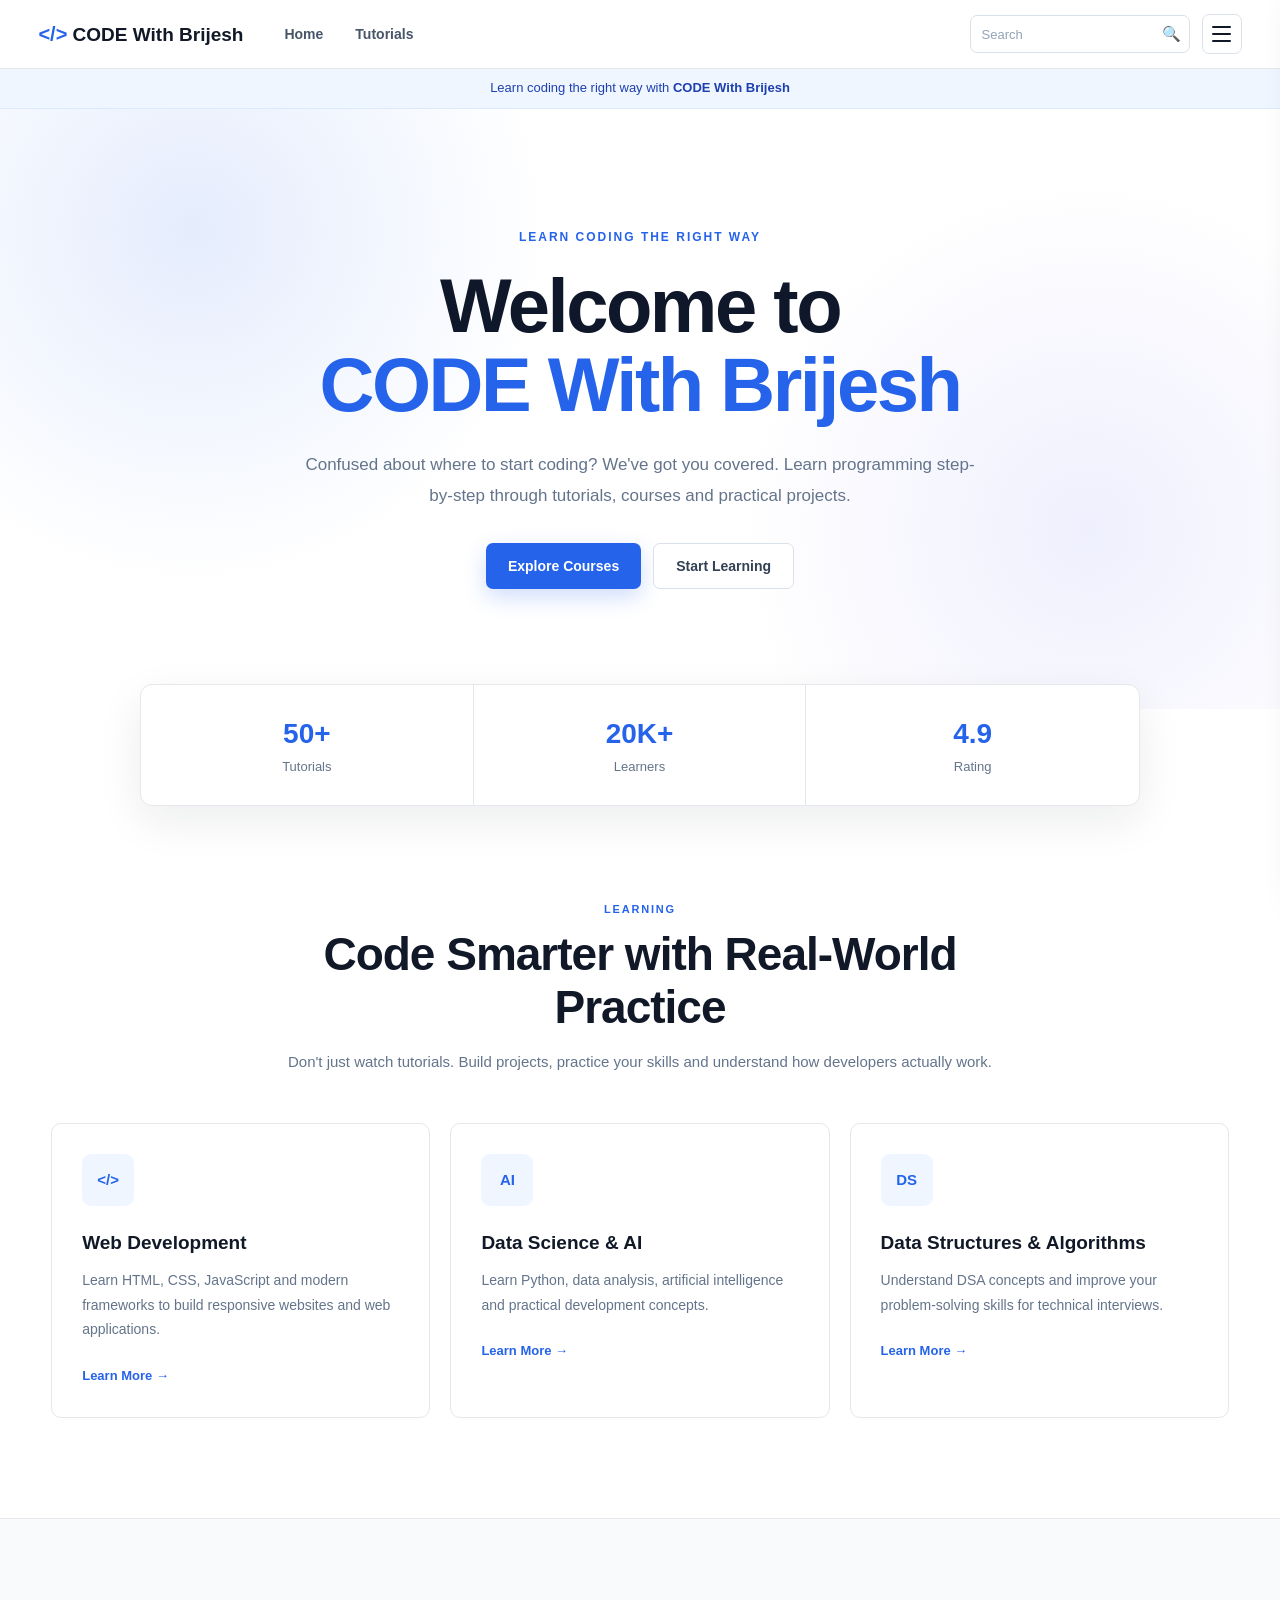
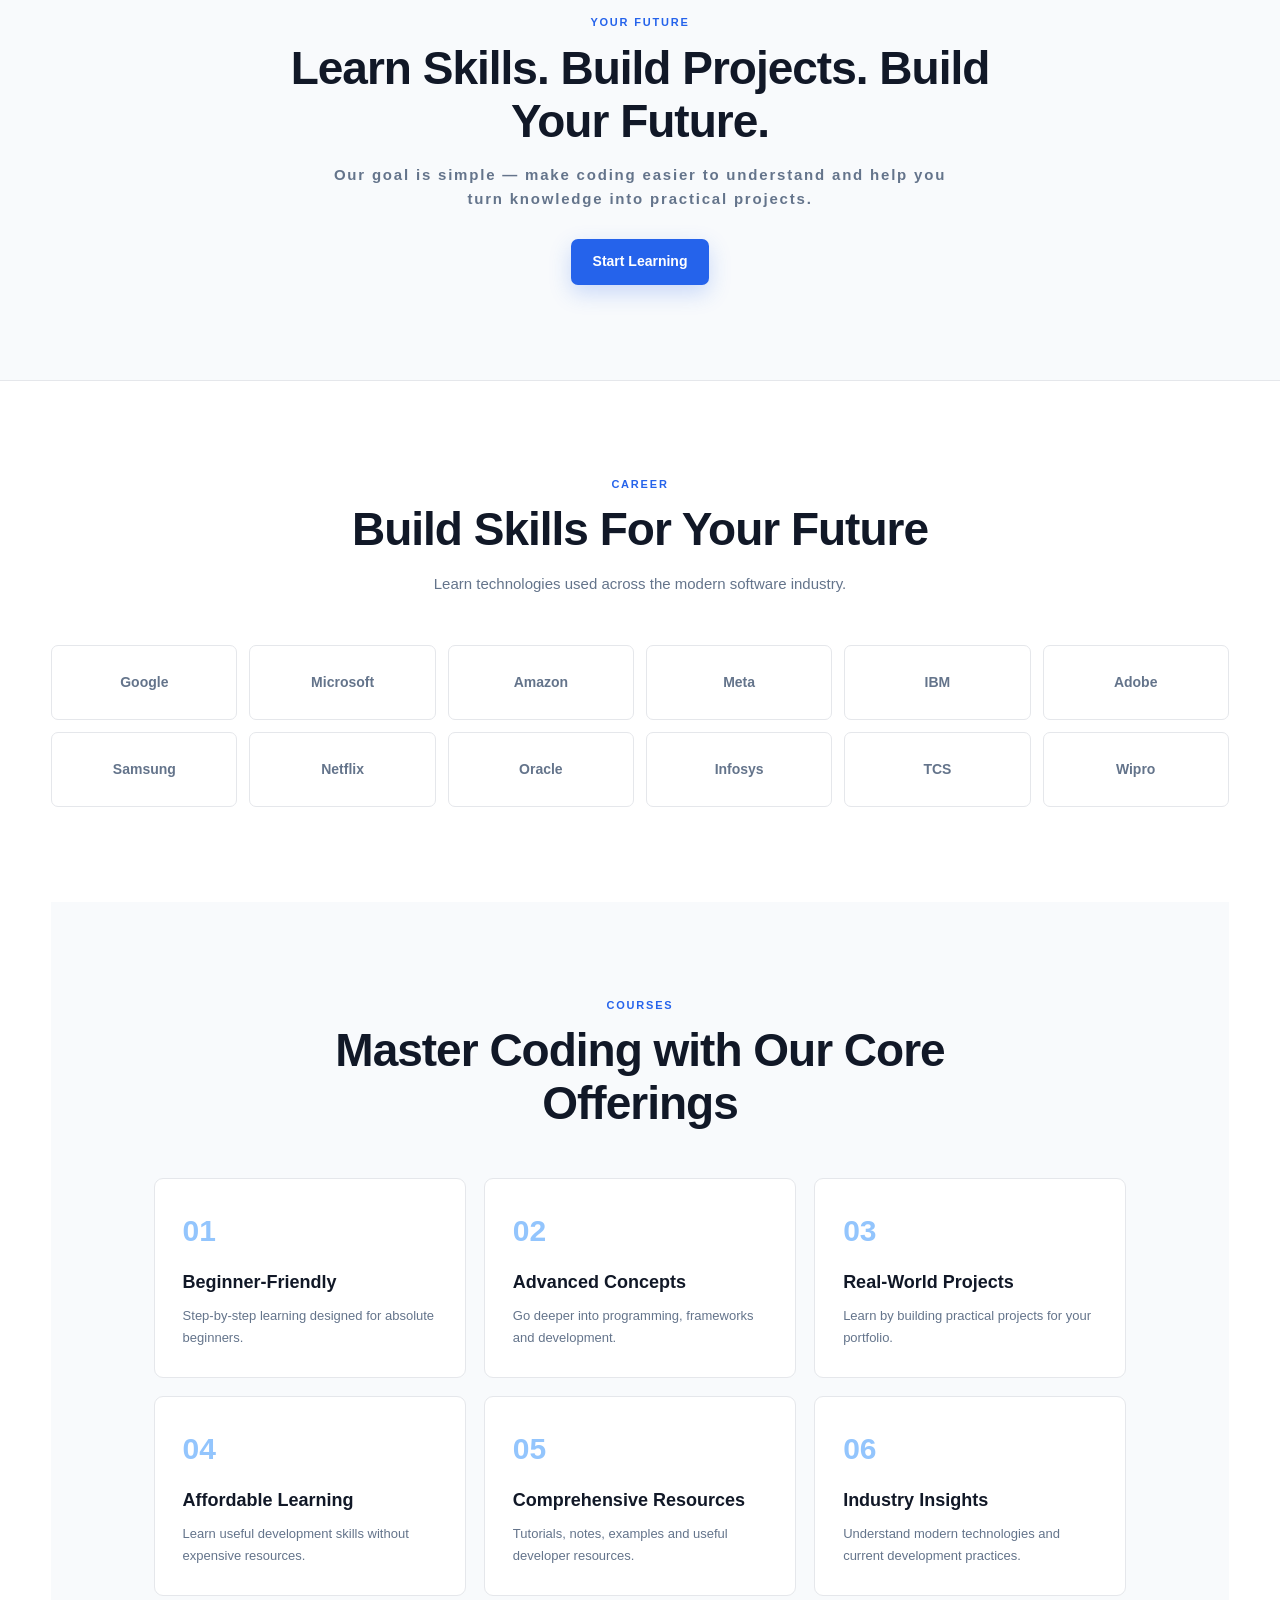
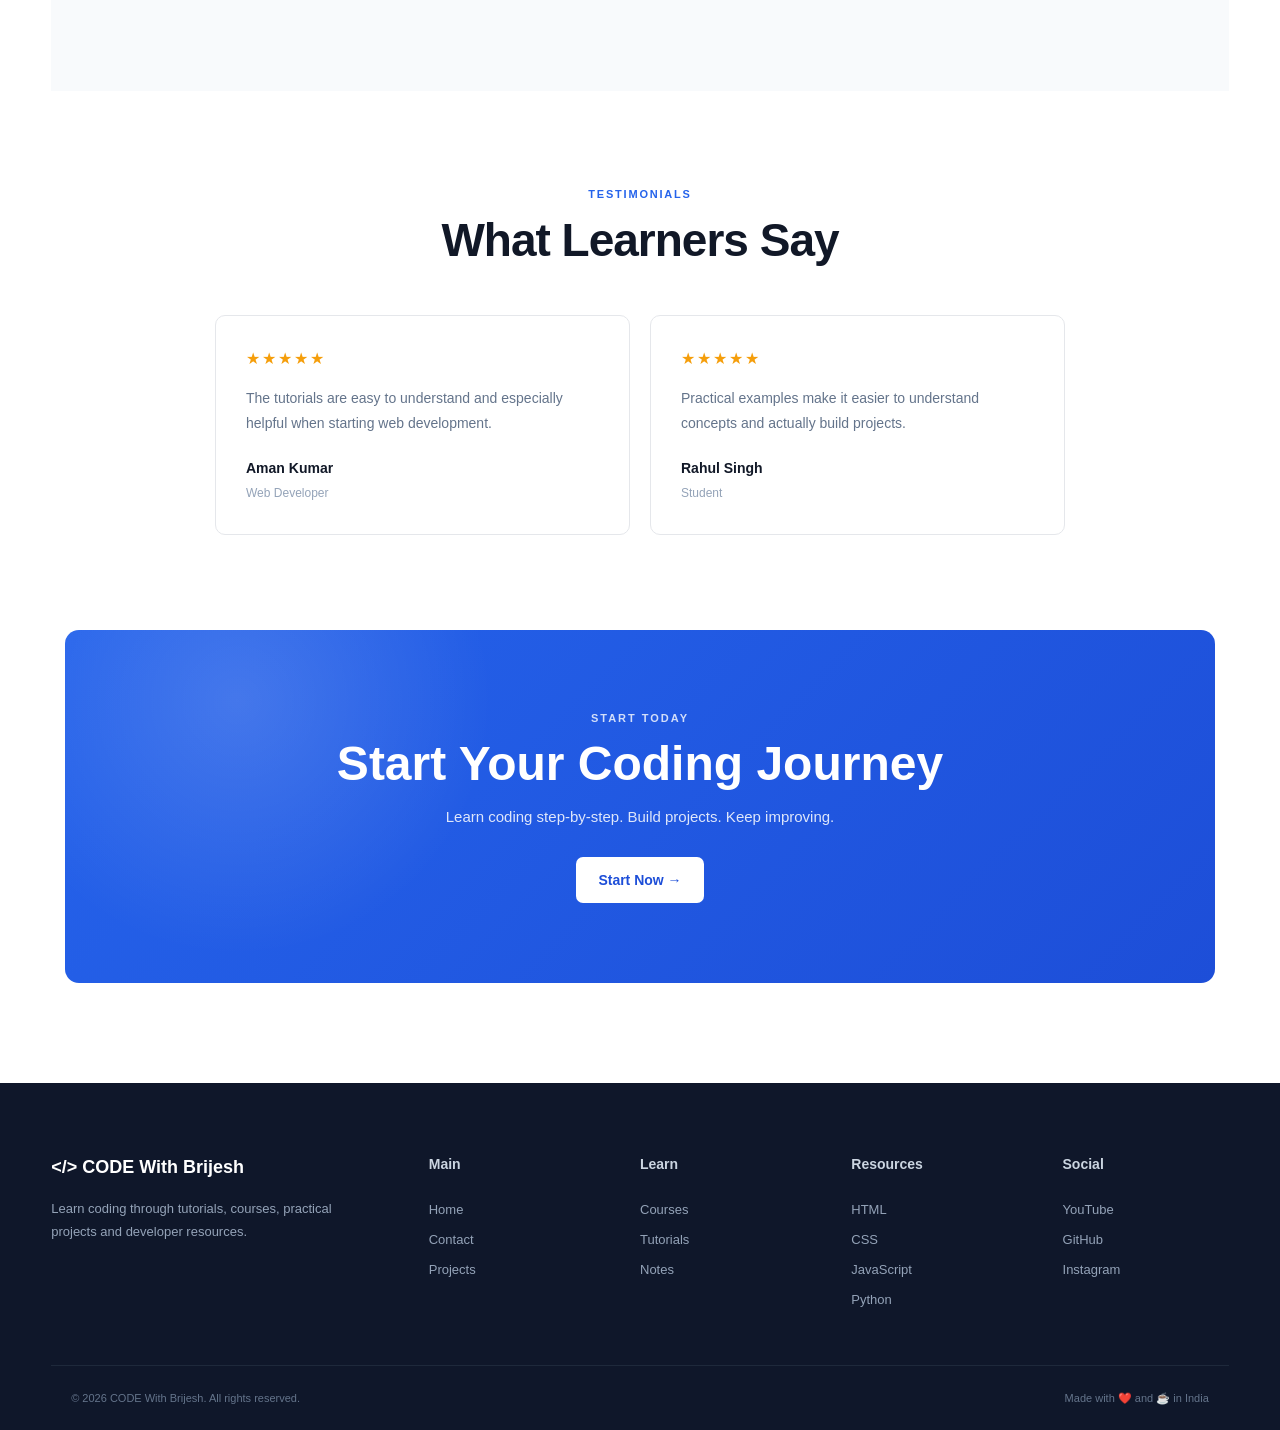
<file: index (2).html>
<!DOCTYPE html>
<html lang="en">
<head>

    <meta charset="UTF-8">

    <meta name="viewport"
          content="width=device-width, initial-scale=1.0">

    <meta name="description"
          content="CODE With Brijesh - Learn coding, tutorials and practical development skills.">

    <title>CODE With Brijesh</title>

    <link rel="stylesheet" href="style.css">

</head>

<body>

<!-- =====================================================
     HEADER
===================================================== -->

<header class="header">

    <div class="header-inner">

        <a href="index.html" class="brand">
            <span>&lt;/&gt;</span>
            CODE With Brijesh
        </a>

        <nav class="main-nav">

            <a href="index.html">
                Home
            </a>

            <a href="tutorials.html">
                Tutorials
            </a>

        </nav>

        <div class="header-right">

            <div class="search">

                <input
                    type="text"
                    id="searchInput"
                    placeholder="Search">

                <button id="searchBtn">
                    🔍
                </button>

            </div>

            <button
                class="menu-button"
                id="menuButton">

                <span></span>
                <span></span>
                <span></span>

            </button>

        </div>

    </div>

</header>


<!-- =====================================================
     MOBILE MENU
===================================================== -->

<aside class="side-menu" id="sideMenu">

    <div class="side-menu-top">

        <strong>
            CODE With Brijesh
        </strong>

        <button id="closeMenu">
            ×
        </button>

    </div>


    <div class="side-links">

        <a href="index.html">
            Home
        </a>

        <a href="tutorials.html">
            Tutorials
        </a>

        <a href="courses.html">
            Courses
        </a>

        <a href="notes.html">
            Notes
        </a>

        <a href="projects.html">
            Projects
        </a>

        <a href="contact.html">
            Contact
        </a>

    </div>


    <div class="side-theme">

        <span>
            Dark Mode
        </span>

        <label class="toggle">

            <input
                type="checkbox"
                id="darkMode">

            <span class="toggle-slider"></span>

        </label>

    </div>

</aside>


<div
    class="menu-overlay"
    id="menuOverlay">
</div>


<!-- =====================================================
     SALE / ANNOUNCEMENT BAR
===================================================== -->

<div class="announcement">

    Learn coding the right way with
    <strong>CODE With Brijesh</strong>

</div>


<!-- =====================================================
     HERO
===================================================== -->

<section class="hero">

    <div class="hero-overlay"></div>

    <div class="hero-content">

        <p class="hero-small">
            LEARN CODING THE RIGHT WAY
        </p>

        <h1>
            Welcome to
            <span>CODE With Brijesh</span>
        </h1>

        <p class="hero-text">

            Confused about where to start coding?
            We've got you covered. Learn programming
            step-by-step through tutorials, courses
            and practical projects.

        </p>


        <div class="hero-buttons">

            <a
                href="courses.html"
                class="primary-button">

                Explore Courses

            </a>


            <a
                href="tutorials.html"
                class="secondary-button">

                Start Learning

            </a>

        </div>

    </div>

</section>


<!-- =====================================================
     STATS
===================================================== -->

<section class="stats">

    <div class="stat">

        <strong>
            50+
        </strong>

        <span>
            Tutorials
        </span>

    </div>


    <div class="stat">

        <strong>
            20K+
        </strong>

        <span>
            Learners
        </span>

    </div>


    <div class="stat">

        <strong>
            4.9
        </strong>

        <span>
            Rating
        </span>

    </div>

</section>


<!-- =====================================================
     REAL WORLD PRACTICE
===================================================== -->

<section class="practice section">

    <div class="section-title">

        <p>
            LEARNING
        </p>

        <h2>
            Code Smarter with
            Real-World Practice
        </h2>

        <span>

            Don't just watch tutorials.
            Build projects, practice your skills
            and understand how developers actually
            work.

        </span>

    </div>


    <div class="practice-grid">


        <article class="practice-card">

            <div class="practice-icon">
                &lt;/&gt;
            </div>

            <h3>
                Web Development
            </h3>

            <p>

                Learn HTML, CSS, JavaScript and
                modern frameworks to build responsive
                websites and web applications.

            </p>

            <a href="tutorials.html">
                Learn More →
            </a>

        </article>


        <article class="practice-card">

            <div class="practice-icon">
                AI
            </div>

            <h3>
                Data Science & AI
            </h3>

            <p>

                Learn Python, data analysis,
                artificial intelligence and
                practical development concepts.

            </p>

            <a href="tutorials.html">
                Learn More →
            </a>

        </article>


        <article class="practice-card">

            <div class="practice-icon">
                DS
            </div>

            <h3>
                Data Structures & Algorithms
            </h3>

            <p>

                Understand DSA concepts and improve
                your problem-solving skills for
                technical interviews.

            </p>

            <a href="tutorials.html">
                Learn More →
            </a>

        </article>


    </div>

</section>


<!-- =====================================================
     FUTURE / CAREER
===================================================== -->

<section class="career section">

    <div class="career-content">

        <p class="section-label">
            YOUR FUTURE
        </p>

        <h2>
            Learn Skills.
            Build Projects.
            Build Your Future.
        </h2>

        <p>

            Our goal is simple — make coding easier
            to understand and help you turn knowledge
            into practical projects.

        </p>

        <a
            href="tutorials.html"
            class="primary-button">

            Start Learning

        </a>

    </div>

</section>


<!-- =====================================================
     COMPANIES
===================================================== -->

<section class="companies section">

    <div class="section-title">

        <p>
            CAREER
        </p>

        <h2>
            Build Skills For Your Future
        </h2>

        <span>
            Learn technologies used across the
            modern software industry.
        </span>

    </div>


    <div class="company-grid">

        <div>Google</div>
        <div>Microsoft</div>
        <div>Amazon</div>
        <div>Meta</div>
        <div>IBM</div>
        <div>Adobe</div>
        <div>Samsung</div>
        <div>Netflix</div>
        <div>Oracle</div>
        <div>Infosys</div>
        <div>TCS</div>
        <div>Wipro</div>

    </div>

</section>


<!-- =====================================================
     CORE OFFERINGS
===================================================== -->

<section class="offerings section">

    <div class="section-title">

        <p>
            COURSES
        </p>

        <h2>
            Master Coding with Our
            Core Offerings
        </h2>

    </div>


    <div class="offer-grid">


        <article>

            <span>
                01
            </span>

            <h3>
                Beginner-Friendly
            </h3>

            <p>

                Step-by-step learning designed
                for absolute beginners.

            </p>

        </article>


        <article>

            <span>
                02
            </span>

            <h3>
                Advanced Concepts
            </h3>

            <p>

                Go deeper into programming,
                frameworks and development.

            </p>

        </article>


        <article>

            <span>
                03
            </span>

            <h3>
                Real-World Projects
            </h3>

            <p>

                Learn by building practical
                projects for your portfolio.

            </p>

        </article>


        <article>

            <span>
                04
            </span>

            <h3>
                Affordable Learning
            </h3>

            <p>

                Learn useful development skills
                without expensive resources.

            </p>

        </article>


        <article>

            <span>
                05
            </span>

            <h3>
                Comprehensive Resources
            </h3>

            <p>

                Tutorials, notes, examples and
                useful developer resources.

            </p>

        </article>


        <article>

            <span>
                06
            </span>

            <h3>
                Industry Insights
            </h3>

            <p>

                Understand modern technologies
                and current development practices.

            </p>

        </article>


    </div>

</section>


<!-- =====================================================
     TESTIMONIALS
===================================================== -->

<section class="testimonials section">

    <div class="section-title">

        <p>
            TESTIMONIALS
        </p>

        <h2>
            What Learners Say
        </h2>

    </div>


    <div class="testimonial-grid">


        <article class="testimonial">

            <div class="stars">
                ★★★★★
            </div>

            <p>

                The tutorials are easy to understand
                and especially helpful when starting
                web development.

            </p>

            <strong>
                Aman Kumar
            </strong>

            <span>
                Web Developer
            </span>

        </article>


        <article class="testimonial">

            <div class="stars">
                ★★★★★
            </div>

            <p>

                Practical examples make it easier
                to understand concepts and actually
                build projects.

            </p>

            <strong>
                Rahul Singh
            </strong>

            <span>
                Student
            </span>

        </article>


    </div>

</section>


<!-- =====================================================
     FINAL CTA
===================================================== -->

<section class="journey">

    <div>

        <p>
            START TODAY
        </p>

        <h2>
            Start Your Coding Journey
        </h2>

        <span>

            Learn coding step-by-step.
            Build projects.
            Keep improving.

        </span>


        <a
            href="tutorials.html"
            class="journey-button">

            Start Now →

        </a>

    </div>

</section>


<!-- =====================================================
     FOOTER
===================================================== -->

<footer class="footer">

    <div class="footer-grid">


        <div class="footer-about">

            <a
                href="index.html"
                class="footer-logo">

                &lt;/&gt;
                CODE With Brijesh

            </a>

            <p>

                Learn coding through tutorials,
                courses, practical projects and
                developer resources.

            </p>

        </div>


        <div>

            <h3>
                Main
            </h3>

            <a href="index.html">
                Home
            </a>

            <a href="contact.html">
                Contact
            </a>

            <a href="projects.html">
                Projects
            </a>

        </div>


        <div>

            <h3>
                Learn
            </h3>

            <a href="courses.html">
                Courses
            </a>

            <a href="tutorials.html">
                Tutorials
            </a>

            <a href="notes.html">
                Notes
            </a>

        </div>


        <div>

            <h3>
                Resources
            </h3>

            <a href="#">
                HTML
            </a>

            <a href="#">
                CSS
            </a>

            <a href="#">
                JavaScript
            </a>

            <a href="#">
                Python
            </a>

        </div>


        <div>

            <h3>
                Social
            </h3>

            <a href="#">
                YouTube
            </a>

            <a href="#">
                GitHub
            </a>

            <a href="#">
                Instagram
            </a>

        </div>


    </div>


    <div class="footer-bottom">

        <span>
            © 2026 CODE With Brijesh.
            All rights reserved.
        </span>

        <span>
            Made with ❤️ and ☕ in India
        </span>

    </div>

</footer>


<script src="script.js"></script>

</body>
</html>
</file>
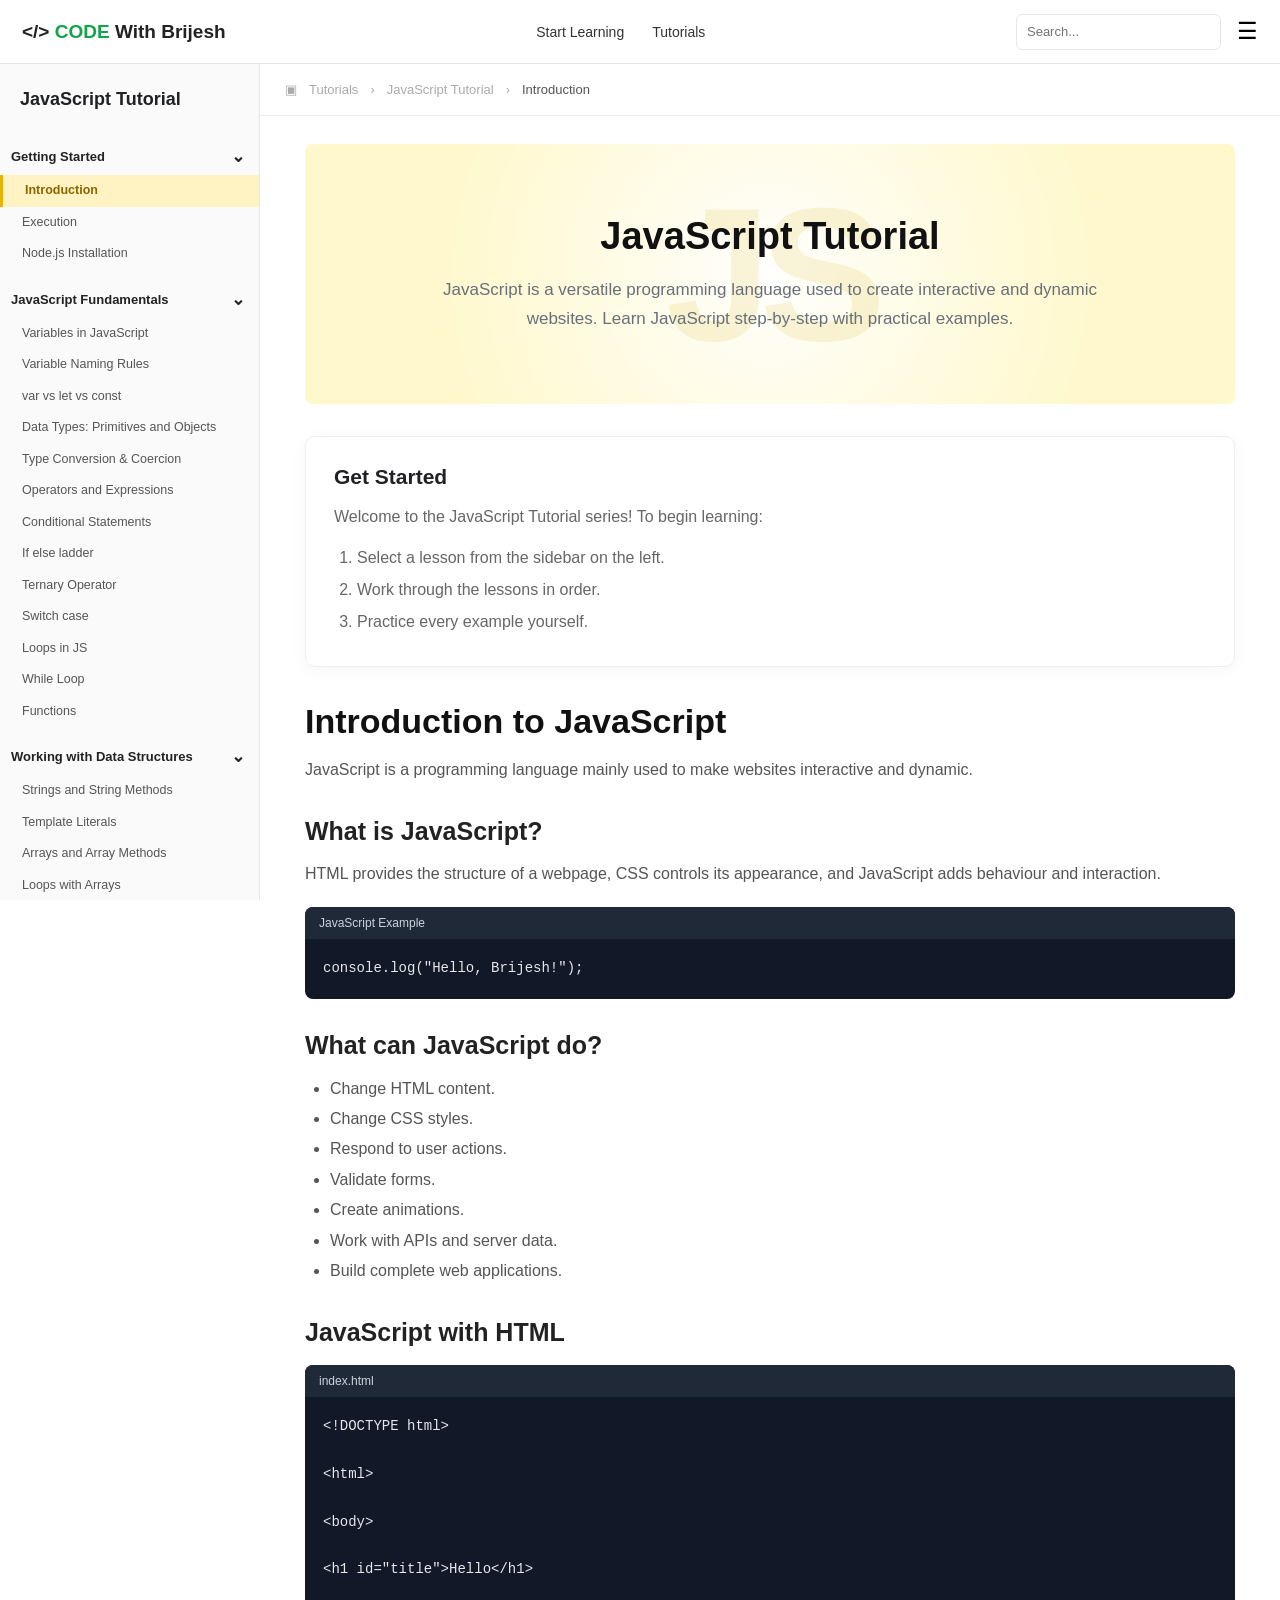
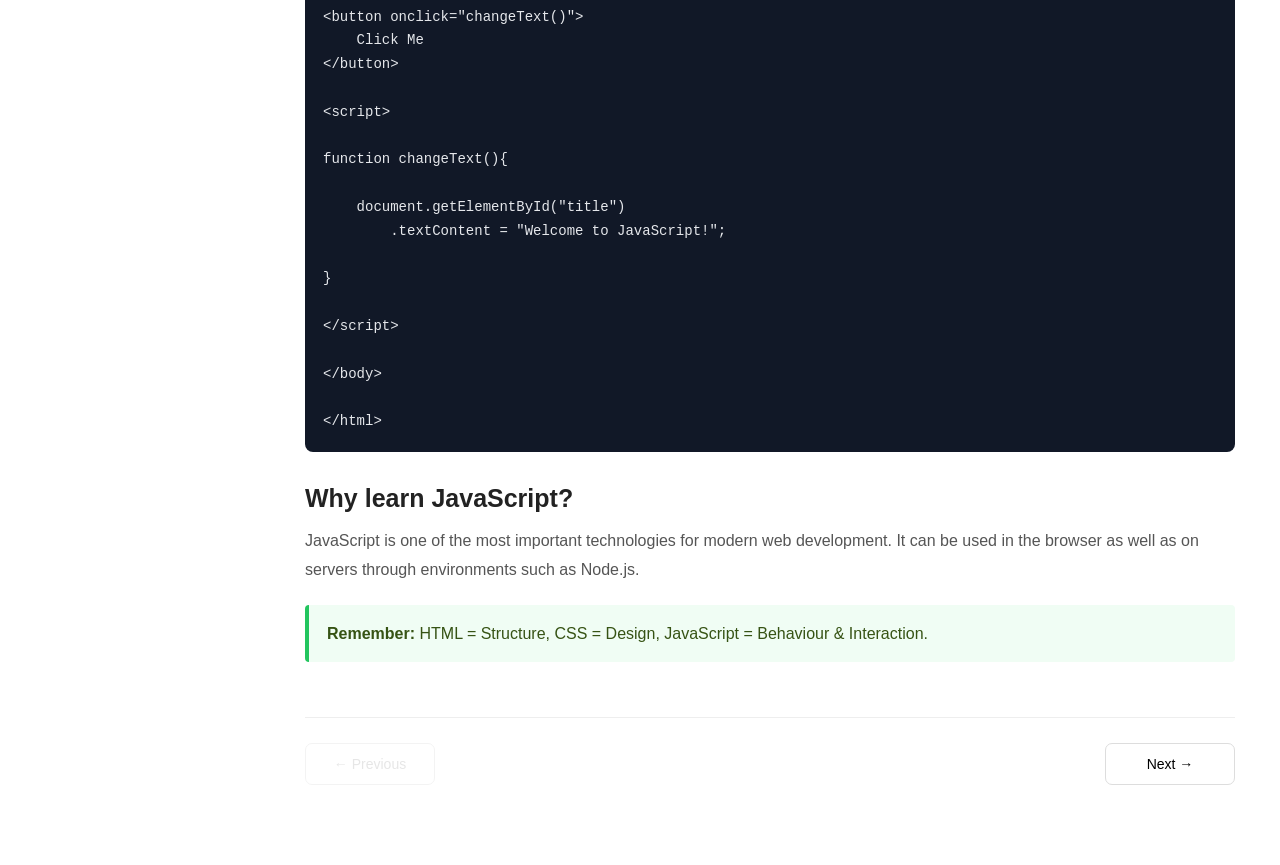
<file: javascript-tutorial.html>
<!DOCTYPE html>
<html lang="en">
<head>
<meta charset="UTF-8">
<meta name="viewport" content="width=device-width, initial-scale=1.0">

<meta name="description"
content="CODE With Brijesh JavaScript Tutorial - Learn JavaScript from beginner to advanced.">

<title>JavaScript Tutorial - CODE With Brijesh</title>

<style>

/* =====================================================
   RESET
===================================================== */

*{
    margin:0;
    padding:0;
    box-sizing:border-box;
}

html{
    scroll-behavior:smooth;
}

body{
    font-family:Arial,Helvetica,sans-serif;
    background:#fff;
    color:#202124;
}


/* =====================================================
   HEADER
===================================================== */

.top-header{
    height:64px;
    border-bottom:1px solid #e5e7eb;
    display:flex;
    align-items:center;
    justify-content:space-between;
    padding:0 22px;
    background:#fff;
    position:sticky;
    top:0;
    z-index:1000;
}

.logo{
    text-decoration:none;
    color:#222;
    font-size:19px;
    font-weight:700;
}

.logo span{
    color:#16a34a;
}

.top-nav{
    display:flex;
    gap:28px;
}

.top-nav a{
    text-decoration:none;
    color:#333;
    font-size:14px;
}

.top-right{
    display:flex;
    align-items:center;
    gap:16px;
}

.search-box{
    width:205px;
    height:36px;
    border:1px solid #e5e7eb;
    border-radius:6px;
    display:flex;
    align-items:center;
    padding:0 10px;
}

.search-box input{
    width:100%;
    border:0;
    outline:0;
    font-size:13px;
    background:transparent;
}

.menu-btn{
    border:0;
    background:transparent;
    font-size:23px;
    cursor:pointer;
}


/* =====================================================
   PAGE
===================================================== */

.page{
    display:flex;
    min-height:calc(100vh - 64px);
}


/* =====================================================
   SIDEBAR
===================================================== */

.sidebar{
    width:260px;
    flex-shrink:0;
    background:#fafafa;
    border-right:1px solid #e5e7eb;
    height:calc(100vh - 64px);
    overflow-y:auto;
    position:sticky;
    top:64px;
}

.sidebar-title{
    font-size:18px;
    font-weight:700;
    padding:25px 20px;
    position:sticky;
    top:0;
    background:#fafafa;
    z-index:2;
}

.sidebar-section{
    width:100%;
}

.section-toggle{
    width:100%;
    border:0;
    background:transparent;
    padding:11px 14px 8px 11px;
    display:flex;
    align-items:center;
    justify-content:space-between;
    text-align:left;
    cursor:pointer;
    font-size:13px;
    font-weight:600;
    color:#222;
}

.arrow{
    font-size:17px;
    transition:.2s;
}

.sidebar-section.closed .arrow{
    transform:rotate(-90deg);
}

.lesson-list{
    display:block;
    padding-bottom:8px;
}

.sidebar-section.closed .lesson-list{
    display:none;
}

.lesson-link{
    display:block;
    padding:7px 18px 7px 22px;
    text-decoration:none;
    color:#555;
    font-size:12.5px;
    line-height:1.4;
    cursor:pointer;
    white-space:nowrap;
    overflow:hidden;
    text-overflow:ellipsis;
}

.lesson-link:hover{
    background:#f1f1f1;
    color:#111;
}

.lesson-link.active{
    background:#fff3c4;
    color:#8a6500;
    border-left:3px solid #eab308;
    font-weight:600;
}


/* =====================================================
   MAIN
===================================================== */

.main{
    flex:1;
    min-width:0;
}


/* =====================================================
   BREADCRUMB
===================================================== */

.breadcrumb{
    height:52px;
    border-bottom:1px solid #eee;
    display:flex;
    align-items:center;
    gap:12px;
    padding:0 25px;
    color:#777;
    font-size:13px;
}

.breadcrumb span{
    color:#aaa;
}

#breadcrumbLesson{
    color:#555;
}


/* =====================================================
   CONTENT
===================================================== */

.content{
    max-width:1000px;
    margin:auto;
    padding:28px 35px 80px;
}


/* =====================================================
   HERO
===================================================== */

.tutorial-hero{
    min-height:260px;
    border-radius:8px;
    display:flex;
    align-items:center;
    justify-content:center;
    text-align:center;
    padding:40px;
    margin-bottom:32px;
    position:relative;
    overflow:hidden;

    background:
    radial-gradient(
        circle at center,
        rgba(255,255,255,.95),
        rgba(255,255,255,.25) 50%,
        transparent 72%
    ),
    #fff8cc;
}

.tutorial-hero::before{
    content:"JS";
    position:absolute;
    font-size:190px;
    font-weight:900;
    letter-spacing:-12px;
    color:rgba(210,170,0,.13);
}

.hero-inner{
    position:relative;
    z-index:1;
}

.hero-inner h1{
    font-size:38px;
    margin-bottom:18px;
    color:#111;
}

.hero-inner p{
    max-width:680px;
    margin:auto;
    font-size:17px;
    line-height:1.7;
    color:#687078;
}


/* =====================================================
   GET STARTED
===================================================== */

.get-started{
    border:1px solid #eee;
    border-radius:10px;
    padding:28px;
    margin-bottom:35px;
    box-shadow:0 3px 18px rgba(0,0,0,.04);
}

.get-started h2{
    font-size:21px;
    margin-bottom:14px;
}

.get-started p{
    color:#666;
    line-height:1.7;
    margin-bottom:12px;
}

.get-started ol{
    padding-left:23px;
    color:#666;
    line-height:2;
}


/* =====================================================
   LESSON
===================================================== */

.lesson-content{
    display:none;
}

.lesson-content.active{
    display:block;
}

.lesson-title{
    font-size:34px;
    margin-bottom:15px;
    color:#111;
}

.lesson-intro{
    color:#666;
    font-size:16px;
    line-height:1.8;
    margin-bottom:25px;
}

.lesson-content h2{
    font-size:25px;
    margin:32px 0 14px;
    color:#222;
}

.lesson-content h3{
    font-size:20px;
    margin:25px 0 12px;
}

.lesson-content p{
    color:#555;
    line-height:1.8;
    margin-bottom:15px;
}

.lesson-content ul,
.lesson-content ol{
    margin:12px 0 20px 25px;
    color:#555;
    line-height:1.9;
}


/* =====================================================
   CODE
===================================================== */

.code-box{
    background:#111827;
    border-radius:8px;
    margin:18px 0 25px;
    overflow:hidden;
}

.code-title{
    background:#1f2937;
    color:#cbd5e1;
    padding:9px 14px;
    font-size:12px;
}

pre{
    margin:0;
    padding:18px;
    overflow-x:auto;
    color:#e5e7eb;
    font-size:14px;
    line-height:1.7;
}

code{
    font-family:Consolas,Monaco,monospace;
}

.note{
    background:#f0fdf4;
    border-left:4px solid #22c55e;
    padding:15px 18px;
    margin:20px 0;
    color:#365314;
    line-height:1.7;
    border-radius:4px;
}

.warning{
    background:#fff7ed;
    border-left:4px solid #f97316;
    padding:15px 18px;
    margin:20px 0;
    color:#7c2d12;
    line-height:1.7;
}


/* =====================================================
   OUTPUT BOX
===================================================== */

.output-box{
    border:1px solid #ddd;
    border-radius:8px;
    overflow:hidden;
    margin:20px 0;
}

.output-title{
    background:#f5f5f5;
    padding:10px 15px;
    font-size:13px;
    font-weight:600;
}

.output-content{
    padding:22px;
    min-height:70px;
}


/* =====================================================
   NAVIGATION
===================================================== */

.lesson-navigation{
    margin-top:55px;
    padding-top:25px;
    border-top:1px solid #eee;
    display:flex;
    justify-content:space-between;
    gap:15px;
}

.nav-btn{
    min-width:130px;
    border:1px solid #ddd;
    background:#fff;
    padding:12px 18px;
    border-radius:7px;
    cursor:pointer;
    font-size:14px;
}

.nav-btn:hover:not(:disabled){
    background:#f5f5f5;
}

.nav-btn:disabled{
    opacity:.35;
    cursor:not-allowed;
}


/* =====================================================
   MOBILE SIDEBAR
===================================================== */

.mobile-sidebar-btn{
    display:none;
    position:fixed;
    left:15px;
    bottom:20px;
    width:48px;
    height:48px;
    border:0;
    border-radius:50%;
    background:#eab308;
    color:#111;
    font-size:22px;
    z-index:2000;
    cursor:pointer;
    box-shadow:0 5px 20px rgba(0,0,0,.25);
}

.sidebar-overlay{
    display:none;
}


/* =====================================================
   DARK MODE
===================================================== */

body.dark{
    background:#0f1115;
    color:#eee;
}

body.dark .top-header{
    background:#111318;
    border-color:#292d35;
}

body.dark .logo,
body.dark .top-nav a,
body.dark .menu-btn{
    color:#eee;
}

body.dark .search-box{
    background:#191c22;
    border-color:#30343d;
}

body.dark .search-box input{
    color:#eee;
}

body.dark .sidebar{
    background:#12151a;
    border-color:#292d35;
}

body.dark .sidebar-title,
body.dark .section-toggle{
    color:#eee;
    background:#12151a;
}

body.dark .lesson-link{
    color:#aeb4bf;
}

body.dark .lesson-link:hover{
    background:#1d2128;
}

body.dark .lesson-link.active{
    background:#403719;
    color:#facc15;
}

body.dark .breadcrumb{
    border-color:#292d35;
}

body.dark #breadcrumbLesson{
    color:#ccc;
}

body.dark .tutorial-hero{
    background:#332f18;
}

body.dark .hero-inner h1{
    color:#fff;
}

body.dark .hero-inner p{
    color:#aab3bd;
}

body.dark .get-started{
    background:#15181d;
    border-color:#292d35;
}

body.dark .get-started h2,
body.dark .lesson-title,
body.dark .lesson-content h2,
body.dark .lesson-content h3{
    color:#fff;
}

body.dark .get-started p,
body.dark .get-started ol,
body.dark .lesson-content p,
body.dark .lesson-content ul,
body.dark .lesson-content ol{
    color:#b8bec8;
}

body.dark .lesson-navigation{
    border-color:#292d35;
}

body.dark .nav-btn{
    background:#171a20;
    color:#eee;
    border-color:#333842;
}

body.dark .output-box{
    border-color:#333842;
}

body.dark .output-title{
    background:#1b1e24;
}


/* =====================================================
   RESPONSIVE
===================================================== */

@media(max-width:850px){

    .top-nav{
        display:none;
    }

    .search-box{
        width:150px;
    }

    .sidebar{
        position:fixed;
        left:-280px;
        top:64px;
        width:270px;
        height:calc(100vh - 64px);
        z-index:1500;
        transition:left .25s ease;
        box-shadow:5px 0 20px rgba(0,0,0,.12);
    }

    .sidebar.open{
        left:0;
    }

    .sidebar-overlay{
        position:fixed;
        inset:64px 0 0;
        background:rgba(0,0,0,.4);
        z-index:1400;
    }

    .sidebar-overlay.show{
        display:block;
    }

    .mobile-sidebar-btn{
        display:block;
    }

    .content{
        padding:22px 18px 80px;
    }

    .tutorial-hero{
        min-height:230px;
        padding:25px 18px;
    }

    .hero-inner h1{
        font-size:31px;
    }

    .hero-inner p{
        font-size:15px;
    }
}

@media(max-width:550px){

    .top-header{
        padding:0 14px;
    }

    .logo{
        font-size:16px;
    }

    .search-box{
        width:105px;
    }

    .top-right{
        gap:8px;
    }

    .breadcrumb{
        padding:0 15px;
        font-size:11px;
    }

    .lesson-title{
        font-size:28px;
    }

    .get-started{
        padding:20px;
    }

    .lesson-navigation{
        flex-direction:column;
    }

    .nav-btn{
        width:100%;
    }
}

</style>
</head>


<body>


<!-- =====================================================
     HEADER
===================================================== -->

<header class="top-header">

    <a href="index.html" class="logo">
        &lt;/&gt; <span>CODE</span> With Brijesh
    </a>

    <nav class="top-nav">
        <a href="index.html">Start Learning</a>
        <a href="tutorials.html">Tutorials</a>
    </nav>

    <div class="top-right">

        <div class="search-box">
            <input
                type="text"
                id="searchInput"
                placeholder="Search..."
            >
        </div>

        <button class="menu-btn" id="menuBtn">
            ☰
        </button>

    </div>

</header>


<!-- =====================================================
     PAGE
===================================================== -->

<div class="page">


<!-- =====================================================
     SIDEBAR
===================================================== -->

<aside class="sidebar" id="sidebar">

    <div class="sidebar-title">
        JavaScript Tutorial
    </div>


    <!-- =================================================
         GETTING STARTED
    ================================================== -->

    <div class="sidebar-section">

        <button class="section-toggle">
            <span>Getting Started</span>
            <span class="arrow">⌄</span>
        </button>

        <div class="lesson-list">

            <a class="lesson-link active"
               data-lesson="introduction">
                Introduction
            </a>

            <a class="lesson-link"
               data-lesson="execution">
                Execution
            </a>

            <a class="lesson-link"
               data-lesson="node-installation">
                Node.js Installation
            </a>

        </div>

    </div>


    <!-- =================================================
         JAVASCRIPT FUNDAMENTALS
    ================================================== -->

    <div class="sidebar-section">

        <button class="section-toggle">
            <span>JavaScript Fundamentals</span>
            <span class="arrow">⌄</span>
        </button>

        <div class="lesson-list">

            <a class="lesson-link" data-lesson="variables">
                Variables in JavaScript
            </a>

            <a class="lesson-link" data-lesson="variable-naming">
                Variable Naming Rules
            </a>

            <a class="lesson-link" data-lesson="var-let-const">
                var vs let vs const
            </a>

            <a class="lesson-link" data-lesson="data-types">
                Data Types: Primitives and Objects
            </a>

            <a class="lesson-link" data-lesson="type-conversion">
                Type Conversion & Coercion
            </a>

            <a class="lesson-link" data-lesson="operators">
                Operators and Expressions
            </a>

            <a class="lesson-link" data-lesson="conditional">
                Conditional Statements
            </a>

            <a class="lesson-link" data-lesson="if-else">
                If else ladder
            </a>

            <a class="lesson-link" data-lesson="ternary">
                Ternary Operator
            </a>

            <a class="lesson-link" data-lesson="switch">
                Switch case
            </a>

            <a class="lesson-link" data-lesson="loops">
                Loops in JS
            </a>

            <a class="lesson-link" data-lesson="while-loop">
                While Loop
            </a>

            <a class="lesson-link" data-lesson="functions">
                Functions
            </a>

        </div>

    </div>


    <!-- =================================================
         DATA STRUCTURES
    ================================================== -->

    <div class="sidebar-section">

        <button class="section-toggle">
            <span>Working with Data Structures</span>
            <span class="arrow">⌄</span>
        </button>

        <div class="lesson-list">

            <a class="lesson-link" data-lesson="strings">
                Strings and String Methods
            </a>

            <a class="lesson-link" data-lesson="template">
                Template Literals
            </a>

            <a class="lesson-link" data-lesson="arrays">
                Arrays and Array Methods
            </a>

            <a class="lesson-link" data-lesson="array-loops">
                Loops with Arrays
            </a>

            <a class="lesson-link" data-lesson="map-filter-reduce">
                Map, Filter and Reduce
            </a>

            <a class="lesson-link" data-lesson="objects">
                Objects in JS
            </a>

            <a class="lesson-link" data-lesson="destructuring">
                Destructuring: Arrays & Objects
            </a>

            <a class="lesson-link" data-lesson="json">
                Working with JSON
            </a>

        </div>

    </div>


    <!-- =================================================
         JAVASCRIPT OBJECTS
    ================================================== -->

    <div class="sidebar-section">

        <button class="section-toggle">
            <span>JavaScript Objects</span>
            <span class="arrow">⌄</span>
        </button>

        <div class="lesson-list">

            <a class="lesson-link" data-lesson="date">
                Date
            </a>

            <a class="lesson-link" data-lesson="math">
                Math
            </a>

            <a class="lesson-link" data-lesson="number">
                Number
            </a>

            <a class="lesson-link" data-lesson="boolean">
                Boolean
            </a>

        </div>

    </div>


    <!-- =================================================
         DOM & BOM
    ================================================== -->

    <div class="sidebar-section">

        <button class="section-toggle">
            <span>DOM & BOM</span>
            <span class="arrow">⌄</span>
        </button>

        <div class="lesson-list">

            <a class="lesson-link" data-lesson="window">
                Window Object
            </a>

            <a class="lesson-link" data-lesson="history">
                History Object
            </a>

            <a class="lesson-link" data-lesson="navigator">
                Navigator Object
            </a>

            <a class="lesson-link" data-lesson="screen">
                Screen Object
            </a>

            <a class="lesson-link" data-lesson="document">
                Document Object
            </a>

            <a class="lesson-link" data-lesson="get-element">
                getElementById
            </a>

            <a class="lesson-link" data-lesson="get-class">
                getElementsByClassName
            </a>

            <a class="lesson-link" data-lesson="get-name">
                getElementsByName
            </a>

            <a class="lesson-link" data-lesson="get-tag">
                getElementsByTagName
            </a>

            <a class="lesson-link" data-lesson="inner-html">
                innerHTML
            </a>

            <a class="lesson-link" data-lesson="outer-html">
                outerHTML
            </a>

        </div>

    </div>


    <!-- =================================================
         OOPS
    ================================================== -->

    <div class="sidebar-section">

        <button class="section-toggle">
            <span>OOPs</span>
            <span class="arrow">⌄</span>
        </button>

        <div class="lesson-list">

            <a class="lesson-link" data-lesson="class">
                Class
            </a>

            <a class="lesson-link" data-lesson="oop-objects">
                Objects
            </a>

            <a class="lesson-link" data-lesson="constructor">
                Constructor
            </a>

            <a class="lesson-link" data-lesson="static">
                Static Method
            </a>

            <a class="lesson-link" data-lesson="encapsulation">
                Encapsulation
            </a>

            <a class="lesson-link" data-lesson="inheritance">
                Inheritance
            </a>

            <a class="lesson-link" data-lesson="polymorphism">
                Polymorphism
            </a>

            <a class="lesson-link" data-lesson="abstraction">
                Abstraction
            </a>

        </div>

    </div>


    <!-- =================================================
         ASYNC JAVASCRIPT
    ================================================== -->

    <div class="sidebar-section">

        <button class="section-toggle">
            <span>Asynchronous JavaScript</span>
            <span class="arrow">⌄</span>
        </button>

        <div class="lesson-list">

            <a class="lesson-link" data-lesson="callbacks">
                Callbacks
            </a>

            <a class="lesson-link" data-lesson="promises">
                Promises
            </a>

            <a class="lesson-link" data-lesson="async-await">
                Async / Await
            </a>

            <a class="lesson-link" data-lesson="fetch">
                Fetch API
            </a>

        </div>

    </div>


    <!-- =================================================
         ERROR HANDLING
    ================================================== -->

    <div class="sidebar-section">

        <button class="section-toggle">
            <span>Error Handling</span>
            <span class="arrow">⌄</span>
        </button>

        <div class="lesson-list">

            <a class="lesson-link" data-lesson="try-catch">
                Try and Catch
            </a>

            <a class="lesson-link" data-lesson="throw">
                Throw Statement
            </a>

            <a class="lesson-link" data-lesson="errors">
                JavaScript Errors
            </a>

        </div>

    </div>


    <!-- =================================================
         MODULES
    ================================================== -->

    <div class="sidebar-section">

        <button class="section-toggle">
            <span>JavaScript Modules</span>
            <span class="arrow">⌄</span>
        </button>

        <div class="lesson-list">

            <a class="lesson-link" data-lesson="modules">
                Introduction to Modules
            </a>

            <a class="lesson-link" data-lesson="export">
                Export
            </a>

            <a class="lesson-link" data-lesson="import">
                Import
            </a>

        </div>

    </div>


    <!-- =================================================
         JAVASCRIPT FAQ
    ================================================== -->

    <div class="sidebar-section">

        <button class="section-toggle">
            <span>JavaScript FAQs</span>
            <span class="arrow">⌄</span>
        </button>

        <div class="lesson-list">

            <a class="lesson-link" data-lesson="questions">
                Questions
            </a>

        </div>

    </div>

</aside>


<div class="sidebar-overlay" id="sidebarOverlay"></div>


<!-- =====================================================
     MAIN CONTENT
===================================================== -->

<main class="main">


    <!-- BREADCRUMB -->

    <div class="breadcrumb">

        <span>▣</span>

        <span>Tutorials</span>

        <span>›</span>

        <span>JavaScript Tutorial</span>

        <span>›</span>

        <span id="breadcrumbLesson">
            Introduction
        </span>

    </div>


    <div class="content">


        <!-- =================================================
             HERO
        ================================================== -->

        <section class="tutorial-hero">

            <div class="hero-inner">

                <h1>
                    JavaScript Tutorial
                </h1>

                <p>
                    JavaScript is a versatile programming language
                    used to create interactive and dynamic websites.
                    Learn JavaScript step-by-step with practical examples.
                </p>

            </div>

        </section>


        <!-- =================================================
             GET STARTED
        ================================================== -->

        <section class="get-started" id="getStarted">

            <h2>
                Get Started
            </h2>

            <p>
                Welcome to the JavaScript Tutorial series!
                To begin learning:
            </p>

            <ol>
                <li>Select a lesson from the sidebar on the left.</li>
                <li>Work through the lessons in order.</li>
                <li>Practice every example yourself.</li>
            </ol>

        </section>


        <!-- =================================================
             LESSON CONTAINER
        ================================================== -->

        <div id="lessonContainer">


            <!-- =================================================
                 INTRODUCTION
            ================================================== -->

            <article
                class="lesson-content active"
                data-content="introduction">

                <h1 class="lesson-title">
                    Introduction to JavaScript
                </h1>

                <p class="lesson-intro">
                    JavaScript is a programming language mainly used
                    to make websites interactive and dynamic.
                </p>

                <h2>
                    What is JavaScript?
                </h2>

                <p>
                    HTML provides the structure of a webpage,
                    CSS controls its appearance, and JavaScript
                    adds behaviour and interaction.
                </p>

                <div class="code-box">

                    <div class="code-title">
                        JavaScript Example
                    </div>

<pre><code>console.log("Hello, Brijesh!");</code></pre>

                </div>

                <h2>
                    What can JavaScript do?
                </h2>

                <ul>
                    <li>Change HTML content.</li>
                    <li>Change CSS styles.</li>
                    <li>Respond to user actions.</li>
                    <li>Validate forms.</li>
                    <li>Create animations.</li>
                    <li>Work with APIs and server data.</li>
                    <li>Build complete web applications.</li>
                </ul>

                <h2>
                    JavaScript with HTML
                </h2>

                <div class="code-box">

                    <div class="code-title">
                        index.html
                    </div>

<pre><code>&lt;!DOCTYPE html&gt;

&lt;html&gt;

&lt;body&gt;

&lt;h1 id="title"&gt;Hello&lt;/h1&gt;

&lt;button onclick="changeText()"&gt;
    Click Me
&lt;/button&gt;

&lt;script&gt;

function changeText(){

    document.getElementById("title")
        .textContent = "Welcome to JavaScript!";

}

&lt;/script&gt;

&lt;/body&gt;

&lt;/html&gt;</code></pre>

                </div>

                <h2>
                    Why learn JavaScript?
                </h2>

                <p>
                    JavaScript is one of the most important technologies
                    for modern web development. It can be used in the
                    browser as well as on servers through environments
                    such as Node.js.
                </p>

                <div class="note">
                    <strong>Remember:</strong>
                    HTML = Structure,
                    CSS = Design,
                    JavaScript = Behaviour & Interaction.
                </div>

            </article>


            <!-- =================================================
                 EXECUTION
            ================================================== -->

            <article class="lesson-content"
                     data-content="execution">

                <h1 class="lesson-title">
                    JavaScript Execution
                </h1>

                <p class="lesson-intro">
                    JavaScript code is executed by a JavaScript engine.
                    Modern browsers include their own JavaScript engine.
                </p>

                <h2>
                    Browser Execution
                </h2>

                <div class="code-box">

<pre><code>&lt;script&gt;

console.log("JavaScript is running");

&lt;/script&gt;</code></pre>

                </div>

                <p>
                    The browser reads the script and passes the
                    JavaScript code to its JavaScript engine.
                </p>

                <h2>
                    External JavaScript
                </h2>

                <div class="code-box">

<pre><code>&lt;script src="script.js"&gt;&lt;/script&gt;</code></pre>

                </div>

            </article>


            <!-- =================================================
                 NODE INSTALLATION
            ================================================== -->

            <article class="lesson-content"
                     data-content="node-installation">

                <h1 class="lesson-title">
                    Node.js Installation
                </h1>

                <p class="lesson-intro">
                    Node.js allows JavaScript to run outside the browser.
                </p>

                <h2>
                    Check Node.js
                </h2>

                <div class="code-box">

<pre><code>node --version</code></pre>

                </div>

                <p>
                    If Node.js is installed correctly, the command
                    will display its installed version.
                </p>

                <div class="note">
                    Node.js is useful when you want to build
                    JavaScript applications on the server.
                </div>

            </article>


            <!-- =================================================
                 VARIABLES
            ================================================== -->

            <article class="lesson-content"
                     data-content="variables">

                <h1 class="lesson-title">
                    Variables in JavaScript
                </h1>

                <p class="lesson-intro">
                    Variables are containers used to store data.
                </p>

                <div class="code-box">

<pre><code>let name = "Brijesh";

let age = 20;

console.log(name);
console.log(age);</code></pre>

                </div>

                <h2>
                    Creating Variables
                </h2>

                <p>
                    JavaScript commonly uses
                    <strong>let</strong>,
                    <strong>const</strong> and
                    older code may use <strong>var</strong>.
                </p>

            </article>


            <!-- VARIABLE NAMING -->

            <article class="lesson-content"
                     data-content="variable-naming">

                <h1 class="lesson-title">
                    Variable Naming Rules
                </h1>

                <p class="lesson-intro">
                    Variable names should follow JavaScript naming rules.
                </p>

                <div class="code-box">

<pre><code>let userName = "Brijesh";

let user_age = 20;

let $price = 100;</code></pre>

                </div>

                <ul>
                    <li>Names are case-sensitive.</li>
                    <li>Spaces are not allowed.</li>
                    <li>A name should not start with a number.</li>
                    <li>Use meaningful names.</li>
                </ul>

            </article>


            <!-- VAR LET CONST -->

            <article class="lesson-content"
                     data-content="var-let-const">

                <h1 class="lesson-title">
                    var vs let vs const
                </h1>

                <p class="lesson-intro">
                    JavaScript provides different ways to declare variables.
                </p>

                <div class="code-box">

<pre><code>var oldWay = 10;

let score = 50;

const country = "India";</code></pre>

                </div>

                <p>
                    For modern JavaScript, prefer
                    <strong>let</strong> and <strong>const</strong>
                    depending on whether the value needs reassignment.
                </p>

            </article>


            <!-- DATA TYPES -->

            <article class="lesson-content"
                     data-content="data-types">

                <h1 class="lesson-title">
                    Data Types: Primitives and Objects
                </h1>

                <p class="lesson-intro">
                    JavaScript values have different data types.
                </p>

                <div class="code-box">

<pre><code>let name = "Brijesh";     // String

let age = 20;             // Number

let active = true;        // Boolean

let value = null;         // Null

let user;                 // Undefined

let person = {
    name: "Brijesh"
};</code></pre>

                </div>

            </article>


            <!-- TYPE CONVERSION -->

            <article class="lesson-content"
                     data-content="type-conversion">

                <h1 class="lesson-title">
                    Type Conversion & Coercion
                </h1>

                <p class="lesson-intro">
                    JavaScript can convert values from one data type
                    to another.
                </p>

                <div class="code-box">

<pre><code>let number = "25";

let result = Number(number);

console.log(result);</code></pre>

                </div>

            </article>


            <!-- OPERATORS -->

            <article class="lesson-content"
                     data-content="operators">

                <h1 class="lesson-title">
                    Operators and Expressions
                </h1>

                <p class="lesson-intro">
                    Operators perform operations on values.
                </p>

                <div class="code-box">

<pre><code>let a = 10;
let b = 5;

console.log(a + b);
console.log(a - b);
console.log(a * b);
console.log(a / b);</code></pre>

                </div>

            </article>


            <!-- CONDITIONAL -->

            <article class="lesson-content"
                     data-content="conditional">

                <h1 class="lesson-title">
                    Conditional Statements
                </h1>

                <p class="lesson-intro">
                    Conditional statements allow code to make decisions.
                </p>

                <div class="code-box">

<pre><code>let age = 20;

if(age >= 18){

    console.log("Adult");

}</code></pre>

                </div>

            </article>


            <!-- IF ELSE -->

            <article class="lesson-content"
                     data-content="if-else">

                <h1 class="lesson-title">
                    If Else Ladder
                </h1>

                <div class="code-box">

<pre><code>let marks = 75;

if(marks >= 90){

    console.log("Excellent");

}else if(marks >= 60){

    console.log("Good");

}else{

    console.log("Keep Practicing");

}</code></pre>

                </div>

            </article>


            <!-- TERNARY -->

            <article class="lesson-content"
                     data-content="ternary">

                <h1 class="lesson-title">
                    Ternary Operator
                </h1>

                <p class="lesson-intro">
                    The ternary operator provides a compact way
                    to choose between two values.
                </p>

                <div class="code-box">

<pre><code>let age = 20;

let result =
age >= 18 ? "Adult" : "Minor";

console.log(result);</code></pre>

                </div>

            </article>


            <!-- SWITCH -->

            <article class="lesson-content"
                     data-content="switch">

                <h1 class="lesson-title">
                    Switch Case
                </h1>

                <div class="code-box">

<pre><code>let day = 2;

switch(day){

    case 1:
        console.log("Monday");
        break;

    case 2:
        console.log("Tuesday");
        break;

    default:
        console.log("Unknown");

}</code></pre>

                </div>

            </article>


            <!-- LOOPS -->

            <article class="lesson-content"
                     data-content="loops">

                <h1 class="lesson-title">
                    Loops in JavaScript
                </h1>

                <p class="lesson-intro">
                    Loops repeat code while a condition is satisfied.
                </p>

                <div class="code-box">

<pre><code>for(let i = 1; i <= 5; i++){

    console.log(i);

}</code></pre>

                </div>

            </article>


            <!-- WHILE -->

            <article class="lesson-content"
                     data-content="while-loop">

                <h1 class="lesson-title">
                    While Loop
                </h1>

                <div class="code-box">

<pre><code>let i = 1;

while(i <= 5){

    console.log(i);

    i++;

}</code></pre>

                </div>

            </article>


            <!-- FUNCTIONS -->

            <article class="lesson-content"
                     data-content="functions">

                <h1 class="lesson-title">
                    Functions
                </h1>

                <p class="lesson-intro">
                    Functions are reusable blocks of code.
                </p>

                <div class="code-box">

<pre><code>function greet(name){

    return "Hello " + name;

}

console.log(
    greet("Brijesh")
);</code></pre>

                </div>

            </article>


            <!-- STRINGS -->

            <article class="lesson-content"
                     data-content="strings">

                <h1 class="lesson-title">
                    Strings and String Methods
                </h1>

                <div class="code-box">

<pre><code>let text = "JavaScript";

console.log(text.length);

console.log(text.toUpperCase());

console.log(text.toLowerCase());

console.log(text.includes("Script"));</code></pre>

                </div>

            </article>


            <!-- TEMPLATE -->

            <article class="lesson-content"
                     data-content="template">

                <h1 class="lesson-title">
                    Template Literals
                </h1>

                <p class="lesson-intro">
                    Template literals make it easy to combine
                    variables with strings.
                </p>

                <div class="code-box">

<pre><code>let name = "Brijesh";

let message = `Hello ${name}`;

console.log(message);</code></pre>

                </div>

            </article>


            <!-- ARRAYS -->

            <article class="lesson-content"
                     data-content="arrays">

                <h1 class="lesson-title">
                    Arrays and Array Methods
                </h1>

                <div class="code-box">

<pre><code>let fruits = [
    "Apple",
    "Mango",
    "Banana"
];

fruits.push("Orange");

console.log(fruits);</code></pre>

                </div>

            </article>


            <!-- ARRAY LOOPS -->

            <article class="lesson-content"
                     data-content="array-loops">

                <h1 class="lesson-title">
                    Loops with Arrays
                </h1>

                <div class="code-box">

<pre><code>let fruits = [
    "Apple",
    "Mango",
    "Banana"
];

for(let fruit of fruits){

    console.log(fruit);

}</code></pre>

                </div>

            </article>


            <!-- MAP FILTER REDUCE -->

            <article class="lesson-content"
                     data-content="map-filter-reduce">

                <h1 class="lesson-title">
                    Map, Filter and Reduce
                </h1>

                <div class="code-box">

<pre><code>let numbers = [1,2,3,4,5];

let doubled =
numbers.map(n => n * 2);

let even =
numbers.filter(n => n % 2 === 0);

let total =
numbers.reduce((a,b) => a + b, 0);</code></pre>

                </div>

            </article>


            <!-- OBJECTS -->

            <article class="lesson-content"
                     data-content="objects">

                <h1 class="lesson-title">
                    Objects in JavaScript
                </h1>

                <div class="code-box">

<pre><code>const user = {

    name: "Brijesh",
    age: 20,
    skill: "JavaScript"

};

console.log(user.name);</code></pre>

                </div>

            </article>


            <!-- DESTRUCTURING -->

            <article class="lesson-content"
                     data-content="destructuring">

                <h1 class="lesson-title">
                    Destructuring Arrays & Objects
                </h1>

                <div class="code-box">

<pre><code>const user = {
    name: "Brijesh",
    age: 20
};

const {name, age} = user;

console.log(name);
console.log(age);</code></pre>

                </div>

            </article>


            <!-- JSON -->

            <article class="lesson-content"
                     data-content="json">

                <h1 class="lesson-title">
                    Working with JSON
                </h1>

                <div class="code-box">

<pre><code>const user = {
    name: "Brijesh",
    age: 20
};

const json =
JSON.stringify(user);

console.log(json);

const object =
JSON.parse(json);</code></pre>

                </div>

            </article>


            <!-- DATE -->

            <article class="lesson-content"
                     data-content="date">

                <h1 class="lesson-title">
                    JavaScript Date
                </h1>

                <div class="code-box">

<pre><code>const today = new Date();

console.log(today);

console.log(today.getFullYear());</code></pre>

                </div>

            </article>


            <!-- MATH -->

            <article class="lesson-content"
                     data-content="math">

                <h1 class="lesson-title">
                    JavaScript Math
                </h1>

                <div class="code-box">

<pre><code>console.log(Math.round(4.6));

console.log(Math.floor(4.9));

console.log(Math.ceil(4.1));

console.log(Math.max(10,20,30));</code></pre>

                </div>

            </article>


            <!-- NUMBER -->

            <article class="lesson-content"
                     data-content="number">

                <h1 class="lesson-title">
                    JavaScript Number
                </h1>

                <div class="code-box">

<pre><code>let value = 25;

console.log(
    Number.isInteger(value)
);

console.log(
    value.toString()
);</code></pre>

                </div>

            </article>


            <!-- BOOLEAN -->

            <article class="lesson-content"
                     data-content="boolean">

                <h1 class="lesson-title">
                    Boolean
                </h1>

                <div class="code-box">

<pre><code>let isLoggedIn = true;

console.log(isLoggedIn);

let result = Boolean(1);

console.log(result);</code></pre>

                </div>

            </article>


            <!-- WINDOW -->

            <article class="lesson-content"
                     data-content="window">

                <h1 class="lesson-title">
                    Window Object
                </h1>

                <p class="lesson-intro">
                    The window object represents the browser window.
                </p>

                <div class="code-box">

<pre><code>console.log(window.innerWidth);

console.log(window.innerHeight);</code></pre>

                </div>

            </article>


            <!-- HISTORY -->

            <article class="lesson-content"
                     data-content="history">

                <h1 class="lesson-title">
                    History Object
                </h1>

                <div class="code-box">

<pre><code>console.log(history.length);

// history.back();</code></pre>

                </div>

            </article>


            <!-- NAVIGATOR -->

            <article class="lesson-content"
                     data-content="navigator">

                <h1 class="lesson-title">
                    Navigator Object
                </h1>

                <div class="code-box">

<pre><code>console.log(
    navigator.userAgent
);</code></pre>

                </div>

            </article>


            <!-- SCREEN -->

            <article class="lesson-content"
                     data-content="screen">

                <h1 class="lesson-title">
                    Screen Object
                </h1>

                <div class="code-box">

<pre><code>console.log(screen.width);

console.log(screen.height);</code></pre>

                </div>

            </article>


            <!-- DOCUMENT -->

            <article class="lesson-content"
                     data-content="document">

                <h1 class="lesson-title">
                    Document Object
                </h1>

                <p class="lesson-intro">
                    The document object represents the webpage loaded
                    inside the browser.
                </p>

                <div class="code-box">

<pre><code>console.log(document.title);

console.log(document.body);</code></pre>

                </div>

            </article>


            <!-- GET ELEMENT -->

            <article class="lesson-content"
                     data-content="get-element">

                <h1 class="lesson-title">
                    getElementById
                </h1>

                <div class="code-box">

<pre><code>const title =
document.getElementById("title");

title.textContent =
"Hello JavaScript";</code></pre>

                </div>

            </article>


            <!-- GET CLASS -->

            <article class="lesson-content"
                     data-content="get-class">

                <h1 class="lesson-title">
                    getElementsByClassName
                </h1>

                <div class="code-box">

<pre><code>const items =
document.getElementsByClassName("item");

console.log(items);</code></pre>

                </div>

            </article>


            <!-- GET NAME -->

            <article class="lesson-content"
                     data-content="get-name">

                <h1 class="lesson-title">
                    getElementsByName
                </h1>

                <div class="code-box">

<pre><code>const inputs =
document.getElementsByName("username");

console.log(inputs);</code></pre>

                </div>

            </article>


            <!-- GET TAG -->

            <article class="lesson-content"
                     data-content="get-tag">

                <h1 class="lesson-title">
                    getElementsByTagName
                </h1>

                <div class="code-box">

<pre><code>const paragraphs =
document.getElementsByTagName("p");

console.log(paragraphs);</code></pre>

                </div>

            </article>


            <!-- INNER HTML -->

            <article class="lesson-content"
                     data-content="inner-html">

                <h1 class="lesson-title">
                    innerHTML
                </h1>

                <div class="code-box">

<pre><code>document.getElementById("box")
    .innerHTML = "&lt;b&gt;Hello!&lt;/b&gt;";</code></pre>

                </div>

            </article>


            <!-- OUTER HTML -->

            <article class="lesson-content"
                     data-content="outer-html">

                <h1 class="lesson-title">
                    outerHTML
                </h1>

                <div class="code-box">

<pre><code>const box =
document.getElementById("box");

console.log(box.outerHTML);</code></pre>

                </div>

            </article>


            <!-- CLASS -->

            <article class="lesson-content"
                     data-content="class">

                <h1 class="lesson-title">
                    JavaScript Classes
                </h1>

                <div class="code-box">

<pre><code>class User {

    constructor(name){

        this.name = name;

    }

}

const user =
new User("Brijesh");

console.log(user.name);</code></pre>

                </div>

            </article>


            <!-- OOP OBJECTS -->

            <article class="lesson-content"
                     data-content="oop-objects">

                <h1 class="lesson-title">
                    Objects in OOP
                </h1>

                <p class="lesson-intro">
                    Objects combine data and behaviour into a single structure.
                </p>

                <div class="code-box">

<pre><code>const user = {

    name: "Brijesh",

    greet(){
        console.log("Hello");
    }

};

user.greet();</code></pre>

                </div>

            </article>


            <!-- CONSTRUCTOR -->

            <article class="lesson-content"
                     data-content="constructor">

                <h1 class="lesson-title">
                    Constructor
                </h1>

                <div class="code-box">

<pre><code>class Student {

    constructor(name){

        this.name = name;

    }

}

const student =
new Student("Brijesh");</code></pre>

                </div>

            </article>


            <!-- STATIC -->

            <article class="lesson-content"
                     data-content="static">

                <h1 class="lesson-title">
                    Static Method
                </h1>

                <div class="code-box">

<pre><code>class MathHelper {

    static add(a,b){

        return a + b;

    }

}

console.log(
    MathHelper.add(10,20)
);</code></pre>

                </div>

            </article>


            <!-- ENCAPSULATION -->

            <article class="lesson-content"
                     data-content="encapsulation">

                <h1 class="lesson-title">
                    Encapsulation
                </h1>

                <p class="lesson-intro">
                    Encapsulation keeps data and methods together
                    while controlling how data is accessed.
                </p>

                <div class="code-box">

<pre><code>class User {

    #password;

    constructor(password){

        this.#password = password;

    }

}</code></pre>

                </div>

            </article>


            <!-- INHERITANCE -->

            <article class="lesson-content"
                     data-content="inheritance">

                <h1 class="lesson-title">
                    Inheritance
                </h1>

                <div class="code-box">

<pre><code>class Animal {

    speak(){
        console.log("Animal sound");
    }

}

class Dog extends Animal {

}

const dog = new Dog();

dog.speak();</code></pre>

                </div>

            </article>


            <!-- POLYMORPHISM -->

            <article class="lesson-content"
                     data-content="polymorphism">

                <h1 class="lesson-title">
                    Polymorphism
                </h1>

                <p class="lesson-intro">
                    Polymorphism allows different objects to provide
                    their own implementation of similar behaviour.
                </p>

                <div class="code-box">

<pre><code>class Animal {

    speak(){
        console.log("Sound");
    }

}

class Dog extends Animal {

    speak(){
        console.log("Bark");
    }

}</code></pre>

                </div>

            </article>


            <!-- ABSTRACTION -->

            <article class="lesson-content"
                     data-content="abstraction">

                <h1 class="lesson-title">
                    Abstraction
                </h1>

                <p class="lesson-intro">
                    Abstraction focuses on what an object does
                    while hiding unnecessary implementation details.
                </p>

                <div class="note">
                    Abstraction is an important concept in
                    object-oriented programming.
                </div>

            </article>


            <!-- CALLBACKS -->

            <article class="lesson-content"
                     data-content="callbacks">

                <h1 class="lesson-title">
                    Callbacks
                </h1>

                <div class="code-box">

<pre><code>function greet(name, callback){

    console.log("Hello " + name);

    callback();

}

greet("Brijesh", function(){

    console.log("Welcome!");

});</code></pre>

                </div>

            </article>


            <!-- PROMISES -->

            <article class="lesson-content"
                     data-content="promises">

                <h1 class="lesson-title">
                    Promises
                </h1>

                <div class="code-box">

<pre><code>const promise =
new Promise((resolve, reject) => {

    resolve("Task completed");

});

promise.then(result => {

    console.log(result);

});</code></pre>

                </div>

            </article>


            <!-- ASYNC AWAIT -->

            <article class="lesson-content"
                     data-content="async-await">

                <h1 class="lesson-title">
                    Async / Await
                </h1>

                <div class="code-box">

<pre><code>async function getData(){

    const result =
        await Promise.resolve("Done");

    console.log(result);

}

getData();</code></pre>

                </div>

            </article>


            <!-- FETCH -->

            <article class="lesson-content"
                     data-content="fetch">

                <h1 class="lesson-title">
                    Fetch API
                </h1>

                <p class="lesson-intro">
                    Fetch is commonly used to request data from APIs.
                </p>

                <div class="code-box">

<pre><code>fetch("https://example.com/data")
.then(response => response.json())
.then(data => {

    console.log(data);

});</code></pre>

                </div>

            </article>


            <!-- TRY CATCH -->

            <article class="lesson-content"
                     data-content="try-catch">

                <h1 class="lesson-title">
                    Try and Catch
                </h1>

                <div class="code-box">

<pre><code>try {

    let result =
        unknownFunction();

}catch(error){

    console.log(error.message);

}</code></pre>

                </div>

            </article>


            <!-- THROW -->

            <article class="lesson-content"
                     data-content="throw">

                <h1 class="lesson-title">
                    Throw Statement
                </h1>

                <div class="code-box">

<pre><code>function checkAge(age){

    if(age < 18){

        throw new Error(
            "Age must be 18 or above"
        );

    }

}</code></pre>

                </div>

            </article>


            <!-- ERRORS -->

            <article class="lesson-content"
                     data-content="errors">

                <h1 class="lesson-title">
                    JavaScript Errors
                </h1>

                <p class="lesson-intro">
                    Errors can occur because of invalid syntax,
                    incorrect logic or unexpected runtime conditions.
                </p>

                <div class="note">
                    Use browser Developer Tools and console messages
                    to understand and fix JavaScript errors.
                </div>

            </article>


            <!-- MODULES -->

            <article class="lesson-content"
                     data-content="modules">

                <h1 class="lesson-title">
                    Introduction to Modules
                </h1>

                <p class="lesson-intro">
                    Modules allow JavaScript code to be separated
                    into reusable files.
                </p>

                <div class="code-box">

<pre><code>// math.js

export function add(a,b){

    return a + b;

}</code></pre>

                </div>

            </article>


            <!-- EXPORT -->

            <article class="lesson-content"
                     data-content="export">

                <h1 class="lesson-title">
                    Export
                </h1>

                <div class="code-box">

<pre><code>export const name =
"Brijesh";

export function greet(){

    console.log("Hello");

}</code></pre>

                </div>

            </article>


            <!-- IMPORT -->

            <article class="lesson-content"
                     data-content="import">

                <h1 class="lesson-title">
                    Import
                </h1>

                <div class="code-box">

<pre><code>import {
    name,
    greet
} from "./user.js";

console.log(name);

greet();</code></pre>

                </div>

            </article>


            <!-- QUESTIONS -->

            <article class="lesson-content"
                     data-content="questions">

                <h1 class="lesson-title">
                    JavaScript Questions
                </h1>

                <p class="lesson-intro">
                    Test your JavaScript knowledge with these questions.
                </p>

                <h2>
                    Question 1
                </h2>

                <p>
                    What is JavaScript used for?
                </p>

                <h2>
                    Question 2
                </h2>

                <p>
                    What is the difference between let and const?
                </p>

                <h2>
                    Question 3
                </h2>

                <p>
                    What is a function?
                </p>

                <h2>
                    Question 4
                </h2>

                <p>
                    What is the DOM?
                </p>

                <h2>
                    Question 5
                </h2>

                <p>
                    What is the purpose of async/await?
                </p>

                <div class="note">
                    Try solving the questions yourself before
                    checking your notes.
                </div>

            </article>


        </div>


        <!-- =================================================
             PREVIOUS / NEXT
        ================================================== -->

        <div class="lesson-navigation">

            <button
                class="nav-btn"
                id="previousBtn">
                ← Previous
            </button>

            <button
                class="nav-btn"
                id="nextBtn">
                Next →
            </button>

        </div>

    </div>

</main>

</div>


<!-- MOBILE SIDEBAR BUTTON -->

<button
    class="mobile-sidebar-btn"
    id="mobileSidebarBtn">
    ☰
</button>


<script>

/* =====================================================
   SECTION TOGGLE
===================================================== */

const sectionButtons =
document.querySelectorAll(".section-toggle");

sectionButtons.forEach(button => {

    button.addEventListener("click", () => {

        const section =
            button.parentElement;

        section.classList.toggle("closed");

    });

});


/* =====================================================
   LESSONS
===================================================== */

const lessonLinks =
Array.from(
    document.querySelectorAll(".lesson-link")
);

const lessonContents =
Array.from(
    document.querySelectorAll(".lesson-content")
);

const previousBtn =
document.getElementById("previousBtn");

const nextBtn =
document.getElementById("nextBtn");

const breadcrumbLesson =
document.getElementById("breadcrumbLesson");

const getStarted =
document.getElementById("getStarted");


/* =====================================================
   OPEN LESSON
===================================================== */

function openLesson(index){

    if(
        index < 0 ||
        index >= lessonLinks.length
    ){
        return;
    }


    lessonLinks.forEach(link => {

        link.classList.remove("active");

    });


    lessonLinks[index]
        .classList.add("active");


    lessonContents.forEach(content => {

        content.classList.remove("active");

    });


    const lessonId =
        lessonLinks[index].dataset.lesson;


    const selectedContent =
        document.querySelector(
            `[data-content="${lessonId}"]`
        );


    if(selectedContent){

        selectedContent.classList.add("active");

    }


    breadcrumbLesson.textContent =
        lessonLinks[index]
        .textContent
        .trim();


    if(index === 0){

        getStarted.style.display =
            "block";

    }else{

        getStarted.style.display =
            "none";

    }


    previousBtn.disabled =
        index === 0;


    nextBtn.disabled =
        index === lessonLinks.length - 1;


    window.scrollTo({
        top:0,
        behavior:"smooth"
    });

}


/* =====================================================
   LESSON CLICK
===================================================== */

lessonLinks.forEach((link,index) => {

    link.addEventListener("click", () => {

        openLesson(index);

        closeMobileSidebar();

    });

});


/* =====================================================
   NEXT
===================================================== */

nextBtn.addEventListener("click", () => {

    const currentIndex =
        lessonLinks.findIndex(
            link =>
            link.classList.contains("active")
        );


    if(
        currentIndex <
        lessonLinks.length - 1
    ){

        openLesson(
            currentIndex + 1
        );

    }

});


/* =====================================================
   PREVIOUS
===================================================== */

previousBtn.addEventListener("click", () => {

    const currentIndex =
        lessonLinks.findIndex(
            link =>
            link.classList.contains("active")
        );


    if(currentIndex > 0){

        openLesson(
            currentIndex - 1
        );

    }

});


/* =====================================================
   MOBILE SIDEBAR
===================================================== */

const sidebar =
document.getElementById("sidebar");

const sidebarOverlay =
document.getElementById("sidebarOverlay");

const mobileSidebarBtn =
document.getElementById("mobileSidebarBtn");

const menuBtn =
document.getElementById("menuBtn");


function openMobileSidebar(){

    sidebar.classList.add("open");

    sidebarOverlay.classList.add("show");

}


function closeMobileSidebar(){

    sidebar.classList.remove("open");

    sidebarOverlay.classList.remove("show");

}


mobileSidebarBtn.addEventListener(
    "click",
    openMobileSidebar
);


menuBtn.addEventListener(
    "click",
    openMobileSidebar
);


sidebarOverlay.addEventListener(
    "click",
    closeMobileSidebar
);


/* =====================================================
   SEARCH
===================================================== */

const searchInput =
document.getElementById("searchInput");

searchInput.addEventListener(
    "input",
    () => {

        const value =
            searchInput.value
            .toLowerCase()
            .trim();


        lessonLinks.forEach(link => {

            const text =
                link.textContent
                .toLowerCase();


            if(!value){

                link.style.display =
                    "block";

            }else{

                link.style.display =
                    text.includes(value)
                    ? "block"
                    : "none";

            }

        });

    }
);


/* =====================================================
   INITIAL LESSON
===================================================== */

openLesson(0);

</script>

</body>
</html>
</file>
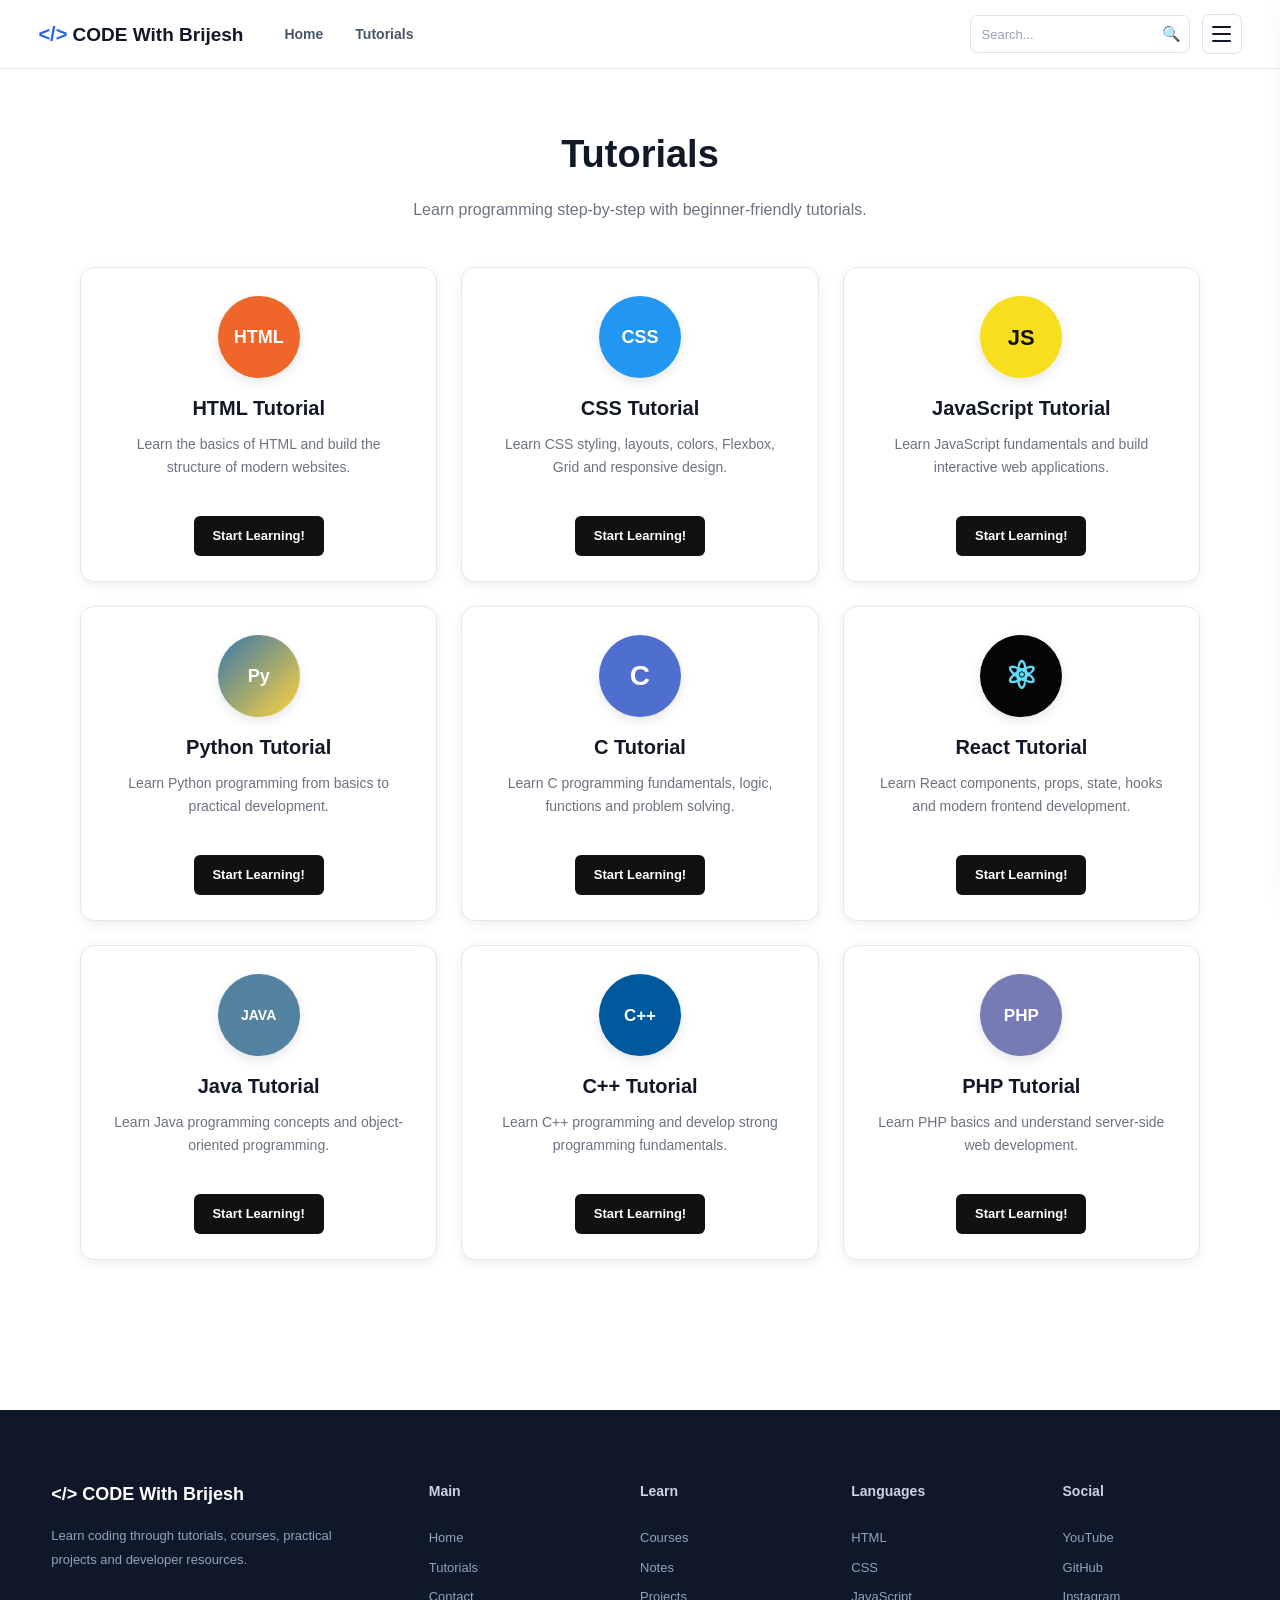
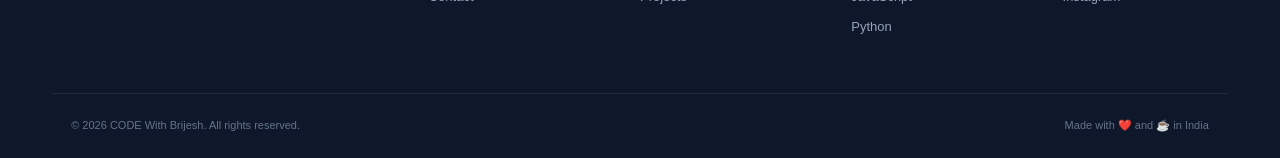
<file: tutorials.html>
<!DOCTYPE html>
<html lang="en">

<head>
    <meta charset="UTF-8">

    <meta name="viewport"
        content="width=device-width, initial-scale=1.0">

    <meta name="description"
        content="CODE With Brijesh Tutorials - Learn HTML, CSS, JavaScript, Python and more.">

    <title>Tutorials - CODE With Brijesh</title>

    <link rel="stylesheet" href="style.css">
</head>

<body>

<!-- =========================================
     HEADER
========================================= -->

<header class="header">

    <div class="header-inner">

        <a href="index.html" class="brand">
            <span>&lt;/&gt;</span>
            CODE With Brijesh
        </a>

        <nav class="main-nav">

            <a href="index.html">
                Home
            </a>

            <a href="tutorials.html" class="active">
                Tutorials
            </a>

        </nav>

        <div class="header-right">

            <div class="search">

                <input
                    type="text"
                    placeholder="Search..."
                    id="searchInput"
                >

                <button id="searchBtn">
                    🔍
                </button>

            </div>

            <button
                class="menu-button"
                id="menuButton"
                aria-label="Open menu"
            >
                <span></span>
                <span></span>
                <span></span>
            </button>

        </div>

    </div>

</header>


<!-- =========================================
     SIDE MENU
========================================= -->

<aside class="side-menu" id="sideMenu">

    <div class="side-menu-top">

        <strong>
            CODE With Brijesh
        </strong>

        <button id="closeMenu">
            ×
        </button>

    </div>

    <div class="side-links">

        <a href="index.html">
            Home
        </a>

        <a href="tutorials.html">
            Tutorials
        </a>

        <a href="courses.html">
            Courses
        </a>

        <a href="notes.html">
            Notes
        </a>

        <a href="projects.html">
            Projects
        </a>

        <a href="contact.html">
            Contact
        </a>

    </div>

    <div class="side-theme">

        <span>
            Dark Mode
        </span>

        <label class="toggle">

            <input
                type="checkbox"
                id="darkMode"
            >

            <span class="toggle-slider"></span>

        </label>

    </div>

</aside>

<div
    class="menu-overlay"
    id="menuOverlay"
></div>


<!-- =========================================
     TUTORIAL PAGE
========================================= -->

<main class="tutorial-page">

    <section class="tutorial-page-header">

        <h1>
            Tutorials
        </h1>

        <p>
            Learn programming step-by-step with
            beginner-friendly tutorials.
        </p>

    </section>


    <!-- =====================================
         TUTORIAL CARDS
    ====================================== -->

    <section class="tutorial-card-grid">


        <!-- HTML -->

        <article class="language-card">

            <div class="language-icon html-icon">
                <span>HTML</span>
            </div>

            <h2>
                HTML Tutorial
            </h2>

            <p>
                Learn the basics of HTML and build
                the structure of modern websites.
            </p>

            <a
                href="html-tutorial.html"
                class="start-learning-btn"
            >
                Start Learning!
            </a>

        </article>


        <!-- CSS -->

        <article class="language-card">

            <div class="language-icon css-icon">
                <span>CSS</span>
            </div>

            <h2>
                CSS Tutorial
            </h2>

            <p>
                Learn CSS styling, layouts, colors,
                Flexbox, Grid and responsive design.
            </p>

            <a
                href="css-tutorial.html"
                class="start-learning-btn"
            >
                Start Learning!
            </a>

        </article>


        <!-- JAVASCRIPT -->

        <article class="language-card">

            <div class="language-icon js-icon">
                <span>JS</span>
            </div>

            <h2>
                JavaScript Tutorial
            </h2>

            <p>
                Learn JavaScript fundamentals and
                build interactive web applications.
            </p>

            <a
                href="javascript-tutorial.html"
                class="start-learning-btn"
            >
                Start Learning!
            </a>

        </article>


        <!-- PYTHON -->

        <article class="language-card">

            <div class="language-icon python-icon">
                <span>Py</span>
            </div>

            <h2>
                Python Tutorial
            </h2>

            <p>
                Learn Python programming from basics
                to practical development.
            </p>

            <a
                href="python-tutorial.html"
                class="start-learning-btn"
            >
                Start Learning!
            </a>

        </article>


        <!-- C -->

        <article class="language-card">

            <div class="language-icon c-icon">
                <span>C</span>
            </div>

            <h2>
                C Tutorial
            </h2>

            <p>
                Learn C programming fundamentals,
                logic, functions and problem solving.
            </p>

            <a
                href="c-tutorial.html"
                class="start-learning-btn"
            >
                Start Learning!
            </a>

        </article>


        <!-- REACT -->

        <article class="language-card">

            <div class="language-icon react-icon">
                <span>⚛</span>
            </div>

            <h2>
                React Tutorial
            </h2>

            <p>
                Learn React components, props, state,
                hooks and modern frontend development.
            </p>

            <a
                href="react-tutorial.html"
                class="start-learning-btn"
            >
                Start Learning!
            </a>

        </article>


        <!-- JAVA -->

        <article class="language-card">

            <div class="language-icon java-icon">
                <span>JAVA</span>
            </div>

            <h2>
                Java Tutorial
            </h2>

            <p>
                Learn Java programming concepts and
                object-oriented programming.
            </p>

            <a
                href="java-tutorial.html"
                class="start-learning-btn"
            >
                Start Learning!
            </a>

        </article>


        <!-- C++ -->

        <article class="language-card">

            <div class="language-icon cpp-icon">
                <span>C++</span>
            </div>

            <h2>
                C++ Tutorial
            </h2>

            <p>
                Learn C++ programming and develop
                strong programming fundamentals.
            </p>

            <a
                href="cpp-tutorial.html"
                class="start-learning-btn"
            >
                Start Learning!
            </a>

        </article>


        <!-- PHP -->

        <article class="language-card">

            <div class="language-icon php-icon">
                <span>PHP</span>
            </div>

            <h2>
                PHP Tutorial
            </h2>

            <p>
                Learn PHP basics and understand
                server-side web development.
            </p>

            <a
                href="php-tutorial.html"
                class="start-learning-btn"
            >
                Start Learning!
            </a>

        </article>


    </section>

</main>


<!-- =========================================
     FOOTER
========================================= -->

<footer class="footer">

    <div class="footer-grid">

        <div class="footer-about">

            <a
                href="index.html"
                class="footer-logo"
            >
                &lt;/&gt; CODE With Brijesh
            </a>

            <p>
                Learn coding through tutorials,
                courses, practical projects and
                developer resources.
            </p>

        </div>


        <div>

            <h3>
                Main
            </h3>

            <a href="index.html">
                Home
            </a>

            <a href="tutorials.html">
                Tutorials
            </a>

            <a href="contact.html">
                Contact
            </a>

        </div>


        <div>

            <h3>
                Learn
            </h3>

            <a href="courses.html">
                Courses
            </a>

            <a href="notes.html">
                Notes
            </a>

            <a href="projects.html">
                Projects
            </a>

        </div>


        <div>

            <h3>
                Languages
            </h3>

            <a href="html-tutorial.html">
                HTML
            </a>

           <a href="css-tutorial.html">CSS</a>

            <a href="javascript-tutorial.html">
                JavaScript
            </a>

            <a href="python-tutorial.html">
                Python
            </a>

        </div>


        <div>

            <h3>
                Social
            </h3>

            <a href="#">
                YouTube
            </a>

            <a href="#">
                GitHub
            </a>

            <a href="#">
                Instagram
            </a>

        </div>

    </div>


    <div class="footer-bottom">

        <span>
            © 2026 CODE With Brijesh.
            All rights reserved.
        </span>

        <span>
            Made with ❤️ and ☕ in India
        </span>

    </div>

</footer>


<script src="script.js"></script>

</body>
</html>
</file>
<file: style.css>
/* =========================================================
   CODE WITH BRIJESH
   MAIN WEBSITE STYLE
========================================================= */

* {
    margin: 0;
    padding: 0;
    box-sizing: border-box;
}

html {
    scroll-behavior: smooth;
}

body {
    font-family: Arial, Helvetica, sans-serif;
    background: #ffffff;
    color: #111827;
    line-height: 1.6;
    transition: 0.3s ease;
}

body.dark {
    background: #0b0f19;
    color: #f8fafc;
}

a {
    text-decoration: none;
    color: inherit;
}

button,
input {
    font-family: inherit;
}


/* =========================================================
   COMMON
========================================================= */

:root {
    --blue: #2563eb;
    --blue-dark: #1d4ed8;
    --black: #111827;
    --gray: #64748b;
    --light: #f8fafc;
    --border: #e5e7eb;
    --white: #ffffff;
}

.section {
    width: min(1180px, 92%);
    margin: auto;
    padding: 95px 0;
}


/* =========================================================
   HEADER
========================================================= */

.header {
    position: sticky;
    top: 0;
    z-index: 1000;

    width: 100%;

    background: rgba(255,255,255,0.96);

    border-bottom: 1px solid #e5e7eb;

    backdrop-filter: blur(12px);
}

body.dark .header {
    background: rgba(11,15,25,0.96);
    border-color: #202938;
}

.header-inner {
    width: min(1250px, 94%);
    height: 68px;

    margin: auto;

    display: flex;
    align-items: center;

    gap: 28px;
}


/* =========================================================
   BRAND
========================================================= */

.brand {
    font-size: 19px;
    font-weight: 800;

    white-space: nowrap;

    color: #111827;
}

body.dark .brand {
    color: white;
}

.brand span {
    color: var(--blue);
    font-size: 20px;
}


/* =========================================================
   NAVIGATION
========================================================= */

.main-nav {
    display: flex;
    align-items: center;
    gap: 6px;
}

.main-nav a {
    padding: 8px 13px;

    color: #475569;

    font-size: 14px;
    font-weight: 600;

    border-radius: 7px;

    transition: 0.25s;
}

.main-nav a:hover {
    color: var(--blue);
    background: #eff6ff;
}

body.dark .main-nav a {
    color: #94a3b8;
}

body.dark .main-nav a:hover {
    color: white;
    background: #172033;
}


/* =========================================================
   HEADER RIGHT
========================================================= */

.header-right {
    margin-left: auto;

    display: flex;
    align-items: center;

    gap: 12px;
}


/* =========================================================
   SEARCH
========================================================= */

.search {
    width: 220px;
    height: 38px;

    display: flex;

    border: 1px solid #dbe1ea;
    border-radius: 7px;

    overflow: hidden;

    background: white;
}

body.dark .search {
    background: #111827;
    border-color: #293548;
}

.search input {
    width: 100%;

    border: 0;
    outline: 0;

    padding: 0 11px;

    font-size: 13px;

    background: transparent;

    color: #111827;
}

body.dark .search input {
    color: white;
}

.search input::placeholder {
    color: #94a3b8;
}

.search button {
    width: 40px;

    border: 0;

    background: transparent;

    cursor: pointer;

    font-size: 15px;
}


/* =========================================================
   THREE LINE MENU
========================================================= */

.menu-button {
    width: 40px;
    height: 40px;

    display: flex;

    flex-direction: column;
    justify-content: center;
    align-items: center;

    gap: 5px;

    border: 1px solid #dbe1ea;

    background: white;

    border-radius: 7px;

    cursor: pointer;
}

.menu-button span {
    width: 19px;
    height: 2px;

    background: #111827;

    border-radius: 5px;
}

body.dark .menu-button {
    background: #111827;
    border-color: #293548;
}

body.dark .menu-button span {
    background: white;
}


/* =========================================================
   SIDE MENU
========================================================= */

.side-menu {
    position: fixed;

    top: 0;
    right: -380px;

    width: 350px;
    max-width: 90%;

    height: 100vh;

    z-index: 3000;

    padding: 25px;

    background: white;

    box-shadow: -15px 0 45px rgba(0,0,0,0.15);

    transition: right 0.3s ease;

    overflow-y: auto;
}

body.dark .side-menu {
    background: #0f172a;
    color: white;
}

.side-menu.active {
    right: 0;
}

.side-menu-top {
    display: flex;

    align-items: center;

    justify-content: space-between;

    padding-bottom: 22px;

    border-bottom: 1px solid #e5e7eb;
}

body.dark .side-menu-top {
    border-color: #263244;
}

.side-menu-top strong {
    font-size: 18px;
}

.side-menu-top button {
    width: 38px;
    height: 38px;

    border: 1px solid #dbe1ea;

    background: #f8fafc;

    border-radius: 7px;

    font-size: 25px;

    cursor: pointer;
}

body.dark .side-menu-top button {
    background: #111827;
    color: white;
    border-color: #293548;
}


/* =========================================================
   SIDE LINKS
========================================================= */

.side-links {
    display: flex;

    flex-direction: column;

    gap: 5px;

    padding-top: 25px;
}

.side-links a {
    padding: 13px 14px;

    border-radius: 8px;

    font-size: 14px;

    font-weight: 600;

    color: #334155;

    transition: 0.2s;
}

.side-links a:hover {
    background: #eff6ff;
    color: var(--blue);
}

body.dark .side-links a {
    color: #cbd5e1;
}

body.dark .side-links a:hover {
    background: #172033;
    color: #60a5fa;
}


/* =========================================================
   DARK MODE OPTION
========================================================= */

.side-theme {
    margin-top: 30px;

    padding-top: 20px;

    border-top: 1px solid #e5e7eb;

    display: flex;

    align-items: center;

    justify-content: space-between;

    font-weight: 600;

    font-size: 14px;
}

body.dark .side-theme {
    border-color: #263244;
}


/* =========================================================
   TOGGLE
========================================================= */

.toggle {
    position: relative;

    width: 48px;
    height: 26px;
}

.toggle input {
    display: none;
}

.toggle-slider {
    position: absolute;

    inset: 0;

    background: #cbd5e1;

    border-radius: 50px;

    cursor: pointer;

    transition: 0.3s;
}

.toggle-slider::before {
    content: "";

    position: absolute;

    width: 20px;
    height: 20px;

    left: 3px;
    top: 3px;

    background: white;

    border-radius: 50%;

    transition: 0.3s;
}

.toggle input:checked + .toggle-slider {
    background: var(--blue);
}

.toggle input:checked + .toggle-slider::before {
    transform: translateX(22px);
}


/* =========================================================
   OVERLAY
========================================================= */

.menu-overlay {
    position: fixed;

    inset: 0;

    z-index: 2500;

    background: rgba(0,0,0,0.45);

    opacity: 0;

    visibility: hidden;

    transition: 0.3s;
}

.menu-overlay.active {
    opacity: 1;
    visibility: visible;
}


/* =========================================================
   ANNOUNCEMENT
========================================================= */

.announcement {
    text-align: center;

    padding: 9px 15px;

    background: #eff6ff;

    color: #1e40af;

    font-size: 13px;

    border-bottom: 1px solid #dbeafe;
}

body.dark .announcement {
    background: #111c32;
    color: #93c5fd;
    border-color: #20304c;
}


/* =========================================================
   HERO
========================================================= */

.hero {
    min-height: 600px;

    position: relative;

    display: flex;

    align-items: center;

    justify-content: center;

    text-align: center;

    overflow: hidden;

    background:
        radial-gradient(
            circle at 15% 20%,
            rgba(37,99,235,0.12),
            transparent 30%
        ),
        radial-gradient(
            circle at 85% 70%,
            rgba(99,102,241,0.10),
            transparent 30%
        ),
        #ffffff;
}

body.dark .hero {
    background:
        radial-gradient(
            circle at 15% 20%,
            rgba(37,99,235,0.17),
            transparent 30%
        ),
        radial-gradient(
            circle at 85% 70%,
            rgba(99,102,241,0.12),
            transparent 30%
        ),
        #0b0f19;
}

.hero-content {
    position: relative;
    z-index: 2;

    width: min(850px, 92%);

    margin: auto;
}

.hero-small {
    color: var(--blue);

    font-size: 12px;

    font-weight: 800;

    letter-spacing: 2px;

    margin-bottom: 18px;
}

.hero h1 {
    font-size: clamp(42px, 7vw, 76px);

    line-height: 1.05;

    letter-spacing: -2.5px;

    margin-bottom: 25px;

    color: #0f172a;
}

body.dark .hero h1 {
    color: white;
}

.hero h1 span {
    display: block;

    color: var(--blue);
}

.hero-text {
    max-width: 690px;

    margin: auto;

    color: #64748b;

    font-size: 17px;

    line-height: 1.8;

    margin-bottom: 32px;
}

body.dark .hero-text {
    color: #94a3b8;
}


/* =========================================================
   HERO BUTTONS
========================================================= */

.hero-buttons {
    display: flex;

    justify-content: center;

    flex-wrap: wrap;

    gap: 12px;
}

.primary-button,
.secondary-button,
.journey-button {
    display: inline-flex;

    align-items: center;

    justify-content: center;

    min-height: 46px;

    padding: 0 22px;

    border-radius: 7px;

    font-size: 14px;

    font-weight: 700;

    transition: 0.25s;
}

.primary-button {
    background: var(--blue);

    color: white;

    box-shadow:
        0 8px 22px rgba(37,99,235,0.22);
}

.primary-button:hover {
    background: var(--blue-dark);

    transform: translateY(-2px);
}

.secondary-button {
    border: 1px solid #dbe1ea;

    background: white;

    color: #334155;
}

.secondary-button:hover {
    border-color: var(--blue);

    color: var(--blue);
}

body.dark .secondary-button {
    background: #111827;

    border-color: #293548;

    color: #e2e8f0;
}


/* =========================================================
   STATS
========================================================= */

.stats {
    width: min(1000px, 92%);

    margin: -25px auto 0;

    position: relative;

    z-index: 5;

    display: grid;

    grid-template-columns: repeat(3, 1fr);

    background: white;

    border: 1px solid #e5e7eb;

    border-radius: 12px;

    box-shadow: 0 15px 45px rgba(15,23,42,0.08);

    overflow: hidden;
}

body.dark .stats {
    background: #111827;

    border-color: #293548;

    box-shadow: 0 15px 45px rgba(0,0,0,0.3);
}

.stat {
    min-height: 120px;

    display: flex;

    flex-direction: column;

    align-items: center;

    justify-content: center;

    border-right: 1px solid #e5e7eb;
}

.stat:last-child {
    border-right: 0;
}

body.dark .stat {
    border-color: #293548;
}

.stat strong {
    color: var(--blue);

    font-size: 28px;

    font-weight: 800;
}

.stat span {
    color: #64748b;

    font-size: 13px;
}


/* =========================================================
   SECTION TITLE
========================================================= */

.section-title {
    text-align: center;

    max-width: 750px;

    margin: 0 auto 48px;
}

.section-title p,
.section-label,
.career-content > p {
    color: var(--blue);

    font-size: 11px;

    font-weight: 800;

    letter-spacing: 1.8px;

    margin-bottom: 10px;
}

.section-title h2,
.career h2 {
    font-size: clamp(30px, 4vw, 46px);

    line-height: 1.15;

    letter-spacing: -1px;

    color: #111827;

    margin-bottom: 15px;
}

body.dark .section-title h2,
body.dark .career h2 {
    color: white;
}

.section-title span {
    color: #64748b;

    font-size: 15px;
}

body.dark .section-title span {
    color: #94a3b8;
}


/* =========================================================
   PRACTICE CARDS
========================================================= */

.practice {
    padding-bottom: 100px;
}

.practice-grid {
    display: grid;

    grid-template-columns: repeat(3, 1fr);

    gap: 20px;
}

.practice-card {
    padding: 30px;

    min-height: 280px;

    background: white;

    border: 1px solid #e5e7eb;

    border-radius: 10px;

    transition: 0.3s;
}

body.dark .practice-card {
    background: #111827;

    border-color: #293548;
}

.practice-card:hover {
    transform: translateY(-6px);

    border-color: #bfdbfe;

    box-shadow: 0 18px 45px rgba(15,23,42,0.08);
}

.practice-icon {
    width: 52px;
    height: 52px;

    display: flex;

    align-items: center;
    justify-content: center;

    margin-bottom: 22px;

    border-radius: 9px;

    background: #eff6ff;

    color: var(--blue);

    font-size: 15px;

    font-weight: 800;
}

body.dark .practice-icon {
    background: #172033;
}

.practice-card h3 {
    font-size: 19px;

    color: #111827;

    margin-bottom: 10px;
}

body.dark .practice-card h3 {
    color: white;
}

.practice-card p {
    color: #64748b;

    font-size: 14px;

    line-height: 1.75;

    margin-bottom: 20px;
}

.practice-card a {
    color: var(--blue);

    font-size: 13px;

    font-weight: 700;
}


/* =========================================================
   CAREER
========================================================= */

.career {
    width: 100%;

    max-width: none;

    padding-left: 8%;
    padding-right: 8%;

    background: #f8fafc;

    border-top: 1px solid #e5e7eb;

    border-bottom: 1px solid #e5e7eb;
}

body.dark .career {
    background: #0f172a;

    border-color: #202c3d;
}

.career-content {
    width: min(900px, 100%);

    margin: auto;

    text-align: center;
}

.career h2 {
    max-width: 800px;

    margin-left: auto;
    margin-right: auto;
}

.career-content > p:not(.section-label) {
    max-width: 650px;

    margin: 0 auto 28px;

    color: #64748b;

    font-size: 15px;
}

body.dark .career-content > p:not(.section-label) {
    color: #94a3b8;
}


/* =========================================================
   COMPANIES
========================================================= */

.company-grid {
    display: grid;

    grid-template-columns: repeat(6, 1fr);

    gap: 12px;
}

.company-grid div {
    min-height: 75px;

    display: flex;

    align-items: center;
    justify-content: center;

    border: 1px solid #e5e7eb;

    border-radius: 7px;

    background: white;

    color: #64748b;

    font-size: 14px;

    font-weight: 700;

    transition: 0.25s;
}

body.dark .company-grid div {
    background: #111827;

    border-color: #293548;

    color: #94a3b8;
}

.company-grid div:hover {
    color: var(--blue);

    border-color: #bfdbfe;

    transform: translateY(-3px);
}


/* =========================================================
   OFFERINGS
========================================================= */

.offerings {
    background: #f8fafc;

    max-width: none;

    padding-left: 8%;
    padding-right: 8%;
}

body.dark .offerings {
    background: #0f172a;
}

.offer-grid {
    width: min(1150px, 100%);

    margin: auto;

    display: grid;

    grid-template-columns: repeat(3, 1fr);

    gap: 18px;
}

.offer-grid article {
    padding: 28px;

    background: white;

    border: 1px solid #e5e7eb;

    border-radius: 9px;

    transition: 0.25s;
}

body.dark .offer-grid article {
    background: #111827;

    border-color: #293548;
}

.offer-grid article:hover {
    transform: translateY(-4px);

    border-color: #bfdbfe;
}

.offer-grid article > span {
    color: #93c5fd;

    font-size: 30px;

    font-weight: 800;
}

.offer-grid h3 {
    margin: 13px 0 8px;

    font-size: 18px;

    color: #111827;
}

body.dark .offer-grid h3 {
    color: white;
}

.offer-grid p {
    color: #64748b;

    font-size: 13px;

    line-height: 1.7;
}


/* =========================================================
   TESTIMONIALS
========================================================= */

.testimonial-grid {
    display: grid;

    grid-template-columns: repeat(2, 1fr);

    gap: 20px;

    width: min(850px, 100%);

    margin: auto;
}

.testimonial {
    padding: 30px;

    background: white;

    border: 1px solid #e5e7eb;

    border-radius: 10px;
}

body.dark .testimonial {
    background: #111827;

    border-color: #293548;
}

.stars {
    color: #f59e0b;

    letter-spacing: 2px;

    margin-bottom: 15px;
}

.testimonial p {
    color: #64748b;

    font-size: 14px;

    line-height: 1.8;

    margin-bottom: 20px;
}

.testimonial strong {
    display: block;

    color: #111827;

    font-size: 14px;
}

body.dark .testimonial strong {
    color: white;
}

.testimonial span {
    color: #94a3b8;

    font-size: 12px;
}


/* =========================================================
   FINAL JOURNEY
========================================================= */

.journey {
    width: min(1150px, 92%);

    margin: 0 auto 100px;

    padding: 80px 25px;

    text-align: center;

    border-radius: 14px;

    color: white;

    background:
        radial-gradient(
            circle at 15% 20%,
            rgba(255,255,255,0.15),
            transparent 25%
        ),
        linear-gradient(
            135deg,
            #2563eb,
            #1d4ed8
        );
}

.journey p {
    font-size: 11px;

    font-weight: 800;

    letter-spacing: 2px;

    opacity: 0.8;

    margin-bottom: 10px;
}

.journey h2 {
    font-size: clamp(30px, 5vw, 48px);

    line-height: 1.1;

    margin-bottom: 14px;
}

.journey span {
    display: block;

    opacity: 0.85;

    font-size: 15px;

    margin-bottom: 28px;
}

.journey-button {
    background: white;

    color: #1d4ed8;
}

.journey-button:hover {
    transform: translateY(-2px);

    background: #f8fafc;
}


/* =========================================================
   FOOTER
========================================================= */

.footer {
    background: #0b1120;

    color: white;

    padding: 70px 0 0;
}

.footer-grid {
    width: min(1200px, 92%);

    margin: auto;

    display: grid;

    grid-template-columns: 2fr repeat(4, 1fr);

    gap: 45px;

    padding-bottom: 55px;
}

.footer-logo {
    display: inline-block;

    color: white;

    font-size: 18px;

    font-weight: 800;

    margin-bottom: 15px;
}

.footer-about p {
    max-width: 300px;

    color: #94a3b8;

    font-size: 13px;

    line-height: 1.8;
}

.footer-grid h3 {
    font-size: 14px;

    margin-bottom: 16px;
}

.footer-grid > div:not(.footer-about) {
    display: flex;

    flex-direction: column;

    align-items: flex-start;

    gap: 9px;
}

.footer-grid a:not(.footer-logo) {
    color: #94a3b8;

    font-size: 13px;

    transition: 0.2s;
}

.footer-grid a:hover {
    color: white;

    transform: translateX(3px);
}


/* =========================================================
   FOOTER BOTTOM
========================================================= */

.footer-bottom {
    width: min(1200px, 92%);

    min-height: 65px;

    margin: auto;

    display: flex;

    align-items: center;

    justify-content: space-between;

    gap: 20px;

    border-top: 1px solid #1e293b;

    color: #64748b;

    font-size: 11px;
}


/* =========================================================
   TABLET
========================================================= */

@media (max-width: 1000px) {

    .main-nav {
        display: none;
    }

    .practice-grid {
        grid-template-columns: 1fr 1fr;
    }

    .company-grid {
        grid-template-columns: repeat(4, 1fr);
    }

    .offer-grid {
        grid-template-columns: 1fr 1fr;
    }

    .footer-grid {
        grid-template-columns: 2fr 1fr 1fr;
    }
}


/* =========================================================
   MOBILE
========================================================= */

@media (max-width: 700px) {

    .header-inner {
        height: 62px;

        gap: 8px;
    }

    .brand {
        font-size: 16px;
    }

    .brand span {
        font-size: 17px;
    }

    .search {
        width: 145px;
    }

    .search input {
        font-size: 11px;
    }

    .hero {
        min-height: 540px;
    }

    .hero h1 {
        font-size: 43px;

        letter-spacing: -1.5px;
    }

    .hero-text {
        font-size: 14px;
    }

    .hero-buttons {
        flex-direction: column;

        width: min(330px, 100%);

        margin: auto;
    }

    .primary-button,
    .secondary-button {
        width: 100%;
    }

    .stats {
        grid-template-columns: 1fr;

        margin-top: 20px;
    }

    .stat {
        min-height: 90px;

        border-right: 0;

        border-bottom: 1px solid #e5e7eb;
    }

    .stat:last-child {
        border-bottom: 0;
    }

    body.dark .stat {
        border-color: #293548;
    }

    .section {
        padding: 70px 0;
    }

    .section-title {
        margin-bottom: 32px;
    }

    .section-title h2,
    .career h2 {
        font-size: 31px;
    }

    .practice-grid {
        grid-template-columns: 1fr;
    }

    .company-grid {
        grid-template-columns: repeat(2, 1fr);
    }

    .offer-grid {
        grid-template-columns: 1fr;
    }

    .testimonial-grid {
        grid-template-columns: 1fr;
    }

    .career {
        padding-left: 4%;
        padding-right: 4%;
    }

    .journey {
        margin-bottom: 70px;

        padding: 60px 20px;
    }

    .footer-grid {
        grid-template-columns: 1fr 1fr;

        gap: 35px 25px;
    }

    .footer-about {
        grid-column: 1 / -1;
    }

    .footer-bottom {
        min-height: 90px;

        flex-direction: column;

        justify-content: center;

        text-align: center;

        padding: 15px 0;
    }
}


/* =========================================================
   SMALL MOBILE
========================================================= */

@media (max-width: 430px) {

    .brand span {
        display: none;
    }

    .search {
        flex: 1;

        width: auto;
    }

    .menu-button {
        flex-shrink: 0;
    }

    .hero h1 {
        font-size: 36px;
    }

    .hero {
        min-height: 500px;
    }

    .company-grid {
        gap: 8px;
    }

    .company-grid div {
        min-height: 62px;

        font-size: 12px;
    }

    .footer-grid {
        grid-template-columns: 1fr;
    }

    .footer-about {
        grid-column: auto;
    }
}


/* =========================================================
   SELECTION
========================================================= */

::selection {
    background: #2563eb;
    color: white;
}


/* =========================================================
   SCROLLBAR
========================================================= */

::-webkit-scrollbar {
    width: 8px;
}

::-webkit-scrollbar-track {
    background: #f1f5f9;
}

::-webkit-scrollbar-thumb {
    background: #94a3b8;

    border-radius: 20px;
}

::-webkit-scrollbar-thumb:hover {
    background: #2563eb;
}









/* =========================================
   TUTORIALS PAGE
   CODE With Brijesh
========================================= */

.tutorial-page {
    width: 100%;
    min-height: 100vh;
    background: var(--bg, #ffffff);
    color: var(--text, #111827);
}


/* =========================================
   TUTORIAL PAGE HEADER
========================================= */

.tutorial-page-header {
    text-align: center;
    padding: 55px 20px 35px;
}

.tutorial-page-header h1 {
    margin: 0 0 12px;
    font-size: 38px;
    font-weight: 800;
}

.tutorial-page-header p {
    margin: 0;
    color: var(--muted, #6b7280);
    font-size: 16px;
}


/* =========================================
   TUTORIAL CARD GRID
========================================= */

.tutorial-card-grid {
    width: min(1120px, 92%);
    margin: 0 auto;
    padding: 10px 0 80px;

    display: grid;
    grid-template-columns:
        repeat(3, minmax(0, 1fr));

    gap: 24px;
}


/* =========================================
   LANGUAGE CARD
========================================= */

.language-card {
    min-height: 315px;
    padding: 28px 24px 25px;

    background: #ffffff;

    border: 1px solid #e5e7eb;
    border-radius: 14px;

    box-shadow:
        0 3px 12px rgba(0, 0, 0, 0.07);

    text-align: center;

    display: flex;
    flex-direction: column;
    align-items: center;

    transition:
        transform 0.25s ease,
        box-shadow 0.25s ease,
        border-color 0.25s ease;
}

.language-card:hover {
    transform: translateY(-5px);

    box-shadow:
        0 12px 30px rgba(0, 0, 0, 0.12);

    border-color: #d1d5db;
}


/* =========================================
   LANGUAGE ICON
========================================= */

.language-icon {
    width: 82px;
    height: 82px;

    border-radius: 50%;

    display: flex;
    align-items: center;
    justify-content: center;

    margin-bottom: 17px;

    font-weight: 800;
    font-size: 18px;

    box-shadow:
        0 4px 12px rgba(0, 0, 0, 0.10);
}

.language-icon span {
    display: block;
}


/* HTML */

.html-icon {
    background: #f06529;
    color: #ffffff;
}


/* CSS */

.css-icon {
    background: #2196f3;
    color: #ffffff;
}


/* JavaScript */

.js-icon {
    background: #f7df1e;
    color: #111111;
    font-size: 22px;
}


/* Python */

.python-icon {
    background: linear-gradient(
        135deg,
        #3776ab,
        #ffd43b
    );

    color: #ffffff;
}


/* C */

.c-icon {
    background: #4f6fce;
    color: #ffffff;
    font-size: 28px;
}


/* React */

.react-icon {
    background: #050505;
    color: #61dafb;
    font-size: 38px;
}


/* Java */

.java-icon {
    background: #5382a1;
    color: #ffffff;
    font-size: 14px;
}


/* C++ */

.cpp-icon {
    background: #00599c;
    color: #ffffff;
    font-size: 17px;
}


/* PHP */

.php-icon {
    background: #777bb4;
    color: #ffffff;
    font-size: 17px;
}


/* =========================================
   CARD TEXT
========================================= */

.language-card h2 {
    margin: 0 0 12px;

    font-size: 20px;
    line-height: 1.3;

    color: #111827;
}

.language-card p {
    margin: 0;

    max-width: 290px;

    color: #6b7280;

    font-size: 14px;
    line-height: 1.65;
}


/* =========================================
   START LEARNING BUTTON
========================================= */

.start-learning-btn {
    display: inline-flex;

    align-items: center;
    justify-content: center;

    margin-top: auto;

    min-width: 130px;

    padding: 10px 18px;

    background: #111111;
    color: #ffffff;

    border-radius: 6px;

    text-decoration: none;

    font-size: 13px;
    font-weight: 700;

    transition:
        background 0.2s ease,
        transform 0.2s ease;
}

.start-learning-btn:hover {
    background: #2563eb;
    transform: translateY(-2px);
}


/* =========================================
   DARK MODE
========================================= */

body.dark .tutorial-page {
    background: #0b1120;
    color: #f8fafc;
}

body.dark .tutorial-page-header p {
    color: #94a3b8;
}

body.dark .language-card {
    background: #111827;

    border-color: #263244;

    box-shadow:
        0 8px 25px rgba(0, 0, 0, 0.25);
}

body.dark .language-card:hover {
    border-color: #3b82f6;
}

body.dark .language-card h2 {
    color: #f8fafc;
}

body.dark .language-card p {
    color: #94a3b8;
}

body.dark .start-learning-btn {
    background: #f8fafc;
    color: #111827;
}

body.dark .start-learning-btn:hover {
    background: #3b82f6;
    color: #ffffff;
}


/* =========================================
   MOBILE
========================================= */

@media (max-width: 800px) {

    .tutorial-page-header {
        padding:
            40px 18px 25px;
    }

    .tutorial-page-header h1 {
        font-size: 32px;
    }

    .tutorial-card-grid {
        width: 92%;

        grid-template-columns:
            repeat(2, minmax(0, 1fr));

        gap: 18px;
    }

    .language-card {
        min-height: 300px;
        padding: 22px 15px;
    }

    .language-icon {
        width: 72px;
        height: 72px;
    }

    .language-card h2 {
        font-size: 18px;
    }

    .language-card p {
        font-size: 13px;
    }

}


/* =========================================
   SMALL MOBILE
========================================= */

@media (max-width: 520px) {

    .tutorial-page-header {
        padding:
            30px 15px 22px;
    }

    .tutorial-page-header h1 {
        font-size: 30px;
    }

    .tutorial-page-header p {
        font-size: 14px;
    }


    .tutorial-card-grid {
        width: 92%;

        grid-template-columns: 1fr;

        gap: 18px;

        padding-bottom: 50px;
    }


    .language-card {
        min-height: 305px;

        padding:
            25px 20px;
    }


    .language-icon {
        width: 78px;
        height: 78px;
    }


    .language-card h2 {
        font-size: 20px;
    }


    .language-card p {
        max-width: 310px;

        font-size: 14px;
    }


    .start-learning-btn {
        min-width: 140px;

        padding:
            11px 20px;

        font-size: 13px;
    }
}




/* =========================================
   COURSES PAGE - HEADER & FOOTER FIX
========================================= */

/* HEADER */
.header {
    width: 100%;
    position: sticky;
    top: 0;
    z-index: 1000;
    background: var(--bg-color, #ffffff);
    border-bottom: 1px solid #e5e7eb;
}

.nav-container {
    width: min(1200px, calc(100% - 32px));
    min-height: 70px;
    margin: 0 auto;

    display: flex;
    align-items: center;
    justify-content: space-between;
    gap: 20px;
}

/* LOGO */
.logo {
    text-decoration: none;
    color: #111827;
    font-size: 21px;
    font-weight: 800;
    white-space: nowrap;
}

.logo span {
    color: #7c3aed;
}

/* DESKTOP NAV */
.desktop-nav {
    display: flex;
    align-items: center;
    gap: 25px;
}

.desktop-nav a {
    text-decoration: none;
    color: #475569;
    font-size: 14px;
    font-weight: 600;
    transition: .2s;
}

.desktop-nav a:hover,
.desktop-nav a.active {
    color: #7c3aed;
}

/* RIGHT SIDE */
.nav-right {
    display: flex;
    align-items: center;
    gap: 12px;
}

/* SEARCH */
.search-box {
    height: 40px;
    display: flex;
    align-items: center;
    border: 1px solid #dbe1ea;
    border-radius: 8px;
    overflow: hidden;
    background: #fff;
}

.search-box input {
    width: 170px;
    height: 100%;
    border: 0;
    outline: none;
    padding: 0 12px;
    font-size: 13px;
    background: transparent;
}

.search-box button {
    width: 40px;
    height: 100%;
    border: 0;
    background: transparent;
    cursor: pointer;
    font-size: 19px;
}

/* HAMBURGER */
.menu-toggle {
    width: 42px;
    height: 42px;
    border: 0;
    background: transparent;
    display: none;
    flex-direction: column;
    justify-content: center;
    align-items: center;
    gap: 5px;
    cursor: pointer;
}

.menu-toggle span {
    width: 23px;
    height: 2px;
    background: #111827;
    border-radius: 10px;
}


/* =========================================
   SIDE MENU
========================================= */

.side-menu {
    position: fixed;
    top: 0;
    right: -320px;

    width: 290px;
    height: 100vh;

    padding: 25px;

    background: #ffffff;
    box-shadow: -10px 0 35px rgba(0,0,0,.15);

    z-index: 2000;

    display: flex;
    flex-direction: column;
    gap: 5px;

    transition: right .3s ease;
}

.side-menu.open {
    right: 0;
}

.close-menu {
    align-self: flex-end;

    width: 38px;
    height: 38px;

    border: 0;
    border-radius: 8px;

    background: #f1f5f9;
    font-size: 25px;
    cursor: pointer;
}

.side-menu-logo {
    margin: 15px 0 25px;

    font-size: 21px;
    font-weight: 800;
}

.side-menu-logo span {
    color: #7c3aed;
}

.side-menu a {
    padding: 13px 12px;
    border-radius: 8px;

    color: #334155;
    text-decoration: none;
    font-weight: 600;
}

.side-menu a:hover {
    background: #f1f5f9;
    color: #7c3aed;
}

.side-divider {
    height: 1px;
    background: #e5e7eb;
    margin: 15px 0;
}

.dark-mode-btn {
    border: 0;
    padding: 13px 12px;
    border-radius: 8px;

    background: #f1f5f9;
    color: #334155;

    text-align: left;
    font-weight: 600;
    cursor: pointer;
}

.menu-overlay {
    position: fixed;
    inset: 0;

    background: rgba(0,0,0,.45);

    z-index: 1500;

    opacity: 0;
    visibility: hidden;

    transition: .25s;
}

.menu-overlay.show {
    opacity: 1;
    visibility: visible;
}


/* =========================================
   FOOTER
========================================= */

.footer {
    width: 100%;
    margin-top: 70px;

    background: #0f172a;
    color: #cbd5e1;
}

.footer-container {
    width: min(1200px, calc(100% - 32px));
    margin: auto;

    padding: 55px 0 40px;

    display: grid;
    grid-template-columns: 2fr 1fr 1fr 1fr;
    gap: 45px;
}

.footer-column h3 {
    margin: 0 0 15px;

    color: #ffffff;
    font-size: 20px;
}

.footer-column h4 {
    margin: 0 0 16px;

    color: #ffffff;
    font-size: 15px;
}

.footer-column p {
    max-width: 320px;

    margin: 0;

    color: #94a3b8;

    font-size: 14px;
    line-height: 1.7;
}

.footer-column a {
    display: block;

    margin-bottom: 10px;

    color: #94a3b8;
    text-decoration: none;

    font-size: 14px;

    transition: .2s;
}

.footer-column a:hover {
    color: #ffffff;
    transform: translateX(2px);
}

.footer-bottom {
    border-top: 1px solid #1e293b;

    padding: 20px;

    text-align: center;
}

.footer-bottom p {
    margin: 0;

    color: #64748b;

    font-size: 13px;
}


/* =========================================
   DARK MODE
========================================= */

body.dark .header {
    background: #0b0f19;
    border-color: #1f2937;
}

body.dark .logo {
    color: #ffffff;
}

body.dark .desktop-nav a {
    color: #94a3b8;
}

body.dark .desktop-nav a:hover,
body.dark .desktop-nav a.active {
    color: #a78bfa;
}

body.dark .search-box {
    background: #111827;
    border-color: #374151;
}

body.dark .search-box input {
    color: #ffffff;
}

body.dark .menu-toggle span {
    background: #ffffff;
}

body.dark .side-menu {
    background: #111827;
}

body.dark .close-menu,
body.dark .dark-mode-btn {
    background: #1f2937;
    color: #ffffff;
}

body.dark .side-menu-logo {
    color: #ffffff;
}

body.dark .side-menu a {
    color: #cbd5e1;
}

body.dark .side-menu a:hover {
    background: #1f2937;
}

body.dark .side-divider {
    background: #374151;
}


/* =========================================
   MOBILE HEADER + FOOTER
========================================= */

@media (max-width: 700px) {

    .nav-container {
        min-height: 62px;
        width: calc(100% - 24px);
    }

    .logo {
        font-size: 18px;
    }

    .desktop-nav {
        display: none;
    }

    .search-box {
        display: none;
    }

    .menu-toggle {
        display: flex;
    }

    .footer-container {
        grid-template-columns: 1fr 1fr;
        gap: 30px 20px;

        padding: 40px 0 30px;
    }

    .footer-column:first-child {
        grid-column: 1 / -1;
    }
}


@media (max-width: 430px) {

    .footer-container {
        grid-template-columns: 1fr;
        gap: 25px;
    }

    .footer-column:first-child {
        grid-column: auto;
    }

    .footer {
        margin-top: 45px;
    }
}

/* =====================================================
   COURSE DETAIL PAGE
===================================================== */

.course-detail-page {
    width: min(1200px, calc(100% - 32px));
    margin: auto;
    padding: 25px 0 70px;
}

.course-breadcrumb {
    display: flex;
    gap: 9px;
    align-items: center;
    color: #64748b;
    font-size: 13px;
    margin-bottom: 30px;
}

.course-breadcrumb a {
    color: #7c3aed;
    text-decoration: none;
    font-weight: 600;
}


/* HERO */

.course-hero {
    display: grid;
    grid-template-columns: 1fr 370px;
    gap: 55px;
    align-items: start;
    padding: 30px 0 55px;
}

.course-badges {
    display: flex;
    gap: 9px;
    margin-bottom: 18px;
}

.badge-hot,
.badge-language {
    padding: 6px 10px;
    border-radius: 6px;
    font-size: 12px;
    font-weight: 700;
}

.badge-hot {
    background: #fef3c7;
    color: #92400e;
}

.badge-language {
    background: #ede9fe;
    color: #6d28d9;
}

.course-hero h1 {
    font-size: clamp(34px, 5vw, 52px);
    line-height: 1.12;
    margin: 0 0 20px;
    color: #111827;
}

.course-short-description {
    max-width: 720px;
    font-size: 17px;
    line-height: 1.75;
    color: #64748b;
    margin-bottom: 25px;
}

.course-info {
    display: flex;
    flex-wrap: wrap;
    gap: 15px;
    color: #64748b;
    font-size: 13px;
}


/* BUY CARD */

.course-buy-card {
    border: 1px solid #e2e8f0;
    border-radius: 14px;
    overflow: hidden;
    background: #fff;
    box-shadow: 0 15px 45px rgba(15,23,42,.10);
}

.course-preview {
    aspect-ratio: 16 / 9;
    background:
        radial-gradient(circle at 20% 20%, #7c3aed, transparent 35%),
        radial-gradient(circle at 80% 80%, #2563eb, transparent 35%),
        #111827;
    display: flex;
    align-items: center;
    justify-content: center;
}

.preview-content {
    text-align: center;
    color: white;
}

.preview-content span {
    display: flex;
    width: 58px;
    height: 58px;
    border-radius: 50%;
    background: rgba(255,255,255,.15);
    align-items: center;
    justify-content: center;
    margin: auto;
    font-size: 23px;
}

.preview-content p {
    margin-top: 10px;
    font-size: 13px;
}

.buy-content {
    padding: 22px;
}

.price {
    font-size: 31px;
    font-weight: 800;
    color: #111827;
}

.price del {
    font-size: 14px;
    color: #94a3b8;
    margin-left: 7px;
}

.price-note {
    color: #64748b;
    font-size: 12px;
}

.buy-btn,
.sidebar-btn {
    display: flex;
    justify-content: center;
    align-items: center;
    padding: 13px;
    border-radius: 8px;
    background: #7c3aed;
    color: white;
    text-decoration: none;
    font-weight: 700;
    margin-top: 15px;
}

.buy-btn:hover,
.sidebar-btn:hover {
    background: #6d28d9;
}

.secure-note {
    text-align: center;
    margin-top: 13px;
    color: #94a3b8;
    font-size: 12px;
}


/* LAYOUT */

.course-layout {
    display: grid;
    grid-template-columns: minmax(0, 1fr) 300px;
    gap: 40px;
}

.course-section {
    margin-bottom: 42px;
}

.course-section h2 {
    margin: 0 0 20px;
    font-size: 27px;
    color: #111827;
}


/* INCLUDES */

.includes-grid {
    display: grid;
    grid-template-columns: repeat(2, 1fr);
    gap: 13px;
}

.include-item {
    display: flex;
    align-items: center;
    gap: 13px;
    padding: 16px;
    border: 1px solid #e5e7eb;
    border-radius: 10px;
}

.include-icon {
    font-size: 22px;
}

.include-item strong {
    display: block;
    font-size: 14px;
    color: #1e293b;
}

.include-item small {
    display: block;
    margin-top: 4px;
    color: #64748b;
    font-size: 12px;
}


/* LEARN */

.learn-grid {
    display: grid;
    grid-template-columns: repeat(2, 1fr);
    gap: 13px;
}

.learn-grid div {
    padding: 12px 14px;
    color: #475569;
    font-size: 14px;
}


/* CONTENT */

.content-heading {
    display: flex;
    align-items: center;
    justify-content: space-between;
    gap: 15px;
}

.content-heading h2 {
    margin-bottom: 5px;
}

.content-heading p {
    color: #64748b;
    font-size: 13px;
    margin: 0 0 20px;
}

.expand-all {
    border: 1px solid #dbe1ea;
    background: white;
    border-radius: 7px;
    padding: 9px 13px;
    cursor: pointer;
    font-size: 12px;
    font-weight: 600;
}

.accordion-item {
    border: 1px solid #e2e8f0;
    border-radius: 9px;
    margin-bottom: 10px;
    overflow: hidden;
}

.accordion-header {
    width: 100%;
    border: 0;
    background: white;
    padding: 17px;
    display: flex;
    align-items: center;
    justify-content: space-between;
    cursor: pointer;
    text-align: left;
    color: #1e293b;
    font-size: 14px;
    font-weight: 600;
}

.accordion-header b {
    margin-right: 10px;
    color: #7c3aed;
}

.accordion-body {
    display: none;
    padding: 0 18px 17px;
    color: #64748b;
    font-size: 13px;
}

.accordion-body div {
    padding: 7px 0;
}

.accordion-item.open .accordion-body {
    display: block;
}

.accordion-item.open .accordion-header > span:last-child {
    transform: rotate(45deg);
}


/* REQUIREMENTS */

.requirements-list {
    padding-left: 20px;
    color: #475569;
    line-height: 2;
}


/* DESCRIPTION */

.course-description-full {
    color: #64748b;
    line-height: 1.8;
    font-size: 15px;
}


/* FAQ */

.faq-item {
    border-bottom: 1px solid #e2e8f0;
}

.faq-question {
    width: 100%;
    padding: 17px 0;
    border: 0;
    background: transparent;
    display: flex;
    justify-content: space-between;
    text-align: left;
    cursor: pointer;
    color: #1e293b;
    font-size: 14px;
    font-weight: 600;
}

.faq-answer {
    display: none;
    color: #64748b;
    font-size: 13px;
    line-height: 1.7;
    padding: 0 0 18px;
}

.faq-item.open .faq-answer {
    display: block;
}


/* SIDEBAR */

.course-sidebar {
    position: relative;
}

.sidebar-card {
    position: sticky;
    top: 90px;
    border: 1px solid #e2e8f0;
    border-radius: 12px;
    padding: 22px;
    background: #fff;
}

.sidebar-card h3 {
    margin-top: 0;
}

.sidebar-price {
    font-size: 26px;
    font-weight: 800;
}

.sidebar-price del {
    color: #94a3b8;
    font-size: 13px;
    margin-left: 5px;
}

.sidebar-line {
    height: 1px;
    background: #e5e7eb;
    margin: 20px 0;
}

.sidebar-card p {
    color: #64748b;
    font-size: 13px;
}


/* DARK */

body.dark .course-hero h1,
body.dark .course-section h2,
body.dark .price,
body.dark .include-item strong {
    color: white;
}

body.dark .course-short-description,
body.dark .course-info,
body.dark .course-description-full,
body.dark .requirements-list {
    color: #94a3b8;
}

body.dark .course-buy-card,
body.dark .sidebar-card,
body.dark .include-item,
body.dark .accordion-item {
    background: #111827;
    border-color: #1f2937;
}

body.dark .accordion-header {
    background: #111827;
    color: #e5e7eb;
}

body.dark .accordion-body,
body.dark .faq-answer {
    color: #94a3b8;
}

body.dark .expand-all {
    background: #111827;
    color: #e5e7eb;
    border-color: #374151;
}


/* MOBILE */

@media (max-width: 850px) {

    .course-hero {
        grid-template-columns: 1fr;
        gap: 30px;
    }

    .course-layout {
        grid-template-columns: 1fr;
    }

    .course-sidebar {
        display: none;
    }
}


@media (max-width: 600px) {

    .course-detail-page {
        width: calc(100% - 24px);
        padding-top: 18px;
    }

    .course-hero {
        padding-top: 15px;
    }

    .course-hero h1 {
        font-size: 32px;
    }

    .course-short-description {
        font-size: 14px;
    }

    .course-info {
        flex-direction: column;
        gap: 8px;
    }

    .includes-grid,
    .learn-grid {
        grid-template-columns: 1fr;
    }

    .content-heading {
        align-items: flex-start;
        flex-direction: column;
    }

    .expand-all {
        margin-bottom: 12px;
    }

    .course-section h2 {
        font-size: 23px;
    }

    .accordion-header {
        padding: 14px;
        font-size: 13px;
    }

}
</file>
